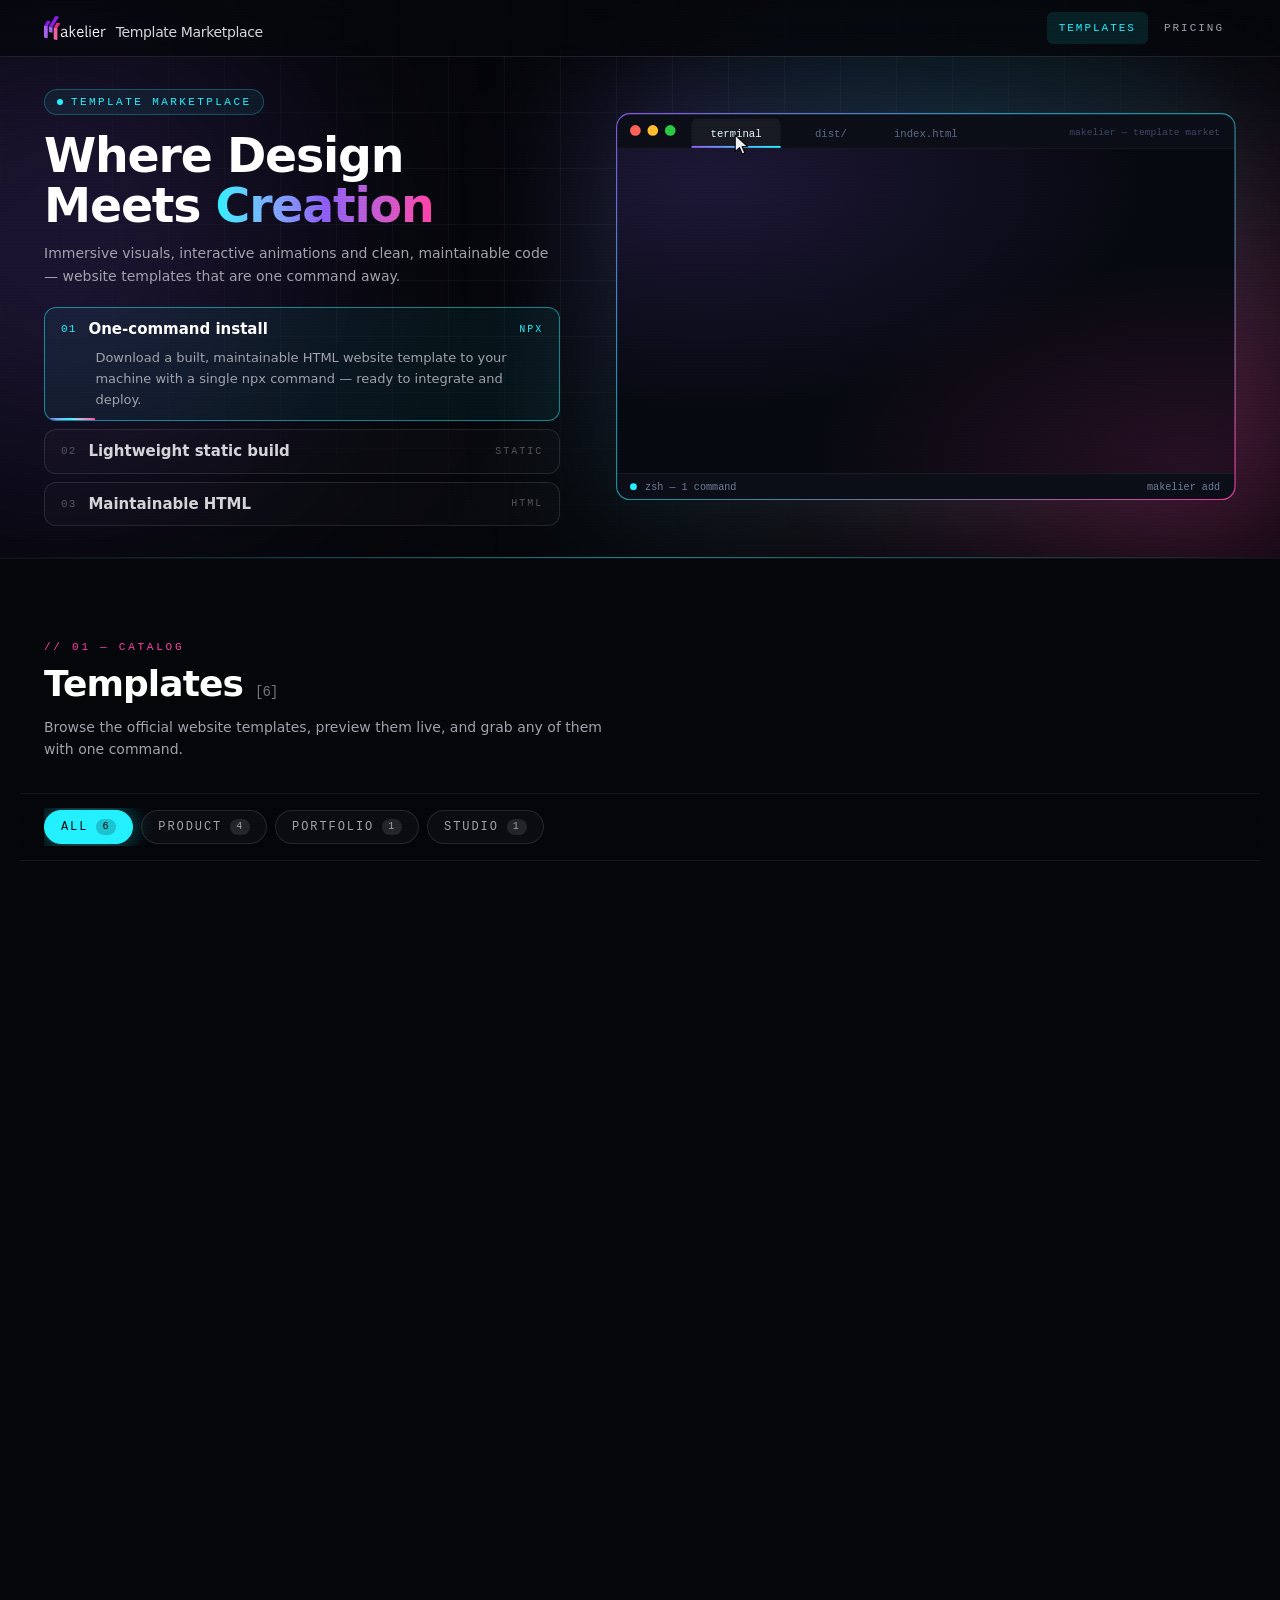
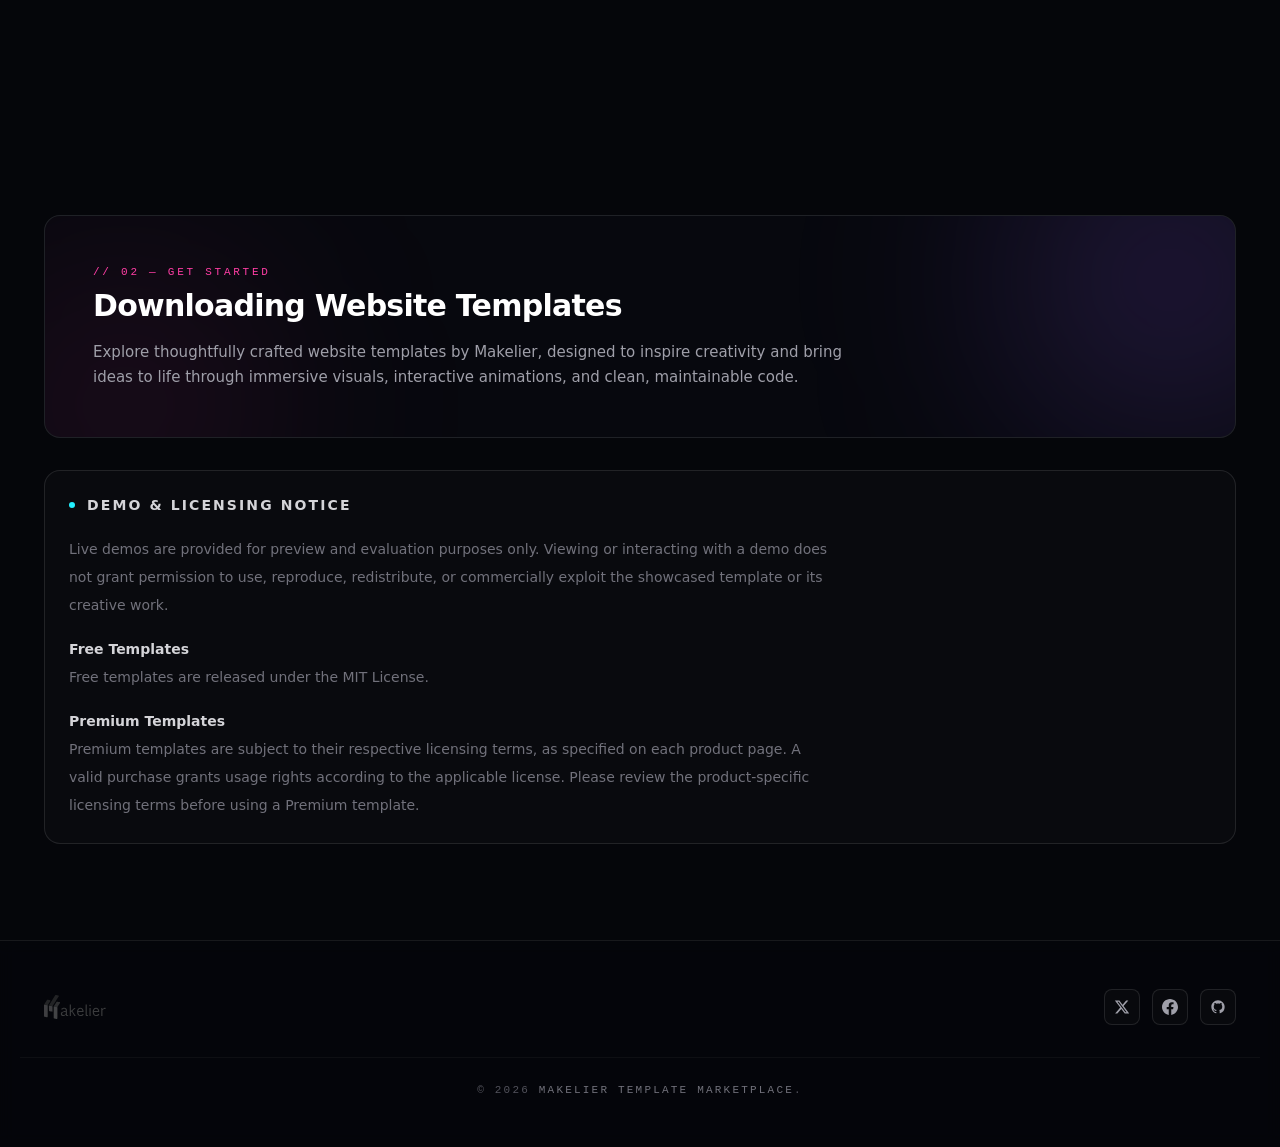
<file: index.html>
<!DOCTYPE html>
<html lang="en-US">
    <head>
        <meta charset="UTF-8">
        <meta name="viewport" content="width=device-width, initial-scale=1">
        <meta name="description" content="Where Design Meets Creation.">
        <title>Makelier Template Marketplace</title>
        <link rel="stylesheet" href="./assets/home-CZGFvpOu.css">
        <link rel="stylesheet" href="./assets/preload-helper-fKOXsXaS.css">
    </head>
    <body class="mkl-page mkl-page--home">
        <div
            class="mkl-catalog-root mkl:relative mkl:min-h-screen mkl:overflow-x-clip mkl:bg-ink-950 mkl:font-sans mkl:text-zinc-300">
            <div
                aria-hidden="true"
                class="mkl:pointer-events-none mkl:fixed mkl:inset-0 mkl:z-[70] mkl:opacity-[.06] mkl:mix-blend-overlay mkl:bg-[repeating-linear-gradient(0deg,#fff_0,#fff_1px,transparent_1px,transparent_3px)]"></div>
            <nav
                data-component="site-nav"
                data-site-nav="true"
                data-open="false"
                class="mkl:group/nav mkl:fixed mkl:inset-x-0 mkl:top-0 mkl:z-50 mkl:border-b mkl:border-white/[0.06]">
                <div
                    aria-hidden="true"
                    class="mkl:pointer-events-none mkl:absolute mkl:inset-0 mkl:-z-10 mkl:bg-ink-950/70 mkl:backdrop-blur-xl"></div>
                <div
                    class="mkl:mx-auto mkl:flex mkl:h-14 mkl:w-full mkl:max-w-[1240px] mkl:items-center mkl:justify-between mkl:px-6">
                    <a
                        href="./"
                        class="mkl:inline-flex mkl:items-center mkl:gap-2.5 mkl:text-zinc-100 mkl:transition-opacity mkl:hover:opacity-80"
                        title="Makelier Template Marketplace">
                        <svg
                            data-component="logo"
                            class="mkl:h-6 mkl:w-auto mkl:shrink-0"
                            xmlns="http://www.w3.org/2000/svg"
                            height="24"
                            viewBox="0 0 2645 1029">
                            <path
                                fill-rule="evenodd"
                                fill="currentColor"
                                d="M2634.275,605.662 C2627.975,603.984 2619.993,603.142 2610.337,603.142 C2582.407,603.142 2559.203,609.442 2540.728,622.041 C2522.248,634.640 2510.382,647.032 2505.136,659.208 L2505.136,897.327 L2455.370,897.327 L2455.370,604.087 C2454.947,576.1000 2454.317,561.359 2453.480,557.156 L2500.411,557.156 C2501.878,562.619 2502.980,569.913 2503.718,579.047 C2504.452,588.181 2504.821,600.101 2504.821,614.796 C2520.988,595.480 2539.940,580.149 2561.673,568.810 C2583.406,557.471 2606.030,551.802 2629.550,551.802 C2632.276,551.802 2635.165,552.013 2638.212,552.432 C2641.253,552.855 2643.512,553.273 2644.984,553.692 L2634.275,605.662 ZM2235.833,861.421 C2257.458,861.421 2276.357,856.908 2292.529,847.877 C2308.696,838.851 2323.603,825.410 2337.255,807.560 L2373.162,836.538 C2358.250,856.278 2340.139,872.287 2318.829,884.571 C2297.514,896.855 2269.639,902.997 2235.204,902.997 C2190.684,902.997 2154.885,887.199 2127.798,855.594 C2100.710,823.993 2087.166,779.424 2087.166,721.887 C2087.166,671.703 2099.450,630.811 2124.018,599.205 C2148.586,567.605 2184.596,551.802 2232.054,551.802 C2272.159,551.802 2303.868,562.826 2327.176,584.874 C2350.484,606.922 2363.604,637.686 2366.547,677.161 C2367.807,692.073 2368.122,707.714 2367.492,724.092 L2139.452,724.092 C2139.452,761.682 2148.059,793.967 2165.279,820.946 C2182.495,847.931 2206.014,861.421 2235.833,861.421 ZM2316.782,690.075 C2315.940,662.987 2309.222,639.679 2296.623,620.151 C2284.024,600.623 2262.291,590.859 2231.424,590.859 C2201.816,590.859 2179.453,600.992 2164.335,621.253 C2149.216,641.520 2141.130,664.459 2140.082,690.075 L2316.782,690.075 ZM1974.721,477.153 C1966.738,477.153 1959.759,474.269 1953.775,468.491 C1947.790,462.719 1944.798,455.528 1944.798,446.916 C1944.798,439.356 1947.525,432.427 1952.988,426.128 C1958.445,419.828 1965.690,416.678 1974.721,416.678 C1983.540,416.678 1990.627,419.828 1995.981,426.128 C2001.336,432.427 2004.013,439.356 2004.013,446.916 C2004.013,455.528 2001.070,462.719 1995.194,468.491 C1989.313,474.269 1982.487,477.153 1974.721,477.153 ZM1865.740,898.115 C1860.700,899.478 1855.661,900.526 1850.621,901.265 C1845.582,901.998 1840.857,902.367 1836.447,902.367 C1820.069,902.367 1807.312,897.121 1798.178,886.618 C1789.044,876.121 1784.477,860.476 1784.477,839.687 L1784.477,403.764 L1834.243,403.764 L1834.243,827.718 C1834.243,840.529 1836.762,849.245 1841.802,853.861 C1846.842,858.482 1855.661,860.791 1868.260,860.791 C1869.938,860.791 1872.404,860.687 1875.662,860.476 C1878.915,860.269 1882.222,859.954 1885.583,859.531 L1892.828,888.508 C1889.048,890.191 1884.845,891.870 1880.229,893.548 C1875.608,895.231 1870.780,896.752 1865.740,898.115 ZM1564.626,861.421 C1586.250,861.421 1605.149,856.908 1621.321,847.877 C1637.488,838.851 1652.395,825.410 1666.047,807.560 L1701.954,836.538 C1687.042,856.278 1668.931,872.287 1647.621,884.571 C1626.306,896.855 1598.431,902.997 1563.996,902.997 C1519.476,902.997 1483.677,887.199 1456.590,855.594 C1429.502,823.993 1415.958,779.424 1415.958,721.887 C1415.958,671.703 1428.242,630.811 1452.810,599.205 C1477.378,567.605 1513.388,551.802 1560.846,551.802 C1600.951,551.802 1632.660,562.826 1655.968,584.874 C1679.276,606.922 1692.396,637.686 1695.339,677.161 C1696.599,692.073 1696.914,707.714 1696.284,724.092 L1468.244,724.092 C1468.244,761.682 1476.851,793.967 1494.072,820.946 C1511.287,847.931 1534.806,861.421 1564.626,861.421 ZM1645.574,690.075 C1644.732,662.987 1638.014,639.679 1625.415,620.151 C1612.816,600.623 1591.083,590.859 1560.216,590.859 C1530.608,590.859 1508.245,600.992 1493.127,621.253 C1478.008,641.520 1469.922,664.459 1468.874,690.075 L1645.574,690.075 ZM1302.883,897.327 L1188.233,705.509 L1153.585,735.116 L1153.585,897.327 L1103.820,897.327 L1103.820,403.764 L1153.585,403.764 L1153.585,688.500 L1295.008,557.156 L1355.483,557.156 L1218.155,681.256 L1361.783,897.327 L1302.883,897.327 ZM986.650,902.997 C975.099,902.997 964.651,898.637 955.310,889.926 C945.964,881.215 940.240,866.145 938.144,844.727 L936.254,844.727 C918.822,864.049 899.766,878.587 879.086,888.351 C858.401,898.115 836.299,902.997 812.784,902.997 C784.644,902.997 762.335,895.595 745.853,880.791 C729.366,865.988 721.127,844.624 721.127,816.694 C721.127,786.880 730.576,762.519 749.475,743.621 C768.373,724.722 793.778,710.972 825.698,702.359 C857.614,693.751 893.521,689.445 933.419,689.445 L933.419,662.987 C933.419,635.063 927.484,616.056 915.623,605.977 C903.758,595.898 888.270,590.859 869.165,590.859 C845.015,590.859 823.700,595.849 805.225,605.820 C786.745,615.796 773.305,624.669 764.909,632.435 L738.766,598.733 C749.475,587.605 766.902,576.1000 791.051,566.921 C815.196,556.841 841.654,551.802 870.425,551.802 C904.648,551.802 931.948,560.518 952.318,577.945 C972.894,595.376 983.185,619.629 983.185,650.703 L983.185,802.206 C983.185,828.033 985.282,844.781 989.484,852.444 C993.682,860.111 1001.138,863.940 1011.848,863.940 C1018.984,863.940 1026.228,863.207 1033.581,861.735 L1041.455,884.729 C1035.786,890.191 1027.754,894.601 1017.360,897.957 C1006.965,901.314 996.729,902.997 986.650,902.997 ZM933.419,717.163 C886.173,717.793 848.111,725.775 819.241,741.101 C790.367,756.431 775.933,778.479 775.933,807.245 C775.933,825.095 780.815,838.221 790.579,846.617 C800.343,855.018 813.621,859.216 830.423,859.216 C851.418,859.216 871.788,854.491 891.528,845.042 C911.263,835.593 925.230,826.882 933.419,818.899 L933.419,717.163 ZM1999.604,897.327 L1949.838,897.327 L1949.838,557.156 L1999.604,557.156 L1999.604,897.327 Z"></path>
                            <path
                                fill-rule="evenodd"
                                stroke-width="0px"
                                stroke-linecap="butt"
                                stroke-linejoin="miter"
                                fill="rgb(130, 31, 225)"
                                d="M0.756,417.115 L126.853,215.074 C126.853,215.074 133.839,202.717 160.376,207.380 C162.193,207.554 260.369,225.499 260.369,225.499 C260.369,225.499 280.713,235.756 269.485,263.868 C269.469,264.178 159.327,441.260 159.327,441.260 L0.756,417.115 "></path>
                            <path
                                fill-rule="evenodd"
                                stroke-width="0px"
                                stroke-linecap="butt"
                                stroke-linejoin="miter"
                                fill="rgb(168, 96, 235)"
                                d="M0.756,417.115 L1.301,908.302 C1.301,908.302 1.769,924.969 20.705,927.881 C21.507,928.177 136.252,948.819 136.252,948.819 C136.252,948.819 159.633,950.320 159.452,909.422 C159.722,907.855 159.327,441.260 159.327,441.260 L0.756,417.115 Z"></path>
                            <path
                                fill-rule="evenodd"
                                stroke-width="0px"
                                stroke-linecap="butt"
                                stroke-linejoin="miter"
                                fill="rgb(168, 96, 235)"
                                d="M207.586,454.287 L214.813,680.487 C214.813,680.487 217.021,694.510 243.508,699.455 C245.271,699.930 343.500,717.574 343.500,717.574 C343.500,717.574 366.149,715.108 365.493,684.843 C365.588,684.547 364.548,487.319 364.548,487.319 L207.586,454.287 "></path>
                            <path
                                fill-rule="evenodd"
                                stroke-width="0px"
                                stroke-linecap="butt"
                                stroke-linejoin="miter"
                                fill="rgb(130, 31, 225)"
                                d="M207.586,454.287 L480.355,12.626 C480.355,12.626 486.639,-2.818 505.392,1.100 C506.248,1.104 620.940,22.037 620.940,22.037 C620.940,22.037 643.362,28.837 628.848,67.072 C628.552,68.634 364.548,487.319 364.548,487.319 L207.586,454.287 Z"></path>
                            <path
                                fill-rule="evenodd"
                                stroke-width="0px"
                                stroke-linecap="butt"
                                stroke-linejoin="miter"
                                fill="rgb(219, 45, 122)"
                                d="M416.420,496.788 L542.517,294.747 C542.517,294.747 549.502,282.390 576.040,287.053 C577.857,287.227 676.033,305.172 676.033,305.172 C676.033,305.172 696.377,315.428 685.148,343.540 C685.133,343.850 574.991,520.932 574.991,520.932 L416.420,496.788 "></path>
                            <path
                                fill-rule="evenodd"
                                stroke-width="0px"
                                stroke-linecap="butt"
                                stroke-linejoin="miter"
                                fill="rgb(235, 96, 158)"
                                d="M416.420,496.788 L416.965,987.974 C416.965,987.974 417.433,1004.642 436.368,1007.554 C437.171,1007.849 551.916,1028.491 551.916,1028.491 C551.916,1028.491 575.297,1029.992 575.116,989.094 C575.386,987.527 574.991,520.932 574.991,520.932 L416.420,496.788 Z"></path>
                        </svg>
                        <span
                            class="mkl:pt-2 mkl:whitespace-nowrap mkl:font-sans mkl:text-xs mkl:font-medium mkl:tracking-tight mkl:text-zinc-300 mkl:sm:text-sm">Template Marketplace</span>
                    </a>
                    <div
                        class="mkl:hidden mkl:items-center mkl:gap-1 mkl:font-mono mkl:text-[11px] mkl:uppercase mkl:tracking-[.18em] mkl:md:flex"><a
                        href="./"
                        aria-current="page"
                        class="mkl:rounded-md mkl:bg-neon-cyan/10 mkl:px-2.5 mkl:py-2 mkl:text-neon-cyan mkl:transition-colors mkl:hover:text-neon-cyan mkl:sm:px-3">Templates</a><a
                        href="./pricing.html"
                        class="mkl:rounded-md mkl:px-2.5 mkl:py-2 mkl:text-zinc-400 mkl:transition-colors mkl:hover:text-neon-cyan mkl:sm:px-3">Pricing</a></div>
                    <button
                        type="button"
                        data-nav-toggle="true"
                        data-label-open="Open menu"
                        data-label-close="Close menu"
                        aria-label="Open menu"
                        aria-expanded="false"
                        aria-controls="mkl-site-nav-panel"
                        class="mkl:-mr-2 mkl:inline-flex mkl:size-11 mkl:cursor-pointer mkl:items-center mkl:justify-center mkl:rounded-md mkl:text-zinc-200 mkl:transition-colors mkl:hover:text-neon-cyan mkl:focus-visible:outline-2 mkl:focus-visible:outline-neon-cyan mkl:md:hidden mkl:group-data-[open=true]/nav:text-neon-cyan"><span aria-hidden="true" class="mkl:relative mkl:block mkl:h-4 mkl:w-5"><span
                        class="mkl:absolute mkl:left-0 mkl:h-0.5 mkl:w-full mkl:rounded-full mkl:bg-current mkl:transition-all mkl:duration-300 mkl:top-0 mkl:group-data-[open=true]/nav:translate-y-[7px] mkl:group-data-[open=true]/nav:rotate-45"></span><span
                        class="mkl:absolute mkl:left-0 mkl:h-0.5 mkl:w-full mkl:rounded-full mkl:bg-current mkl:transition-all mkl:duration-300 mkl:top-[7px] mkl:group-data-[open=true]/nav:scale-x-0 mkl:group-data-[open=true]/nav:opacity-0"></span><span
                        class="mkl:absolute mkl:left-0 mkl:h-0.5 mkl:w-full mkl:rounded-full mkl:bg-current mkl:transition-all mkl:duration-300 mkl:top-[14px] mkl:group-data-[open=true]/nav:-translate-y-[7px] mkl:group-data-[open=true]/nav:-rotate-45"></span></span></button>
                </div>
                <div
                    id="mkl-site-nav-panel"
                    data-nav-panel="true"
                    class="mkl:invisible mkl:fixed mkl:inset-x-0 mkl:bottom-0 mkl:top-14 mkl:z-40 mkl:-translate-y-2 mkl:overflow-y-auto mkl:overscroll-contain mkl:bg-ink-950/95 mkl:opacity-0 mkl:backdrop-blur-2xl mkl:transition-[opacity,translate,visibility] mkl:duration-300 mkl:md:hidden mkl:group-data-[open=true]/nav:visible mkl:group-data-[open=true]/nav:translate-y-0 mkl:group-data-[open=true]/nav:opacity-100">
                    <ul
                        data-nav-list="true"
                        class="mkl:mx-auto mkl:w-full mkl:max-w-[1240px] mkl:border-t mkl:border-white/[0.04]">
                        <li><a
                            href="./"
                            aria-current="page"
                            class="mkl:flex mkl:items-center mkl:gap-4 mkl:border-b mkl:border-white/[0.06] mkl:px-6 mkl:py-5 mkl:font-mono mkl:text-sm mkl:uppercase mkl:tracking-[.18em] mkl:transition-colors mkl:active:bg-white/[0.06] mkl:focus-visible:outline-2 mkl:focus-visible:-outline-offset-2 mkl:focus-visible:outline-neon-cyan mkl:bg-neon-cyan/[0.07] mkl:text-neon-cyan"><span class="mkl:text-[11px] mkl:tracking-widest mkl:text-neon-cyan">01</span><span>Templates</span><span aria-hidden="true" class="mkl:ml-auto mkl:text-zinc-600">→</span></a></li>
                        <li><a
                            href="./pricing.html"
                            class="mkl:flex mkl:items-center mkl:gap-4 mkl:border-b mkl:border-white/[0.06] mkl:px-6 mkl:py-5 mkl:font-mono mkl:text-sm mkl:uppercase mkl:tracking-[.18em] mkl:transition-colors mkl:active:bg-white/[0.06] mkl:focus-visible:outline-2 mkl:focus-visible:-outline-offset-2 mkl:focus-visible:outline-neon-cyan mkl:text-zinc-300 mkl:hover:text-neon-cyan"><span class="mkl:text-[11px] mkl:tracking-widest mkl:text-zinc-600">02</span><span>Pricing</span><span aria-hidden="true" class="mkl:ml-auto mkl:text-zinc-600">→</span></a></li>
                    </ul>
                </div>
            </nav>
            <header
                data-component="hero-demo"
                id="mkl-hero"
                class="mkl:relative mkl:isolate mkl:flex mkl:min-h-[max(50svh,520px)] mkl:items-center mkl:overflow-hidden mkl:border-b mkl:border-white/[0.06] mkl:pt-14">
                <div aria-hidden="true" class="mkl:pointer-events-none mkl:absolute mkl:inset-0 mkl:-z-10">
                    <div
                        class="mkl:absolute mkl:inset-0 mkl:bg-[linear-gradient(rgba(255,255,255,.04)_1px,transparent_1px),linear-gradient(90deg,rgba(255,255,255,.04)_1px,transparent_1px)] mkl:bg-[size:56px_56px] mkl:[mask-image:radial-gradient(ellipse_75%_85%_at_50%_35%,#000_25%,transparent_80%)]"></div>
                    <div
                        class="mkl:absolute mkl:inset-0 mkl:bg-[radial-gradient(520px_circle_at_var(--mx,72%)_var(--my,38%),rgba(34,240,255,.10),transparent_65%)]"></div>
                    <div
                        class="mkl:absolute mkl:-left-40 mkl:top-6 mkl:size-[440px] mkl:rounded-full mkl:bg-neon-violet/20 mkl:blur-[130px]"></div>
                    <div
                        class="mkl:absolute mkl:-right-32 mkl:top-1/3 mkl:size-[400px] mkl:rounded-full mkl:bg-neon-pink/15 mkl:blur-[130px]"></div>
                    <div
                        class="mkl:absolute mkl:inset-x-0 mkl:bottom-0 mkl:h-px mkl:bg-linear-to-r mkl:from-transparent mkl:via-neon-cyan/50 mkl:to-transparent"></div>
                </div>
                <div
                    class="mkl:mx-auto mkl:grid mkl:w-full mkl:max-w-[1240px] mkl:items-center mkl:gap-10 mkl:px-6 mkl:py-8 mkl:lg:grid-cols-[minmax(0,5fr)_minmax(0,6fr)] mkl:lg:gap-14">
                    <div>
                        <p
                            data-hero-in="true"
                            class="mkl:mb-4 mkl:inline-flex mkl:items-center mkl:gap-2 mkl:rounded-full mkl:border mkl:border-neon-cyan/25 mkl:bg-neon-cyan/[0.06] mkl:px-3 mkl:py-1 mkl:font-mono mkl:text-[11px] mkl:uppercase mkl:tracking-[.22em] mkl:text-neon-cyan"><span class="mkl:size-1.5 mkl:animate-pulse-dot mkl:rounded-full mkl:bg-neon-cyan"></span>Template Marketplace</p>
                        <h1
                            data-hero-in="true"
                            class="mkl:text-[clamp(2rem,3.7vw,3.2rem)] mkl:font-extrabold mkl:leading-[1.04] mkl:tracking-tight mkl:text-white"><span><span class="mkl:sr-only">Makelier Template Marketplace — </span>Where Design Meets <span
                            class="mkl-glitch mkl:bg-linear-to-r mkl:from-neon-cyan mkl:via-neon-violet mkl:to-neon-pink mkl:bg-clip-text mkl:text-transparent"
                            data-text="Creation">Creation</span></span></h1>
                        <p
                            data-hero-in="true"
                            class="mkl:mt-3 mkl:max-w-[34rem] mkl:text-sm mkl:leading-relaxed mkl:text-zinc-400">Immersive visuals, interactive animations and clean, maintainable code — website templates that are one command away.</p>
                        <div data-hero-features="true" role="tablist" class="mkl:mt-5 mkl:flex mkl:flex-col mkl:gap-2">
                            <button
                                type="button"
                                role="tab"
                                data-hero-in="true"
                                data-feature="get"
                                aria-selected="true"
                                aria-controls="mkl-win"
                                tabindex="0"
                                class="mkl:group mkl:relative mkl:cursor-pointer mkl:overflow-hidden mkl:rounded-xl mkl:border mkl:border-white/10 mkl:bg-white/[0.02] mkl:px-4 mkl:py-2.5 mkl:text-left mkl:transition-colors mkl:duration-300 mkl:hover:border-white/25 mkl:focus-visible:outline-2 mkl:focus-visible:outline-offset-2 mkl:focus-visible:outline-neon-cyan mkl:aria-selected:border-neon-cyan/50 mkl:aria-selected:bg-neon-cyan/[0.06]"><span class="mkl:flex mkl:items-center mkl:gap-3"><span
                                class="mkl:font-mono mkl:text-[11px] mkl:tracking-widest mkl:text-zinc-600 mkl:transition-colors mkl:group-aria-selected:text-neon-cyan">01</span><span
                                class="mkl:text-[15px] mkl:font-semibold mkl:text-zinc-300 mkl:transition-colors mkl:group-aria-selected:text-white">One-command install</span><span
                                class="mkl:ml-auto mkl:font-mono mkl:text-[10px] mkl:uppercase mkl:tracking-[.2em] mkl:text-zinc-600 mkl:transition-colors mkl:group-aria-selected:text-neon-cyan">npx</span></span><span
                                class="mkl:grid mkl:grid-rows-[0fr] mkl:transition-[grid-template-rows] mkl:duration-500 mkl:ease-out mkl:group-aria-selected:grid-rows-[1fr]"><span class="mkl:overflow-hidden"><span
                                class="mkl:block mkl:pl-[2.15rem] mkl:pt-1.5 mkl:text-[13px] mkl:leading-relaxed mkl:text-zinc-400">Download a built, maintainable HTML website template to your machine with a single npx command — ready to integrate and deploy.</span></span></span><span
                                data-progress="true"
                                class="mkl:absolute mkl:inset-x-0 mkl:bottom-0 mkl:h-[2px] mkl:origin-left mkl:scale-x-0 mkl:bg-linear-to-r mkl:from-neon-violet mkl:via-neon-cyan mkl:to-neon-pink"></span></button>
                            <button
                                type="button"
                                role="tab"
                                data-hero-in="true"
                                data-feature="static"
                                aria-selected="false"
                                aria-controls="mkl-win"
                                tabindex="-1"
                                class="mkl:group mkl:relative mkl:cursor-pointer mkl:overflow-hidden mkl:rounded-xl mkl:border mkl:border-white/10 mkl:bg-white/[0.02] mkl:px-4 mkl:py-2.5 mkl:text-left mkl:transition-colors mkl:duration-300 mkl:hover:border-white/25 mkl:focus-visible:outline-2 mkl:focus-visible:outline-offset-2 mkl:focus-visible:outline-neon-cyan mkl:aria-selected:border-neon-cyan/50 mkl:aria-selected:bg-neon-cyan/[0.06]"><span class="mkl:flex mkl:items-center mkl:gap-3"><span
                                class="mkl:font-mono mkl:text-[11px] mkl:tracking-widest mkl:text-zinc-600 mkl:transition-colors mkl:group-aria-selected:text-neon-cyan">02</span><span
                                class="mkl:text-[15px] mkl:font-semibold mkl:text-zinc-300 mkl:transition-colors mkl:group-aria-selected:text-white">Lightweight static build</span><span
                                class="mkl:ml-auto mkl:font-mono mkl:text-[10px] mkl:uppercase mkl:tracking-[.2em] mkl:text-zinc-600 mkl:transition-colors mkl:group-aria-selected:text-neon-cyan">static</span></span><span
                                class="mkl:grid mkl:grid-rows-[0fr] mkl:transition-[grid-template-rows] mkl:duration-500 mkl:ease-out mkl:group-aria-selected:grid-rows-[1fr]"><span class="mkl:overflow-hidden"><span
                                class="mkl:block mkl:pl-[2.15rem] mkl:pt-1.5 mkl:text-[13px] mkl:leading-relaxed mkl:text-zinc-400">Pages and their assets ship as standalone static files. No runtime framework required.</span></span></span><span
                                data-progress="true"
                                class="mkl:absolute mkl:inset-x-0 mkl:bottom-0 mkl:h-[2px] mkl:origin-left mkl:scale-x-0 mkl:bg-linear-to-r mkl:from-neon-violet mkl:via-neon-cyan mkl:to-neon-pink"></span></button>
                            <button
                                type="button"
                                role="tab"
                                data-hero-in="true"
                                data-feature="html"
                                aria-selected="false"
                                aria-controls="mkl-win"
                                tabindex="-1"
                                class="mkl:group mkl:relative mkl:cursor-pointer mkl:overflow-hidden mkl:rounded-xl mkl:border mkl:border-white/10 mkl:bg-white/[0.02] mkl:px-4 mkl:py-2.5 mkl:text-left mkl:transition-colors mkl:duration-300 mkl:hover:border-white/25 mkl:focus-visible:outline-2 mkl:focus-visible:outline-offset-2 mkl:focus-visible:outline-neon-cyan mkl:aria-selected:border-neon-cyan/50 mkl:aria-selected:bg-neon-cyan/[0.06]"><span class="mkl:flex mkl:items-center mkl:gap-3"><span
                                class="mkl:font-mono mkl:text-[11px] mkl:tracking-widest mkl:text-zinc-600 mkl:transition-colors mkl:group-aria-selected:text-neon-cyan">03</span><span
                                class="mkl:text-[15px] mkl:font-semibold mkl:text-zinc-300 mkl:transition-colors mkl:group-aria-selected:text-white">Maintainable HTML</span><span
                                class="mkl:ml-auto mkl:font-mono mkl:text-[10px] mkl:uppercase mkl:tracking-[.2em] mkl:text-zinc-600 mkl:transition-colors mkl:group-aria-selected:text-neon-cyan">html</span></span><span
                                class="mkl:grid mkl:grid-rows-[0fr] mkl:transition-[grid-template-rows] mkl:duration-500 mkl:ease-out mkl:group-aria-selected:grid-rows-[1fr]"><span class="mkl:overflow-hidden"><span
                                class="mkl:block mkl:pl-[2.15rem] mkl:pt-1.5 mkl:text-[13px] mkl:leading-relaxed mkl:text-zinc-400">Clear, readable structure that is easy to build on. Deploy through a CDN, Nginx, or any static host.</span></span></span><span
                                data-progress="true"
                                class="mkl:absolute mkl:inset-x-0 mkl:bottom-0 mkl:h-[2px] mkl:origin-left mkl:scale-x-0 mkl:bg-linear-to-r mkl:from-neon-violet mkl:via-neon-cyan mkl:to-neon-pink"></span></button>
                        </div>
                    </div>
                    <div id="mkl-win-wrap" class="mkl:relative">
                        <div
                            aria-hidden="true"
                            class="mkl:absolute mkl:-inset-6 mkl:-z-10 mkl:rounded-[2rem] mkl:bg-linear-to-br mkl:from-neon-violet/25 mkl:via-neon-cyan/10 mkl:to-neon-pink/25 mkl:blur-3xl"></div>
                        <div id="mkl-win-tilt" class="mkl:animate-float">
                            <svg
                                id="mkl-win"
                                class="mkl:block mkl:h-auto mkl:w-full mkl:overflow-visible"
                                viewBox="0 0 640 400"
                                role="img">
                                <defs>
                                    <linearGradient id="mkl-g-border" x1="0" y1="0" x2="1" y2="1">
                                        <stop offset="0" stop-color="#8b5cf6" stop-opacity=".9"></stop>
                                        <stop offset=".45" stop-color="#22f0ff" stop-opacity=".55"></stop>
                                        <stop offset="1" stop-color="#ff3ea5" stop-opacity=".9"></stop>
                                    </linearGradient>
                                    <linearGradient id="mkl-g-bar" x1="0" y1="0" x2="1" y2="0">
                                        <stop offset="0" stop-color="#8b5cf6"></stop>
                                        <stop offset="1" stop-color="#22f0ff"></stop>
                                    </linearGradient>
                                    <radialGradient id="mkl-g-glow-a" cx=".15" cy=".1" r=".7">
                                        <stop offset="0" stop-color="#8b5cf6" stop-opacity=".16"></stop>
                                        <stop offset="1" stop-color="#8b5cf6" stop-opacity="0"></stop>
                                    </radialGradient>
                                    <radialGradient id="mkl-g-glow-b" cx=".92" cy=".95" r=".6">
                                        <stop offset="0" stop-color="#ff3ea5" stop-opacity=".12"></stop>
                                        <stop offset="1" stop-color="#ff3ea5" stop-opacity="0"></stop>
                                    </radialGradient>
                                    <clipPath id="mkl-win-round">
                                        <rect x="0" y="0" width="640" height="400" rx="14"></rect>
                                    </clipPath>
                                    <clipPath id="mkl-win-content">
                                        <rect x="0" y="37" width="640" height="335"></rect>
                                    </clipPath>
                                </defs>
                                <rect x=".6" y=".6" width="638.8" height="398.8" rx="14" fill="#070910"></rect>
                                <g clip-path="url(#mkl-win-round)">
                                    <rect x="0" y="37" width="640" height="335" fill="url(#mkl-g-glow-a)"></rect>
                                    <rect x="0" y="37" width="640" height="335" fill="url(#mkl-g-glow-b)"></rect>
                                    <g clip-path="url(#mkl-win-content)">
                                        <g data-scene="get" opacity="0"></g>
                                        <g data-scene="static" opacity="0"></g>
                                        <g data-scene="html" opacity="0">
                                            <rect x="0" y="37" width="44" height="335" fill="#090c13"></rect>
                                            <line
                                                x1="44.5"
                                                y1="37"
                                                x2="44.5"
                                                y2="372"
                                                stroke="#ffffff"
                                                stroke-opacity=".05"></line>
                                            <g data-scroll="true"></g>
                                        </g>
                                    </g>
                                    <rect x="0" y="0" width="640" height="36" fill="#0b0e16"></rect>
                                    <line x1="0" y1="36.5" x2="640" y2="36.5" stroke="#ffffff" stroke-opacity=".07"></line>
                                    <circle cx="20" cy="18" r="5.5" fill="#ff5f57"></circle>
                                    <circle cx="38" cy="18" r="5.5" fill="#febc2e"></circle>
                                    <circle cx="56" cy="18" r="5.5" fill="#28c840"></circle>
                                    <rect
                                        id="mkl-tabhl"
                                        x="78"
                                        y="6"
                                        width="92"
                                        height="30"
                                        rx="6"
                                        fill="#ffffff"
                                        fill-opacity=".05"></rect>
                                    <rect id="mkl-tabline" x="78" y="34" width="92" height="2" fill="url(#mkl-g-bar)"></rect>
                                    <g
                                        font-family="ui-monospace, 'JetBrains Mono', 'SF Mono', Menlo, Consolas, monospace"
                                        font-size="11"
                                        text-anchor="middle">
                                        <text data-tab="get" x="124" y="25" fill="#5b6785">terminal</text>
                                        <text data-tab="static" x="222" y="25" fill="#5b6785">dist/</text>
                                        <text data-tab="html" x="320" y="25" fill="#5b6785">index.html</text>
                                    </g>
                                    <text
                                        x="624"
                                        y="23"
                                        text-anchor="end"
                                        fill="#3a4561"
                                        font-size="10"
                                        font-family="ui-monospace, 'JetBrains Mono', 'SF Mono', Menlo, Consolas, monospace">makelier — template market</text>
                                    <rect x="0" y="372" width="640" height="28" fill="#0b0e16"></rect>
                                    <line x1="0" y1="372.5" x2="640" y2="372.5" stroke="#ffffff" stroke-opacity=".07"></line>
                                    <circle id="mkl-status-dot" cx="18" cy="386" r="3.5" fill="#22f0ff"></circle>
                                    <text
                                        id="mkl-status-l"
                                        x="30"
                                        y="389.5"
                                        fill="#6d7a99"
                                        font-size="10.5"
                                        font-family="ui-monospace, 'JetBrains Mono', 'SF Mono', Menlo, Consolas, monospace">zsh</text>
                                    <text
                                        id="mkl-status-r"
                                        x="624"
                                        y="389.5"
                                        text-anchor="end"
                                        fill="#6d7a99"
                                        font-size="10.5"
                                        font-family="ui-monospace, 'JetBrains Mono', 'SF Mono', Menlo, Consolas, monospace">makelier</text>
                                    <g
                                        id="mkl-deploy"
                                        opacity="0"
                                        font-family="ui-monospace, 'JetBrains Mono', 'SF Mono', Menlo, Consolas, monospace"
                                        font-size="10">
                                        <text x="340" y="389.5" fill="#6d7a99">DEPLOY ▸</text>
                                        <g data-chip="cdn">
                                            <rect
                                                x="404"
                                                y="378"
                                                width="42"
                                                height="16"
                                                rx="8"
                                                fill="#22f0ff"
                                                fill-opacity="0"
                                                stroke="#22f0ff"
                                                stroke-opacity=".25"></rect>
                                            <text x="425" y="389.5" text-anchor="middle" fill="#8fa0c4">CDN</text>
                                        </g>
                                        <g data-chip="nginx">
                                            <rect
                                                x="452"
                                                y="378"
                                                width="52"
                                                height="16"
                                                rx="8"
                                                fill="#22f0ff"
                                                fill-opacity="0"
                                                stroke="#22f0ff"
                                                stroke-opacity=".25"></rect>
                                            <text x="478" y="389.5" text-anchor="middle" fill="#8fa0c4">Nginx</text>
                                        </g>
                                        <g data-chip="static">
                                            <rect
                                                x="510"
                                                y="378"
                                                width="108"
                                                height="16"
                                                rx="8"
                                                fill="#22f0ff"
                                                fill-opacity="0"
                                                stroke="#22f0ff"
                                                stroke-opacity=".25"></rect>
                                            <text x="564" y="389.5" text-anchor="middle" fill="#8fa0c4">Static hosting</text>
                                        </g>
                                    </g>
                                </g>
                                <rect
                                    x=".6"
                                    y=".6"
                                    width="638.8"
                                    height="398.8"
                                    rx="14"
                                    fill="none"
                                    stroke="url(#mkl-g-border)"
                                    stroke-width="1.2"></rect>
                                <circle
                                    id="mkl-ripple"
                                    cx="0"
                                    cy="0"
                                    r="0"
                                    fill="none"
                                    stroke="#22f0ff"
                                    stroke-width="1.5"
                                    opacity="0"></circle>
                                <g id="mkl-cursor" opacity="0">
                                    <path
                                        d="M0 0 L0 17 L4.4 12.9 L7.3 19.6 L10 18.4 L7.1 11.8 L12.8 11.8 Z"
                                        fill="#ffffff"
                                        stroke="#05060a"
                                        stroke-width="1.2"
                                        stroke-linejoin="round"></path>
                                </g>
                            </svg>
                        </div>
                    </div>
                </div>
            </header>
            <main id="top" class="mkl:relative">
                <section
                    data-component="template-catalog"
                    id="templates"
                    class="mkl:mx-auto mkl:w-full mkl:max-w-[1240px] mkl:scroll-mt-20 mkl:px-6 mkl:pb-24 mkl:pt-20">
                    <div class="mkl:mb-8">
                        <p class="mkl:font-mono mkl:text-[11px] mkl:uppercase mkl:tracking-[.25em] mkl:text-neon-pink">// 01 — Catalog</p>
                        <h2
                            class="mkl:mt-2 mkl:flex mkl:items-baseline mkl:gap-3 mkl:text-3xl mkl:font-bold mkl:tracking-tight mkl:text-white mkl:sm:text-4xl">Templates<span class="mkl:font-mono mkl:text-sm mkl:font-normal mkl:text-zinc-500" aria-live="polite">[<span id="mkl-shown">6</span>]</span></h2>
                        <p class="mkl:mt-3 mkl:max-w-xl mkl:text-sm mkl:leading-relaxed mkl:text-zinc-400">Browse the official website templates, preview them live, and grab any of them with one command.</p>
                    </div>
                    <div
                        class="mkl-catalog__filter-bar mkl:sticky mkl:top-14 mkl:z-30 mkl:mb-8 mkl:-mx-6 mkl:border-y mkl:border-white/[0.06] mkl:bg-ink-950/85 mkl:px-6 mkl:py-3.5 mkl:backdrop-blur-xl">
                        <div
                            id="mkl-filter"
                            role="group"
                            class="mkl:flex mkl:w-full mkl:items-center mkl:gap-2 mkl:overflow-x-auto mkl:py-0.5 mkl:[scrollbar-width:none] mkl:[&amp;::-webkit-scrollbar]:hidden">
                            <button
                                type="button"
                                data-filter="all"
                                aria-pressed="true"
                                class="mkl:group mkl:inline-flex mkl:shrink-0 mkl:cursor-pointer mkl:items-center mkl:gap-2 mkl:rounded-full mkl:border mkl:border-white/10 mkl:bg-white/[0.03] mkl:px-4 mkl:py-2 mkl:font-mono mkl:text-xs mkl:uppercase mkl:tracking-[.16em] mkl:text-zinc-400 mkl:transition-[color,background-color,border-color,box-shadow] mkl:duration-300 mkl:hover:border-white/20 mkl:hover:text-white mkl:focus-visible:outline-2 mkl:focus-visible:outline-offset-2 mkl:focus-visible:outline-neon-cyan mkl:aria-pressed:border-neon-cyan mkl:aria-pressed:bg-neon-cyan mkl:aria-pressed:text-ink-950 mkl:aria-pressed:shadow-[0_0_26px_-4px_rgba(34,240,255,.7)]">All<span
                                class="mkl:rounded-full mkl:bg-white/10 mkl:px-1.5 mkl:py-px mkl:text-[10px] mkl:group-aria-pressed:bg-ink-950/20">6</span></button>
                            <button
                                type="button"
                                data-filter="product"
                                aria-pressed="false"
                                class="mkl:group mkl:inline-flex mkl:shrink-0 mkl:cursor-pointer mkl:items-center mkl:gap-2 mkl:rounded-full mkl:border mkl:border-white/10 mkl:bg-white/[0.03] mkl:px-4 mkl:py-2 mkl:font-mono mkl:text-xs mkl:uppercase mkl:tracking-[.16em] mkl:text-zinc-400 mkl:transition-[color,background-color,border-color,box-shadow] mkl:duration-300 mkl:hover:border-white/20 mkl:hover:text-white mkl:focus-visible:outline-2 mkl:focus-visible:outline-offset-2 mkl:focus-visible:outline-neon-cyan mkl:aria-pressed:border-neon-cyan mkl:aria-pressed:bg-neon-cyan mkl:aria-pressed:text-ink-950 mkl:aria-pressed:shadow-[0_0_26px_-4px_rgba(34,240,255,.7)]">Product<span
                                class="mkl:rounded-full mkl:bg-white/10 mkl:px-1.5 mkl:py-px mkl:text-[10px] mkl:group-aria-pressed:bg-ink-950/20">4</span></button>
                            <button
                                type="button"
                                data-filter="portfolio"
                                aria-pressed="false"
                                class="mkl:group mkl:inline-flex mkl:shrink-0 mkl:cursor-pointer mkl:items-center mkl:gap-2 mkl:rounded-full mkl:border mkl:border-white/10 mkl:bg-white/[0.03] mkl:px-4 mkl:py-2 mkl:font-mono mkl:text-xs mkl:uppercase mkl:tracking-[.16em] mkl:text-zinc-400 mkl:transition-[color,background-color,border-color,box-shadow] mkl:duration-300 mkl:hover:border-white/20 mkl:hover:text-white mkl:focus-visible:outline-2 mkl:focus-visible:outline-offset-2 mkl:focus-visible:outline-neon-cyan mkl:aria-pressed:border-neon-cyan mkl:aria-pressed:bg-neon-cyan mkl:aria-pressed:text-ink-950 mkl:aria-pressed:shadow-[0_0_26px_-4px_rgba(34,240,255,.7)]">Portfolio<span
                                class="mkl:rounded-full mkl:bg-white/10 mkl:px-1.5 mkl:py-px mkl:text-[10px] mkl:group-aria-pressed:bg-ink-950/20">1</span></button>
                            <button
                                type="button"
                                data-filter="studio"
                                aria-pressed="false"
                                class="mkl:group mkl:inline-flex mkl:shrink-0 mkl:cursor-pointer mkl:items-center mkl:gap-2 mkl:rounded-full mkl:border mkl:border-white/10 mkl:bg-white/[0.03] mkl:px-4 mkl:py-2 mkl:font-mono mkl:text-xs mkl:uppercase mkl:tracking-[.16em] mkl:text-zinc-400 mkl:transition-[color,background-color,border-color,box-shadow] mkl:duration-300 mkl:hover:border-white/20 mkl:hover:text-white mkl:focus-visible:outline-2 mkl:focus-visible:outline-offset-2 mkl:focus-visible:outline-neon-cyan mkl:aria-pressed:border-neon-cyan mkl:aria-pressed:bg-neon-cyan mkl:aria-pressed:text-ink-950 mkl:aria-pressed:shadow-[0_0_26px_-4px_rgba(34,240,255,.7)]">Studio<span
                                class="mkl:rounded-full mkl:bg-white/10 mkl:px-1.5 mkl:py-px mkl:text-[10px] mkl:group-aria-pressed:bg-ink-950/20">1</span></button>
                        </div>
                    </div>
                    <div id="mkl-grid" class="mkl:grid mkl:gap-6 mkl:md:grid-cols-3">
                        <article
                            class="mkl-card categories-product mkl:group mkl:relative mkl:flex mkl:flex-col mkl:overflow-hidden mkl:rounded-2xl mkl:border mkl:border-white/10 mkl:bg-ink-900/70 mkl:transition-[border-color,box-shadow] mkl:duration-300 mkl:hover:border-neon-cyan/40 mkl:hover:shadow-[0_0_48px_-14px_rgba(34,240,255,.45)]"
                            data-category="product"
                            data-name="product-elegant">
                            <span
                                aria-hidden="true"
                                class="mkl:pointer-events-none mkl:absolute mkl:inset-0 mkl:z-10 mkl:opacity-0 mkl:transition-opacity mkl:duration-300 mkl:group-hover:opacity-100 mkl:bg-[radial-gradient(340px_circle_at_var(--mx,50%)_var(--my,0%),rgba(34,240,255,.10),transparent_60%)]"></span>
                            <a
                                class="mkl:group/preview mkl:relative mkl:block mkl:aspect-video mkl:overflow-hidden mkl:border-b mkl:border-white/10 mkl:bg-[linear-gradient(135deg,var(--from),var(--to))]"
                                href="https://uiux.cc/Makelier/sites/product-elegant/dist/home.html"
                                target="_blank"
                                rel="noopener"
                                title="Elegant Product"
                                style="--from:#ede9fe;--to:#ddd6fe;">
                                <img
                                    class="mkl:absolute mkl:inset-0 mkl:size-full mkl:object-cover mkl:opacity-90 mkl:saturate-[.9] mkl:transition mkl:duration-700 mkl:group-hover/preview:scale-[1.05] mkl:group-hover/preview:opacity-100 mkl:group-hover/preview:saturate-100"
                                    src="./assets/images/preview/product-elegant.png"
                                    alt="Elegant Product"
                                    loading="lazy">
                                <span
                                    aria-hidden="true"
                                    class="mkl:absolute mkl:inset-0 mkl:bg-linear-to-t mkl:from-ink-950/70 mkl:via-transparent mkl:to-transparent"></span>
                                <span
                                    class="mkl:absolute mkl:left-3 mkl:top-3 mkl:rounded-md mkl:border mkl:border-neon-cyan/30 mkl:bg-ink-950/70 mkl:px-2 mkl:py-1 mkl:font-mono mkl:text-[10px] mkl:uppercase mkl:tracking-[.2em] mkl:text-neon-cyan mkl:backdrop-blur">Product</span>
                                <span
                                    class="mkl:absolute mkl:right-3 mkl:top-3 mkl:font-mono mkl:text-[11px] mkl:text-white/50">01</span>
                                <div
                                    aria-hidden="true"
                                    class="mkl:pointer-events-none mkl:absolute mkl:inset-0 mkl:flex mkl:items-center mkl:justify-center mkl:bg-ink-950/45 mkl:opacity-0 mkl:backdrop-blur-[2px] mkl:transition-all mkl:duration-300 mkl:group-hover/preview:opacity-100"><span
                                    class="mkl:inline-flex mkl:items-center mkl:gap-1.5 mkl:rounded-full mkl:border mkl:border-neon-cyan/60 mkl:bg-ink-950/85 mkl:px-4 mkl:py-2 mkl:font-mono mkl:text-xs mkl:uppercase mkl:tracking-[.18em] mkl:text-neon-cyan mkl:shadow-[0_0_24px_-4px_rgba(34,240,255,0.6)] mkl:backdrop-blur-md mkl:transition-transform mkl:duration-300 mkl:scale-95 mkl:group-hover/preview:scale-100">Live Preview <span aria-hidden="true">↗</span></span></div>
                            </a>
                            <div class="mkl:flex mkl:flex-1 mkl:flex-col mkl:gap-5 mkl:p-5">
                                <div>
                                    <h3 class="mkl:text-lg mkl:font-semibold mkl:tracking-tight mkl:text-white">Elegant Product</h3>
                                    <p class="mkl:mt-1.5 mkl:text-sm mkl:leading-relaxed mkl:text-zinc-400">An elegant product website template with refined layouts and sophisticated visual details.</p>
                                </div>
                                <div class="mkl:mt-auto">
                                    <div
                                        class="mkl:flex mkl:items-center mkl:gap-2 mkl:rounded-lg mkl:border mkl:border-white/10 mkl:bg-ink-950/80 mkl:py-1.5 mkl:pl-3 mkl:pr-1.5 mkl:font-mono mkl:text-[12px]">
                                        <span class="mkl:select-none mkl:text-neon-pink" aria-hidden="true">$</span>
                                        <code
                                            class="mkl:min-w-0 mkl:flex-1 mkl:overflow-x-auto mkl:whitespace-nowrap mkl:text-zinc-200 mkl:[scrollbar-width:none] mkl:[&amp;::-webkit-scrollbar]:hidden">npx makelier add product-elegant</code>
                                        <button
                                            type="button"
                                            data-copy="npx makelier add product-elegant"
                                            class="mkl:inline-flex mkl:shrink-0 mkl:cursor-pointer mkl:items-center mkl:gap-1.5 mkl:rounded-md mkl:border mkl:border-white/10 mkl:bg-white/[0.04] mkl:p-2 mkl:font-sans mkl:text-[11px] mkl:text-zinc-400 mkl:transition-colors mkl:hover:border-neon-cyan/50 mkl:hover:text-neon-cyan mkl:focus-visible:outline-2 mkl:focus-visible:outline-neon-cyan mkl:data-[copied=true]:border-neon-lime/60 mkl:data-[copied=true]:text-neon-lime">
                                            <svg
                                                class="mkl:size-3.5"
                                                viewBox="0 0 24 24"
                                                fill="none"
                                                stroke="currentColor"
                                                stroke-width="1.8"
                                                stroke-linecap="round"
                                                stroke-linejoin="round"
                                                aria-hidden="true">
                                                <rect x="9" y="9" width="12" height="12" rx="2"></rect>
                                                <path d="M5 15V5a2 2 0 0 1 2-2h10"></path>
                                            </svg>
                                            <span class="mkl-copy__label mkl:sr-only" data-label="Copy">Copy</span>
                                        </button>
                                    </div>
                                </div>
                            </div>
                        </article>
                        <article
                            class="mkl-card categories-portfolio mkl:group mkl:relative mkl:flex mkl:flex-col mkl:overflow-hidden mkl:rounded-2xl mkl:border mkl:border-white/10 mkl:bg-ink-900/70 mkl:transition-[border-color,box-shadow] mkl:duration-300 mkl:hover:border-neon-cyan/40 mkl:hover:shadow-[0_0_48px_-14px_rgba(34,240,255,.45)]"
                            data-category="portfolio"
                            data-name="portfolio-modern">
                            <span
                                aria-hidden="true"
                                class="mkl:pointer-events-none mkl:absolute mkl:inset-0 mkl:z-10 mkl:opacity-0 mkl:transition-opacity mkl:duration-300 mkl:group-hover:opacity-100 mkl:bg-[radial-gradient(340px_circle_at_var(--mx,50%)_var(--my,0%),rgba(34,240,255,.10),transparent_60%)]"></span>
                            <a
                                class="mkl:group/preview mkl:relative mkl:block mkl:aspect-video mkl:overflow-hidden mkl:border-b mkl:border-white/10 mkl:bg-[linear-gradient(135deg,var(--from),var(--to))]"
                                href="https://uiux.cc/Makelier/sites/portfolio-modern/dist/home.html"
                                target="_blank"
                                rel="noopener"
                                title="Modern Portfolio"
                                style="--from:#e0f2fe;--to:#bae6fd;">
                                <img
                                    class="mkl:absolute mkl:inset-0 mkl:size-full mkl:object-cover mkl:opacity-90 mkl:saturate-[.9] mkl:transition mkl:duration-700 mkl:group-hover/preview:scale-[1.05] mkl:group-hover/preview:opacity-100 mkl:group-hover/preview:saturate-100"
                                    src="./assets/images/preview/portfolio-modern.png"
                                    alt="Modern Portfolio"
                                    loading="lazy">
                                <span
                                    aria-hidden="true"
                                    class="mkl:absolute mkl:inset-0 mkl:bg-linear-to-t mkl:from-ink-950/70 mkl:via-transparent mkl:to-transparent"></span>
                                <span
                                    class="mkl:absolute mkl:left-3 mkl:top-3 mkl:rounded-md mkl:border mkl:border-neon-cyan/30 mkl:bg-ink-950/70 mkl:px-2 mkl:py-1 mkl:font-mono mkl:text-[10px] mkl:uppercase mkl:tracking-[.2em] mkl:text-neon-cyan mkl:backdrop-blur">Portfolio</span>
                                <span
                                    class="mkl:absolute mkl:right-3 mkl:top-3 mkl:font-mono mkl:text-[11px] mkl:text-white/50">02</span>
                                <div
                                    aria-hidden="true"
                                    class="mkl:pointer-events-none mkl:absolute mkl:inset-0 mkl:flex mkl:items-center mkl:justify-center mkl:bg-ink-950/45 mkl:opacity-0 mkl:backdrop-blur-[2px] mkl:transition-all mkl:duration-300 mkl:group-hover/preview:opacity-100"><span
                                    class="mkl:inline-flex mkl:items-center mkl:gap-1.5 mkl:rounded-full mkl:border mkl:border-neon-cyan/60 mkl:bg-ink-950/85 mkl:px-4 mkl:py-2 mkl:font-mono mkl:text-xs mkl:uppercase mkl:tracking-[.18em] mkl:text-neon-cyan mkl:shadow-[0_0_24px_-4px_rgba(34,240,255,0.6)] mkl:backdrop-blur-md mkl:transition-transform mkl:duration-300 mkl:scale-95 mkl:group-hover/preview:scale-100">Live Preview <span aria-hidden="true">↗</span></span></div>
                            </a>
                            <div class="mkl:flex mkl:flex-1 mkl:flex-col mkl:gap-5 mkl:p-5">
                                <div>
                                    <h3 class="mkl:text-lg mkl:font-semibold mkl:tracking-tight mkl:text-white">Modern Portfolio</h3>
                                    <p class="mkl:mt-1.5 mkl:text-sm mkl:leading-relaxed mkl:text-zinc-400">A modern portfolio website template with clean layouts, bold typography, and refined interactions.</p>
                                </div>
                                <div class="mkl:mt-auto">
                                    <div
                                        class="mkl:flex mkl:items-center mkl:gap-2 mkl:rounded-lg mkl:border mkl:border-white/10 mkl:bg-ink-950/80 mkl:py-1.5 mkl:pl-3 mkl:pr-1.5 mkl:font-mono mkl:text-[12px]">
                                        <span class="mkl:select-none mkl:text-neon-pink" aria-hidden="true">$</span>
                                        <code
                                            class="mkl:min-w-0 mkl:flex-1 mkl:overflow-x-auto mkl:whitespace-nowrap mkl:text-zinc-200 mkl:[scrollbar-width:none] mkl:[&amp;::-webkit-scrollbar]:hidden">npx makelier add portfolio-modern</code>
                                        <button
                                            type="button"
                                            data-copy="npx makelier add portfolio-modern"
                                            class="mkl:inline-flex mkl:shrink-0 mkl:cursor-pointer mkl:items-center mkl:gap-1.5 mkl:rounded-md mkl:border mkl:border-white/10 mkl:bg-white/[0.04] mkl:p-2 mkl:font-sans mkl:text-[11px] mkl:text-zinc-400 mkl:transition-colors mkl:hover:border-neon-cyan/50 mkl:hover:text-neon-cyan mkl:focus-visible:outline-2 mkl:focus-visible:outline-neon-cyan mkl:data-[copied=true]:border-neon-lime/60 mkl:data-[copied=true]:text-neon-lime">
                                            <svg
                                                class="mkl:size-3.5"
                                                viewBox="0 0 24 24"
                                                fill="none"
                                                stroke="currentColor"
                                                stroke-width="1.8"
                                                stroke-linecap="round"
                                                stroke-linejoin="round"
                                                aria-hidden="true">
                                                <rect x="9" y="9" width="12" height="12" rx="2"></rect>
                                                <path d="M5 15V5a2 2 0 0 1 2-2h10"></path>
                                            </svg>
                                            <span class="mkl-copy__label mkl:sr-only" data-label="Copy">Copy</span>
                                        </button>
                                    </div>
                                </div>
                            </div>
                        </article>
                        <article
                            class="mkl-card categories-studio mkl:group mkl:relative mkl:flex mkl:flex-col mkl:overflow-hidden mkl:rounded-2xl mkl:border mkl:border-white/10 mkl:bg-ink-900/70 mkl:transition-[border-color,box-shadow] mkl:duration-300 mkl:hover:border-neon-cyan/40 mkl:hover:shadow-[0_0_48px_-14px_rgba(34,240,255,.45)]"
                            data-category="studio"
                            data-name="studio-immersive">
                            <span
                                aria-hidden="true"
                                class="mkl:pointer-events-none mkl:absolute mkl:inset-0 mkl:z-10 mkl:opacity-0 mkl:transition-opacity mkl:duration-300 mkl:group-hover:opacity-100 mkl:bg-[radial-gradient(340px_circle_at_var(--mx,50%)_var(--my,0%),rgba(34,240,255,.10),transparent_60%)]"></span>
                            <a
                                class="mkl:group/preview mkl:relative mkl:block mkl:aspect-video mkl:overflow-hidden mkl:border-b mkl:border-white/10 mkl:bg-[linear-gradient(135deg,var(--from),var(--to))]"
                                href="https://uiux.cc/Makelier/sites/studio-immersive/dist/home.html"
                                target="_blank"
                                rel="noopener"
                                title="Immersive Studio"
                                style="--from:#fce7f3;--to:#fbcfe8;">
                                <img
                                    class="mkl:absolute mkl:inset-0 mkl:size-full mkl:object-cover mkl:opacity-90 mkl:saturate-[.9] mkl:transition mkl:duration-700 mkl:group-hover/preview:scale-[1.05] mkl:group-hover/preview:opacity-100 mkl:group-hover/preview:saturate-100"
                                    src="./assets/images/preview/studio-immersive.png"
                                    alt="Immersive Studio"
                                    loading="lazy">
                                <span
                                    aria-hidden="true"
                                    class="mkl:absolute mkl:inset-0 mkl:bg-linear-to-t mkl:from-ink-950/70 mkl:via-transparent mkl:to-transparent"></span>
                                <span
                                    class="mkl:absolute mkl:left-3 mkl:top-3 mkl:rounded-md mkl:border mkl:border-neon-cyan/30 mkl:bg-ink-950/70 mkl:px-2 mkl:py-1 mkl:font-mono mkl:text-[10px] mkl:uppercase mkl:tracking-[.2em] mkl:text-neon-cyan mkl:backdrop-blur">Studio</span>
                                <span
                                    class="mkl:absolute mkl:right-3 mkl:top-3 mkl:font-mono mkl:text-[11px] mkl:text-white/50">03</span>
                                <div
                                    aria-hidden="true"
                                    class="mkl:pointer-events-none mkl:absolute mkl:inset-0 mkl:flex mkl:items-center mkl:justify-center mkl:bg-ink-950/45 mkl:opacity-0 mkl:backdrop-blur-[2px] mkl:transition-all mkl:duration-300 mkl:group-hover/preview:opacity-100"><span
                                    class="mkl:inline-flex mkl:items-center mkl:gap-1.5 mkl:rounded-full mkl:border mkl:border-neon-cyan/60 mkl:bg-ink-950/85 mkl:px-4 mkl:py-2 mkl:font-mono mkl:text-xs mkl:uppercase mkl:tracking-[.18em] mkl:text-neon-cyan mkl:shadow-[0_0_24px_-4px_rgba(34,240,255,0.6)] mkl:backdrop-blur-md mkl:transition-transform mkl:duration-300 mkl:scale-95 mkl:group-hover/preview:scale-100">Live Preview <span aria-hidden="true">↗</span></span></div>
                            </a>
                            <div class="mkl:flex mkl:flex-1 mkl:flex-col mkl:gap-5 mkl:p-5">
                                <div>
                                    <h3 class="mkl:text-lg mkl:font-semibold mkl:tracking-tight mkl:text-white">Immersive Studio</h3>
                                    <p class="mkl:mt-1.5 mkl:text-sm mkl:leading-relaxed mkl:text-zinc-400">An immersive creative studio website template featuring 3D visuals, interactive animations, and scroll-driven experiences.</p>
                                </div>
                                <div class="mkl:mt-auto">
                                    <div
                                        class="mkl:flex mkl:items-center mkl:gap-2 mkl:rounded-lg mkl:border mkl:border-white/10 mkl:bg-ink-950/80 mkl:py-1.5 mkl:pl-3 mkl:pr-1.5 mkl:font-mono mkl:text-[12px]">
                                        <span class="mkl:select-none mkl:text-neon-pink" aria-hidden="true">$</span>
                                        <code
                                            class="mkl:min-w-0 mkl:flex-1 mkl:overflow-x-auto mkl:whitespace-nowrap mkl:text-zinc-200 mkl:[scrollbar-width:none] mkl:[&amp;::-webkit-scrollbar]:hidden">npx makelier add studio-immersive</code>
                                        <button
                                            type="button"
                                            data-copy="npx makelier add studio-immersive"
                                            class="mkl:inline-flex mkl:shrink-0 mkl:cursor-pointer mkl:items-center mkl:gap-1.5 mkl:rounded-md mkl:border mkl:border-white/10 mkl:bg-white/[0.04] mkl:p-2 mkl:font-sans mkl:text-[11px] mkl:text-zinc-400 mkl:transition-colors mkl:hover:border-neon-cyan/50 mkl:hover:text-neon-cyan mkl:focus-visible:outline-2 mkl:focus-visible:outline-neon-cyan mkl:data-[copied=true]:border-neon-lime/60 mkl:data-[copied=true]:text-neon-lime">
                                            <svg
                                                class="mkl:size-3.5"
                                                viewBox="0 0 24 24"
                                                fill="none"
                                                stroke="currentColor"
                                                stroke-width="1.8"
                                                stroke-linecap="round"
                                                stroke-linejoin="round"
                                                aria-hidden="true">
                                                <rect x="9" y="9" width="12" height="12" rx="2"></rect>
                                                <path d="M5 15V5a2 2 0 0 1 2-2h10"></path>
                                            </svg>
                                            <span class="mkl-copy__label mkl:sr-only" data-label="Copy">Copy</span>
                                        </button>
                                    </div>
                                </div>
                            </div>
                        </article>
                        <article
                            class="mkl-card categories-product mkl:group mkl:relative mkl:flex mkl:flex-col mkl:overflow-hidden mkl:rounded-2xl mkl:border mkl:border-white/10 mkl:bg-ink-900/70 mkl:transition-[border-color,box-shadow] mkl:duration-300 mkl:hover:border-neon-cyan/40 mkl:hover:shadow-[0_0_48px_-14px_rgba(34,240,255,.45)]"
                            data-category="product"
                            data-name="product-epic">
                            <span
                                aria-hidden="true"
                                class="mkl:pointer-events-none mkl:absolute mkl:inset-0 mkl:z-10 mkl:opacity-0 mkl:transition-opacity mkl:duration-300 mkl:group-hover:opacity-100 mkl:bg-[radial-gradient(340px_circle_at_var(--mx,50%)_var(--my,0%),rgba(34,240,255,.10),transparent_60%)]"></span>
                            <a
                                class="mkl:group/preview mkl:relative mkl:block mkl:aspect-video mkl:overflow-hidden mkl:border-b mkl:border-white/10 mkl:bg-[linear-gradient(135deg,var(--from),var(--to))]"
                                href="https://uiux.cc/Makelier/sites/product-epic/dist/home.html"
                                target="_blank"
                                rel="noopener"
                                title="Epic Product"
                                style="--from:#dcfce7;--to:#bbf7d0;">
                                <img
                                    class="mkl:absolute mkl:inset-0 mkl:size-full mkl:object-cover mkl:opacity-90 mkl:saturate-[.9] mkl:transition mkl:duration-700 mkl:group-hover/preview:scale-[1.05] mkl:group-hover/preview:opacity-100 mkl:group-hover/preview:saturate-100"
                                    src="./assets/images/preview/product-epic.png"
                                    alt="Epic Product"
                                    loading="lazy">
                                <span
                                    aria-hidden="true"
                                    class="mkl:absolute mkl:inset-0 mkl:bg-linear-to-t mkl:from-ink-950/70 mkl:via-transparent mkl:to-transparent"></span>
                                <span
                                    class="mkl:absolute mkl:left-3 mkl:top-3 mkl:rounded-md mkl:border mkl:border-neon-cyan/30 mkl:bg-ink-950/70 mkl:px-2 mkl:py-1 mkl:font-mono mkl:text-[10px] mkl:uppercase mkl:tracking-[.2em] mkl:text-neon-cyan mkl:backdrop-blur">Product</span>
                                <span
                                    class="mkl:absolute mkl:right-3 mkl:top-3 mkl:font-mono mkl:text-[11px] mkl:text-white/50">04</span>
                                <div
                                    aria-hidden="true"
                                    class="mkl:pointer-events-none mkl:absolute mkl:inset-0 mkl:flex mkl:items-center mkl:justify-center mkl:bg-ink-950/45 mkl:opacity-0 mkl:backdrop-blur-[2px] mkl:transition-all mkl:duration-300 mkl:group-hover/preview:opacity-100"><span
                                    class="mkl:inline-flex mkl:items-center mkl:gap-1.5 mkl:rounded-full mkl:border mkl:border-neon-cyan/60 mkl:bg-ink-950/85 mkl:px-4 mkl:py-2 mkl:font-mono mkl:text-xs mkl:uppercase mkl:tracking-[.18em] mkl:text-neon-cyan mkl:shadow-[0_0_24px_-4px_rgba(34,240,255,0.6)] mkl:backdrop-blur-md mkl:transition-transform mkl:duration-300 mkl:scale-95 mkl:group-hover/preview:scale-100">Live Preview <span aria-hidden="true">↗</span></span></div>
                            </a>
                            <div class="mkl:flex mkl:flex-1 mkl:flex-col mkl:gap-5 mkl:p-5">
                                <div>
                                    <h3 class="mkl:text-lg mkl:font-semibold mkl:tracking-tight mkl:text-white">Epic Product</h3>
                                    <p class="mkl:mt-1.5 mkl:text-sm mkl:leading-relaxed mkl:text-zinc-400">Eye of the Empire: A Creative Design.</p>
                                </div>
                                <div class="mkl:mt-auto">
                                    <div
                                        class="mkl:flex mkl:items-center mkl:gap-2 mkl:rounded-lg mkl:border mkl:border-white/10 mkl:bg-ink-950/80 mkl:py-1.5 mkl:pl-3 mkl:pr-1.5 mkl:font-mono mkl:text-[12px]">
                                        <span class="mkl:select-none mkl:text-neon-pink" aria-hidden="true">$</span>
                                        <code
                                            class="mkl:min-w-0 mkl:flex-1 mkl:overflow-x-auto mkl:whitespace-nowrap mkl:text-zinc-200 mkl:[scrollbar-width:none] mkl:[&amp;::-webkit-scrollbar]:hidden">npx makelier add product-epic</code>
                                        <button
                                            type="button"
                                            data-copy="npx makelier add product-epic"
                                            class="mkl:inline-flex mkl:shrink-0 mkl:cursor-pointer mkl:items-center mkl:gap-1.5 mkl:rounded-md mkl:border mkl:border-white/10 mkl:bg-white/[0.04] mkl:p-2 mkl:font-sans mkl:text-[11px] mkl:text-zinc-400 mkl:transition-colors mkl:hover:border-neon-cyan/50 mkl:hover:text-neon-cyan mkl:focus-visible:outline-2 mkl:focus-visible:outline-neon-cyan mkl:data-[copied=true]:border-neon-lime/60 mkl:data-[copied=true]:text-neon-lime">
                                            <svg
                                                class="mkl:size-3.5"
                                                viewBox="0 0 24 24"
                                                fill="none"
                                                stroke="currentColor"
                                                stroke-width="1.8"
                                                stroke-linecap="round"
                                                stroke-linejoin="round"
                                                aria-hidden="true">
                                                <rect x="9" y="9" width="12" height="12" rx="2"></rect>
                                                <path d="M5 15V5a2 2 0 0 1 2-2h10"></path>
                                            </svg>
                                            <span class="mkl-copy__label mkl:sr-only" data-label="Copy">Copy</span>
                                        </button>
                                    </div>
                                </div>
                            </div>
                        </article>
                        <article
                            class="mkl-card categories-product mkl:group mkl:relative mkl:flex mkl:flex-col mkl:overflow-hidden mkl:rounded-2xl mkl:border mkl:border-white/10 mkl:bg-ink-900/70 mkl:transition-[border-color,box-shadow] mkl:duration-300 mkl:hover:border-neon-cyan/40 mkl:hover:shadow-[0_0_48px_-14px_rgba(34,240,255,.45)]"
                            data-category="product"
                            data-name="product-story-1">
                            <span
                                aria-hidden="true"
                                class="mkl:pointer-events-none mkl:absolute mkl:inset-0 mkl:z-10 mkl:opacity-0 mkl:transition-opacity mkl:duration-300 mkl:group-hover:opacity-100 mkl:bg-[radial-gradient(340px_circle_at_var(--mx,50%)_var(--my,0%),rgba(34,240,255,.10),transparent_60%)]"></span>
                            <a
                                class="mkl:group/preview mkl:relative mkl:block mkl:aspect-video mkl:overflow-hidden mkl:border-b mkl:border-white/10 mkl:bg-[linear-gradient(135deg,var(--from),var(--to))]"
                                href="https://uiux.cc/Makelier/sites/product-story-1/dist/home.html"
                                target="_blank"
                                rel="noopener"
                                title="Product Story 1"
                                style="--from:#dcfce7;--to:#bbf7d0;">
                                <img
                                    class="mkl:absolute mkl:inset-0 mkl:size-full mkl:object-cover mkl:opacity-90 mkl:saturate-[.9] mkl:transition mkl:duration-700 mkl:group-hover/preview:scale-[1.05] mkl:group-hover/preview:opacity-100 mkl:group-hover/preview:saturate-100"
                                    src="./assets/images/preview/product-story-1.png"
                                    alt="Product Story 1"
                                    loading="lazy">
                                <span
                                    aria-hidden="true"
                                    class="mkl:absolute mkl:inset-0 mkl:bg-linear-to-t mkl:from-ink-950/70 mkl:via-transparent mkl:to-transparent"></span>
                                <span
                                    class="mkl:absolute mkl:left-3 mkl:top-3 mkl:rounded-md mkl:border mkl:border-neon-cyan/30 mkl:bg-ink-950/70 mkl:px-2 mkl:py-1 mkl:font-mono mkl:text-[10px] mkl:uppercase mkl:tracking-[.2em] mkl:text-neon-cyan mkl:backdrop-blur">Product</span>
                                <span
                                    class="mkl:absolute mkl:right-3 mkl:top-3 mkl:font-mono mkl:text-[11px] mkl:text-white/50">05</span>
                                <div
                                    aria-hidden="true"
                                    class="mkl:pointer-events-none mkl:absolute mkl:inset-0 mkl:flex mkl:items-center mkl:justify-center mkl:bg-ink-950/45 mkl:opacity-0 mkl:backdrop-blur-[2px] mkl:transition-all mkl:duration-300 mkl:group-hover/preview:opacity-100"><span
                                    class="mkl:inline-flex mkl:items-center mkl:gap-1.5 mkl:rounded-full mkl:border mkl:border-neon-cyan/60 mkl:bg-ink-950/85 mkl:px-4 mkl:py-2 mkl:font-mono mkl:text-xs mkl:uppercase mkl:tracking-[.18em] mkl:text-neon-cyan mkl:shadow-[0_0_24px_-4px_rgba(34,240,255,0.6)] mkl:backdrop-blur-md mkl:transition-transform mkl:duration-300 mkl:scale-95 mkl:group-hover/preview:scale-100">Live Preview <span aria-hidden="true">↗</span></span></div>
                            </a>
                            <div class="mkl:flex mkl:flex-1 mkl:flex-col mkl:gap-5 mkl:p-5">
                                <div>
                                    <h3 class="mkl:text-lg mkl:font-semibold mkl:tracking-tight mkl:text-white">Product Story 1</h3>
                                    <p class="mkl:mt-1.5 mkl:text-sm mkl:leading-relaxed mkl:text-zinc-400">Immersive smooth-scrolling experience.</p>
                                </div>
                                <div class="mkl:mt-auto">
                                    <div
                                        class="mkl:flex mkl:items-center mkl:gap-2 mkl:rounded-lg mkl:border mkl:border-white/10 mkl:bg-ink-950/80 mkl:py-1.5 mkl:pl-3 mkl:pr-1.5 mkl:font-mono mkl:text-[12px]">
                                        <span class="mkl:select-none mkl:text-neon-pink" aria-hidden="true">$</span>
                                        <code
                                            class="mkl:min-w-0 mkl:flex-1 mkl:overflow-x-auto mkl:whitespace-nowrap mkl:text-zinc-200 mkl:[scrollbar-width:none] mkl:[&amp;::-webkit-scrollbar]:hidden">npx makelier add product-story-1</code>
                                        <button
                                            type="button"
                                            data-copy="npx makelier add product-story-1"
                                            class="mkl:inline-flex mkl:shrink-0 mkl:cursor-pointer mkl:items-center mkl:gap-1.5 mkl:rounded-md mkl:border mkl:border-white/10 mkl:bg-white/[0.04] mkl:p-2 mkl:font-sans mkl:text-[11px] mkl:text-zinc-400 mkl:transition-colors mkl:hover:border-neon-cyan/50 mkl:hover:text-neon-cyan mkl:focus-visible:outline-2 mkl:focus-visible:outline-neon-cyan mkl:data-[copied=true]:border-neon-lime/60 mkl:data-[copied=true]:text-neon-lime">
                                            <svg
                                                class="mkl:size-3.5"
                                                viewBox="0 0 24 24"
                                                fill="none"
                                                stroke="currentColor"
                                                stroke-width="1.8"
                                                stroke-linecap="round"
                                                stroke-linejoin="round"
                                                aria-hidden="true">
                                                <rect x="9" y="9" width="12" height="12" rx="2"></rect>
                                                <path d="M5 15V5a2 2 0 0 1 2-2h10"></path>
                                            </svg>
                                            <span class="mkl-copy__label mkl:sr-only" data-label="Copy">Copy</span>
                                        </button>
                                    </div>
                                </div>
                            </div>
                        </article>
                        <article
                            class="mkl-card categories-product mkl:group mkl:relative mkl:flex mkl:flex-col mkl:overflow-hidden mkl:rounded-2xl mkl:border mkl:border-white/10 mkl:bg-ink-900/70 mkl:transition-[border-color,box-shadow] mkl:duration-300 mkl:hover:border-neon-cyan/40 mkl:hover:shadow-[0_0_48px_-14px_rgba(34,240,255,.45)]"
                            data-category="product"
                            data-name="product-story-2">
                            <span
                                aria-hidden="true"
                                class="mkl:pointer-events-none mkl:absolute mkl:inset-0 mkl:z-10 mkl:opacity-0 mkl:transition-opacity mkl:duration-300 mkl:group-hover:opacity-100 mkl:bg-[radial-gradient(340px_circle_at_var(--mx,50%)_var(--my,0%),rgba(34,240,255,.10),transparent_60%)]"></span>
                            <a
                                class="mkl:group/preview mkl:relative mkl:block mkl:aspect-video mkl:overflow-hidden mkl:border-b mkl:border-white/10 mkl:bg-[linear-gradient(135deg,var(--from),var(--to))]"
                                href="https://uiux.cc/Makelier/sites/product-story-2/dist/home.html"
                                target="_blank"
                                rel="noopener"
                                title="Product Story 2"
                                style="--from:#fef3c7;--to:#fde68a;">
                                <img
                                    class="mkl:absolute mkl:inset-0 mkl:size-full mkl:object-cover mkl:opacity-90 mkl:saturate-[.9] mkl:transition mkl:duration-700 mkl:group-hover/preview:scale-[1.05] mkl:group-hover/preview:opacity-100 mkl:group-hover/preview:saturate-100"
                                    src="./assets/images/preview/product-story-2.png"
                                    alt="Product Story 2"
                                    loading="lazy">
                                <span
                                    aria-hidden="true"
                                    class="mkl:absolute mkl:inset-0 mkl:bg-linear-to-t mkl:from-ink-950/70 mkl:via-transparent mkl:to-transparent"></span>
                                <span
                                    class="mkl:absolute mkl:left-3 mkl:top-3 mkl:rounded-md mkl:border mkl:border-neon-cyan/30 mkl:bg-ink-950/70 mkl:px-2 mkl:py-1 mkl:font-mono mkl:text-[10px] mkl:uppercase mkl:tracking-[.2em] mkl:text-neon-cyan mkl:backdrop-blur">Product</span>
                                <span
                                    class="mkl:absolute mkl:right-3 mkl:top-3 mkl:font-mono mkl:text-[11px] mkl:text-white/50">06</span>
                                <div
                                    aria-hidden="true"
                                    class="mkl:pointer-events-none mkl:absolute mkl:inset-0 mkl:flex mkl:items-center mkl:justify-center mkl:bg-ink-950/45 mkl:opacity-0 mkl:backdrop-blur-[2px] mkl:transition-all mkl:duration-300 mkl:group-hover/preview:opacity-100"><span
                                    class="mkl:inline-flex mkl:items-center mkl:gap-1.5 mkl:rounded-full mkl:border mkl:border-neon-cyan/60 mkl:bg-ink-950/85 mkl:px-4 mkl:py-2 mkl:font-mono mkl:text-xs mkl:uppercase mkl:tracking-[.18em] mkl:text-neon-cyan mkl:shadow-[0_0_24px_-4px_rgba(34,240,255,0.6)] mkl:backdrop-blur-md mkl:transition-transform mkl:duration-300 mkl:scale-95 mkl:group-hover/preview:scale-100">Live Preview <span aria-hidden="true">↗</span></span></div>
                            </a>
                            <div class="mkl:flex mkl:flex-1 mkl:flex-col mkl:gap-5 mkl:p-5">
                                <div>
                                    <h3 class="mkl:text-lg mkl:font-semibold mkl:tracking-tight mkl:text-white">Product Story 2</h3>
                                    <p class="mkl:mt-1.5 mkl:text-sm mkl:leading-relaxed mkl:text-zinc-400">Immersive smooth-scrolling experience.</p>
                                </div>
                                <div class="mkl:mt-auto">
                                    <div
                                        class="mkl:flex mkl:items-center mkl:gap-2 mkl:rounded-lg mkl:border mkl:border-white/10 mkl:bg-ink-950/80 mkl:py-1.5 mkl:pl-3 mkl:pr-1.5 mkl:font-mono mkl:text-[12px]">
                                        <span class="mkl:select-none mkl:text-neon-pink" aria-hidden="true">$</span>
                                        <code
                                            class="mkl:min-w-0 mkl:flex-1 mkl:overflow-x-auto mkl:whitespace-nowrap mkl:text-zinc-200 mkl:[scrollbar-width:none] mkl:[&amp;::-webkit-scrollbar]:hidden">npx makelier add product-story-2</code>
                                        <button
                                            type="button"
                                            data-copy="npx makelier add product-story-2"
                                            class="mkl:inline-flex mkl:shrink-0 mkl:cursor-pointer mkl:items-center mkl:gap-1.5 mkl:rounded-md mkl:border mkl:border-white/10 mkl:bg-white/[0.04] mkl:p-2 mkl:font-sans mkl:text-[11px] mkl:text-zinc-400 mkl:transition-colors mkl:hover:border-neon-cyan/50 mkl:hover:text-neon-cyan mkl:focus-visible:outline-2 mkl:focus-visible:outline-neon-cyan mkl:data-[copied=true]:border-neon-lime/60 mkl:data-[copied=true]:text-neon-lime">
                                            <svg
                                                class="mkl:size-3.5"
                                                viewBox="0 0 24 24"
                                                fill="none"
                                                stroke="currentColor"
                                                stroke-width="1.8"
                                                stroke-linecap="round"
                                                stroke-linejoin="round"
                                                aria-hidden="true">
                                                <rect x="9" y="9" width="12" height="12" rx="2"></rect>
                                                <path d="M5 15V5a2 2 0 0 1 2-2h10"></path>
                                            </svg>
                                            <span class="mkl-copy__label mkl:sr-only" data-label="Copy">Copy</span>
                                        </button>
                                    </div>
                                </div>
                            </div>
                        </article>
                    </div>
                    <p
                        id="mkl-empty"
                        class="mkl-is-hidden mkl:mt-10 mkl:rounded-xl mkl:border mkl:border-dashed mkl:border-white/10 mkl:py-12 mkl:text-center mkl:font-mono mkl:text-xs mkl:uppercase mkl:tracking-[.2em] mkl:text-zinc-500">No templates in this category yet.</p>
                </section>
                <section
                    data-component="usage-guide"
                    id="get-started"
                    class="mkl:mx-auto mkl:w-full mkl:max-w-[1240px] mkl:px-6">
                    <div
                        class="mkl:relative mkl:overflow-hidden mkl:rounded-2xl mkl:border mkl:border-white/10 mkl:bg-ink-900/60 mkl:p-8 mkl:sm:p-12">
                        <div
                            aria-hidden="true"
                            class="mkl:pointer-events-none mkl:absolute mkl:-right-24 mkl:-top-24 mkl:size-80 mkl:rounded-full mkl:bg-neon-violet/20 mkl:blur-[110px]"></div>
                        <div
                            aria-hidden="true"
                            class="mkl:pointer-events-none mkl:absolute mkl:-bottom-28 mkl:-left-16 mkl:size-72 mkl:rounded-full mkl:bg-neon-pink/10 mkl:blur-[110px]"></div>
                        <div class="mkl:relative">
                            <p
                                class="mkl:font-mono mkl:text-[11px] mkl:uppercase mkl:tracking-[.25em] mkl:text-neon-pink">// 02 — Get started</p>
                            <h2
                                class="mkl:mt-2 mkl:text-2xl mkl:font-bold mkl:tracking-tight mkl:text-white mkl:sm:text-3xl">Downloading Website Templates</h2>
                            <p class="mkl:mt-4 mkl:max-w-3xl mkl:text-[15px] mkl:leading-relaxed mkl:text-zinc-400">Explore thoughtfully crafted website templates by Makelier, designed to inspire creativity and bring ideas to life through immersive visuals, interactive animations, and clean, maintainable code.</p>
                        </div>
                    </div>
                </section>
                <section
                    data-component="notice"
                    class="mkl:relative mkl:mx-auto mkl:w-full mkl:max-w-[1240px] mkl:px-6 mkl:pb-24 mkl:pt-8 lg:mkl:px-12">
                    <div class="mkl:rounded-2xl mkl:border mkl:border-white/10 mkl:bg-white/[.02] mkl:p-6 md:mkl:p-8">
                        <div class="mkl:mb-5 mkl:flex mkl:items-center mkl:gap-3">
                            <span class="mkl:h-1.5 mkl:w-1.5 mkl:rounded-full mkl:bg-neon-cyan"></span>
                            <h2
                                class="mkl:text-sm mkl:font-semibold mkl:uppercase mkl:tracking-[.15em] mkl:text-zinc-300">Demo &amp; Licensing Notice</h2>
                        </div>
                        <div class="mkl:max-w-3xl mkl:space-y-4 mkl:text-sm mkl:leading-7 mkl:text-zinc-500">
                            <p>Live demos are provided for preview and evaluation purposes only. Viewing or interacting with a demo does not grant permission to use, reproduce, redistribute, or commercially exploit the showcased template or its creative work.</p>
                            <p><strong class="mkl:text-zinc-300">Free Templates</strong><br>Free templates are released under the MIT License.</p>
                            <p><strong class="mkl:text-zinc-300">Premium Templates</strong><br>Premium templates are subject to their respective licensing terms, as specified on each product page. A valid purchase grants usage rights according to the applicable license. Please review the product-specific licensing terms before using a Premium template.</p>
                        </div>
                    </div>
                </section>
            </main>
            <footer
                data-component="site-footer"
                class="mkl-site-footer mkl:border-t mkl:border-white/[0.08] mkl:bg-ink-950/70 mkl:py-12 mkl:backdrop-blur-sm">
                <div
                    class="mkl-site-footer__inner mkl:mx-auto mkl:flex mkl:w-full mkl:max-w-[1240px] mkl:flex-col mkl:items-center mkl:justify-between mkl:gap-6 mkl:px-6 mkl:sm:flex-row">
                    <div class="mkl-site-footer__brand mkl:flex mkl:flex-wrap mkl:items-center mkl:gap-4"><a
                        href="./"
                        class="mkl:inline-flex mkl:items-center mkl:text-zinc-500 mkl:opacity-50 mkl:grayscale mkl:transition-all mkl:duration-300 mkl:hover:opacity-100 mkl:hover:grayscale-0"><svg
                        data-component="logo"
                        class="mkl:h-6 mkl:w-auto"
                        xmlns="http://www.w3.org/2000/svg"
                        height="24"
                        viewBox="0 0 2645 1029"><path
                        fill-rule="evenodd"
                        fill="currentColor"
                        d="M2634.275,605.662 C2627.975,603.984 2619.993,603.142 2610.337,603.142 C2582.407,603.142 2559.203,609.442 2540.728,622.041 C2522.248,634.640 2510.382,647.032 2505.136,659.208 L2505.136,897.327 L2455.370,897.327 L2455.370,604.087 C2454.947,576.1000 2454.317,561.359 2453.480,557.156 L2500.411,557.156 C2501.878,562.619 2502.980,569.913 2503.718,579.047 C2504.452,588.181 2504.821,600.101 2504.821,614.796 C2520.988,595.480 2539.940,580.149 2561.673,568.810 C2583.406,557.471 2606.030,551.802 2629.550,551.802 C2632.276,551.802 2635.165,552.013 2638.212,552.432 C2641.253,552.855 2643.512,553.273 2644.984,553.692 L2634.275,605.662 ZM2235.833,861.421 C2257.458,861.421 2276.357,856.908 2292.529,847.877 C2308.696,838.851 2323.603,825.410 2337.255,807.560 L2373.162,836.538 C2358.250,856.278 2340.139,872.287 2318.829,884.571 C2297.514,896.855 2269.639,902.997 2235.204,902.997 C2190.684,902.997 2154.885,887.199 2127.798,855.594 C2100.710,823.993 2087.166,779.424 2087.166,721.887 C2087.166,671.703 2099.450,630.811 2124.018,599.205 C2148.586,567.605 2184.596,551.802 2232.054,551.802 C2272.159,551.802 2303.868,562.826 2327.176,584.874 C2350.484,606.922 2363.604,637.686 2366.547,677.161 C2367.807,692.073 2368.122,707.714 2367.492,724.092 L2139.452,724.092 C2139.452,761.682 2148.059,793.967 2165.279,820.946 C2182.495,847.931 2206.014,861.421 2235.833,861.421 ZM2316.782,690.075 C2315.940,662.987 2309.222,639.679 2296.623,620.151 C2284.024,600.623 2262.291,590.859 2231.424,590.859 C2201.816,590.859 2179.453,600.992 2164.335,621.253 C2149.216,641.520 2141.130,664.459 2140.082,690.075 L2316.782,690.075 ZM1974.721,477.153 C1966.738,477.153 1959.759,474.269 1953.775,468.491 C1947.790,462.719 1944.798,455.528 1944.798,446.916 C1944.798,439.356 1947.525,432.427 1952.988,426.128 C1958.445,419.828 1965.690,416.678 1974.721,416.678 C1983.540,416.678 1990.627,419.828 1995.981,426.128 C2001.336,432.427 2004.013,439.356 2004.013,446.916 C2004.013,455.528 2001.070,462.719 1995.194,468.491 C1989.313,474.269 1982.487,477.153 1974.721,477.153 ZM1865.740,898.115 C1860.700,899.478 1855.661,900.526 1850.621,901.265 C1845.582,901.998 1840.857,902.367 1836.447,902.367 C1820.069,902.367 1807.312,897.121 1798.178,886.618 C1789.044,876.121 1784.477,860.476 1784.477,839.687 L1784.477,403.764 L1834.243,403.764 L1834.243,827.718 C1834.243,840.529 1836.762,849.245 1841.802,853.861 C1846.842,858.482 1855.661,860.791 1868.260,860.791 C1869.938,860.791 1872.404,860.687 1875.662,860.476 C1878.915,860.269 1882.222,859.954 1885.583,859.531 L1892.828,888.508 C1889.048,890.191 1884.845,891.870 1880.229,893.548 C1875.608,895.231 1870.780,896.752 1865.740,898.115 ZM1564.626,861.421 C1586.250,861.421 1605.149,856.908 1621.321,847.877 C1637.488,838.851 1652.395,825.410 1666.047,807.560 L1701.954,836.538 C1687.042,856.278 1668.931,872.287 1647.621,884.571 C1626.306,896.855 1598.431,902.997 1563.996,902.997 C1519.476,902.997 1483.677,887.199 1456.590,855.594 C1429.502,823.993 1415.958,779.424 1415.958,721.887 C1415.958,671.703 1428.242,630.811 1452.810,599.205 C1477.378,567.605 1513.388,551.802 1560.846,551.802 C1600.951,551.802 1632.660,562.826 1655.968,584.874 C1679.276,606.922 1692.396,637.686 1695.339,677.161 C1696.599,692.073 1696.914,707.714 1696.284,724.092 L1468.244,724.092 C1468.244,761.682 1476.851,793.967 1494.072,820.946 C1511.287,847.931 1534.806,861.421 1564.626,861.421 ZM1645.574,690.075 C1644.732,662.987 1638.014,639.679 1625.415,620.151 C1612.816,600.623 1591.083,590.859 1560.216,590.859 C1530.608,590.859 1508.245,600.992 1493.127,621.253 C1478.008,641.520 1469.922,664.459 1468.874,690.075 L1645.574,690.075 ZM1302.883,897.327 L1188.233,705.509 L1153.585,735.116 L1153.585,897.327 L1103.820,897.327 L1103.820,403.764 L1153.585,403.764 L1153.585,688.500 L1295.008,557.156 L1355.483,557.156 L1218.155,681.256 L1361.783,897.327 L1302.883,897.327 ZM986.650,902.997 C975.099,902.997 964.651,898.637 955.310,889.926 C945.964,881.215 940.240,866.145 938.144,844.727 L936.254,844.727 C918.822,864.049 899.766,878.587 879.086,888.351 C858.401,898.115 836.299,902.997 812.784,902.997 C784.644,902.997 762.335,895.595 745.853,880.791 C729.366,865.988 721.127,844.624 721.127,816.694 C721.127,786.880 730.576,762.519 749.475,743.621 C768.373,724.722 793.778,710.972 825.698,702.359 C857.614,693.751 893.521,689.445 933.419,689.445 L933.419,662.987 C933.419,635.063 927.484,616.056 915.623,605.977 C903.758,595.898 888.270,590.859 869.165,590.859 C845.015,590.859 823.700,595.849 805.225,605.820 C786.745,615.796 773.305,624.669 764.909,632.435 L738.766,598.733 C749.475,587.605 766.902,576.1000 791.051,566.921 C815.196,556.841 841.654,551.802 870.425,551.802 C904.648,551.802 931.948,560.518 952.318,577.945 C972.894,595.376 983.185,619.629 983.185,650.703 L983.185,802.206 C983.185,828.033 985.282,844.781 989.484,852.444 C993.682,860.111 1001.138,863.940 1011.848,863.940 C1018.984,863.940 1026.228,863.207 1033.581,861.735 L1041.455,884.729 C1035.786,890.191 1027.754,894.601 1017.360,897.957 C1006.965,901.314 996.729,902.997 986.650,902.997 ZM933.419,717.163 C886.173,717.793 848.111,725.775 819.241,741.101 C790.367,756.431 775.933,778.479 775.933,807.245 C775.933,825.095 780.815,838.221 790.579,846.617 C800.343,855.018 813.621,859.216 830.423,859.216 C851.418,859.216 871.788,854.491 891.528,845.042 C911.263,835.593 925.230,826.882 933.419,818.899 L933.419,717.163 ZM1999.604,897.327 L1949.838,897.327 L1949.838,557.156 L1999.604,557.156 L1999.604,897.327 Z"></path><path
                        fill-rule="evenodd"
                        stroke-width="0px"
                        stroke-linecap="butt"
                        stroke-linejoin="miter"
                        fill="rgb(130, 31, 225)"
                        d="M0.756,417.115 L126.853,215.074 C126.853,215.074 133.839,202.717 160.376,207.380 C162.193,207.554 260.369,225.499 260.369,225.499 C260.369,225.499 280.713,235.756 269.485,263.868 C269.469,264.178 159.327,441.260 159.327,441.260 L0.756,417.115 "></path><path
                        fill-rule="evenodd"
                        stroke-width="0px"
                        stroke-linecap="butt"
                        stroke-linejoin="miter"
                        fill="rgb(168, 96, 235)"
                        d="M0.756,417.115 L1.301,908.302 C1.301,908.302 1.769,924.969 20.705,927.881 C21.507,928.177 136.252,948.819 136.252,948.819 C136.252,948.819 159.633,950.320 159.452,909.422 C159.722,907.855 159.327,441.260 159.327,441.260 L0.756,417.115 Z"></path><path
                        fill-rule="evenodd"
                        stroke-width="0px"
                        stroke-linecap="butt"
                        stroke-linejoin="miter"
                        fill="rgb(168, 96, 235)"
                        d="M207.586,454.287 L214.813,680.487 C214.813,680.487 217.021,694.510 243.508,699.455 C245.271,699.930 343.500,717.574 343.500,717.574 C343.500,717.574 366.149,715.108 365.493,684.843 C365.588,684.547 364.548,487.319 364.548,487.319 L207.586,454.287 "></path><path
                        fill-rule="evenodd"
                        stroke-width="0px"
                        stroke-linecap="butt"
                        stroke-linejoin="miter"
                        fill="rgb(130, 31, 225)"
                        d="M207.586,454.287 L480.355,12.626 C480.355,12.626 486.639,-2.818 505.392,1.100 C506.248,1.104 620.940,22.037 620.940,22.037 C620.940,22.037 643.362,28.837 628.848,67.072 C628.552,68.634 364.548,487.319 364.548,487.319 L207.586,454.287 Z"></path><path
                        fill-rule="evenodd"
                        stroke-width="0px"
                        stroke-linecap="butt"
                        stroke-linejoin="miter"
                        fill="rgb(219, 45, 122)"
                        d="M416.420,496.788 L542.517,294.747 C542.517,294.747 549.502,282.390 576.040,287.053 C577.857,287.227 676.033,305.172 676.033,305.172 C676.033,305.172 696.377,315.428 685.148,343.540 C685.133,343.850 574.991,520.932 574.991,520.932 L416.420,496.788 "></path><path
                        fill-rule="evenodd"
                        stroke-width="0px"
                        stroke-linecap="butt"
                        stroke-linejoin="miter"
                        fill="rgb(235, 96, 158)"
                        d="M416.420,496.788 L416.965,987.974 C416.965,987.974 417.433,1004.642 436.368,1007.554 C437.171,1007.849 551.916,1028.491 551.916,1028.491 C551.916,1028.491 575.297,1029.992 575.116,989.094 C575.386,987.527 574.991,520.932 574.991,520.932 L416.420,496.788 Z"></path></svg></a></div>
                    <div class="mkl-site-footer__socials mkl:flex mkl:items-center mkl:gap-3"><a
                        href="https://x.com/uiux_lab"
                        target="_blank"
                        rel="noopener noreferrer"
                        aria-label="X"
                        class="mkl:inline-flex mkl:size-9 mkl:items-center mkl:justify-center mkl:rounded-lg mkl:border mkl:border-white/10 mkl:bg-white/[0.02] mkl:text-zinc-400 mkl:transition-all mkl:hover:border-neon-cyan/50 mkl:hover:bg-neon-cyan/10 mkl:hover:text-neon-cyan mkl:focus-visible:outline-2 mkl:focus-visible:outline-neon-cyan"><svg width="20" class="mkl:size-4" viewBox="0 0 24 24" fill="currentColor" aria-hidden="true"><path
                        d="M18.244 2.25h3.308l-7.227 8.26 8.502 11.24H16.17l-5.214-6.817L4.99 21.75H1.68l7.73-8.835L1.254 2.25H8.08l4.713 6.231zm-1.161 17.52h1.833L7.084 4.126H5.117z"></path></svg></a><a
                        href="https://www.facebook.com/uiuxlabhome"
                        target="_blank"
                        rel="noopener noreferrer"
                        aria-label="Facebook"
                        class="mkl:inline-flex mkl:size-9 mkl:items-center mkl:justify-center mkl:rounded-lg mkl:border mkl:border-white/10 mkl:bg-white/[0.02] mkl:text-zinc-400 mkl:transition-all mkl:hover:border-neon-cyan/50 mkl:hover:bg-neon-cyan/10 mkl:hover:text-neon-cyan mkl:focus-visible:outline-2 mkl:focus-visible:outline-neon-cyan"><svg width="20" class="mkl:size-4" viewBox="0 0 24 24" fill="currentColor" aria-hidden="true"><path
                        d="M24 12.073c0-6.627-5.373-12-12-12s-12 5.373-12 12c0 5.99 4.388 10.954 10.125 11.854v-8.385H7.078v-3.47h3.047V9.43c0-3.007 1.792-4.669 4.533-4.669 1.312 0 2.686.235 2.686.235v2.953H15.83c-1.491 0-1.956.925-1.956 1.874v2.25h3.328l-.532 3.47h-2.796v8.385C19.612 23.027 24 18.062 24 12.073z"></path></svg></a><a
                        href="https://github.com/xizon/Makelier"
                        target="_blank"
                        rel="noopener noreferrer"
                        aria-label="GitHub"
                        class="mkl:inline-flex mkl:size-9 mkl:items-center mkl:justify-center mkl:rounded-lg mkl:border mkl:border-white/10 mkl:bg-white/[0.02] mkl:text-zinc-400 mkl:transition-all mkl:hover:border-neon-cyan/50 mkl:hover:bg-neon-cyan/10 mkl:hover:text-neon-cyan mkl:focus-visible:outline-2 mkl:focus-visible:outline-neon-cyan"><svg width="20" class="mkl:size-4" viewBox="0 0 24 24" fill="currentColor" aria-hidden="true"><path
                        d="M12 2C6.477 2 2 6.484 2 12.017c0 4.425 2.865 8.18 6.839 9.504.5.092.682-.217.682-.483 0-.237-.008-.868-.013-1.703-2.782.605-3.369-1.343-3.369-1.343-.454-1.158-1.11-1.466-1.11-1.466-.908-.62.069-.608.069-.608 1.003.07 1.53 1.032 1.53 1.032.892 1.53 2.341 1.088 2.91.832.092-.647.35-1.088.636-1.338-2.22-.253-4.555-1.113-4.555-4.951 0-1.093.39-1.988 1.029-2.688-.103-.253-.446-1.272.098-2.65 0 0 .84-.27 2.75 1.026A9.564 9.564 0 0112 6.844c.85.004 1.705.115 2.504.337 1.909-1.296 2.747-1.027 2.747-1.027.546 1.379.202 2.398.1 2.651.64.7 1.028 1.595 1.028 2.688 0 3.848-2.339 4.695-4.566 4.943.359.309.678.92.678 1.855 0 1.338-.012 2.419-.012 2.747 0 .268.18.58.688.482A10.019 10.019 0 0022 12.017C22 6.484 17.522 2 12 2z"></path></svg></a></div>
                </div>
                <div
                    class="mkl:mx-auto mkl:mt-8 mkl:w-full mkl:max-w-[1240px] mkl:border-t mkl:border-white/[0.04] mkl:px-6 mkl:pt-6 mkl:text-center mkl:font-mono mkl:text-[11px] mkl:uppercase mkl:tracking-[.2em] mkl:text-zinc-600">
                    <p>© 2026 <a
                        href="https://makelier.com"
                        rel="noopener"
                        class="mkl:text-zinc-500 mkl:transition-colors mkl:hover:text-neon-cyan">Makelier Template Marketplace</a>.</p>
                </div>
            </footer>
            <button
                data-component="back-to-top"
                type="button"
                data-back-to-top="true"
                data-threshold="400"
                data-visible="false"
                aria-label="Back to top"
                title="Back to top"
                class="mkl-back-to-top mkl:pointer-events-none mkl:invisible mkl:fixed mkl:bottom-[calc(1.5rem+env(safe-area-inset-bottom))] mkl:right-6 mkl:z-40 mkl:inline-flex mkl:size-11 mkl:translate-y-3 mkl:cursor-pointer mkl:items-center mkl:justify-center mkl:rounded-full mkl:border mkl:border-white/10 mkl:bg-ink-900/80 mkl:text-zinc-300 mkl:opacity-0 mkl:backdrop-blur-md mkl:transition-[opacity,translate,visibility,color,border-color,box-shadow] mkl:duration-300 mkl:hover:border-neon-cyan/50 mkl:hover:text-neon-cyan mkl:hover:shadow-[0_0_22px_-4px_rgba(34,240,255,.6)] mkl:focus-visible:outline-2 mkl:focus-visible:outline-offset-2 mkl:focus-visible:outline-neon-cyan mkl:data-[visible=true]:pointer-events-auto mkl:data-[visible=true]:visible mkl:data-[visible=true]:translate-y-0 mkl:data-[visible=true]:opacity-100 mkl:sm:right-8">
                <svg
                    class="mkl:size-5"
                    viewBox="0 0 24 24"
                    fill="none"
                    stroke="currentColor"
                    stroke-width="2"
                    stroke-linecap="round"
                    stroke-linejoin="round"
                    aria-hidden="true">
                    <path d="M12 19V5"></path>
                    <path d="M5 12l7-7 7 7"></path>
                </svg>
            </button>
        </div>
        <script type="module" src="./assets/home.js"></script>
    </body>
</html>
</file>
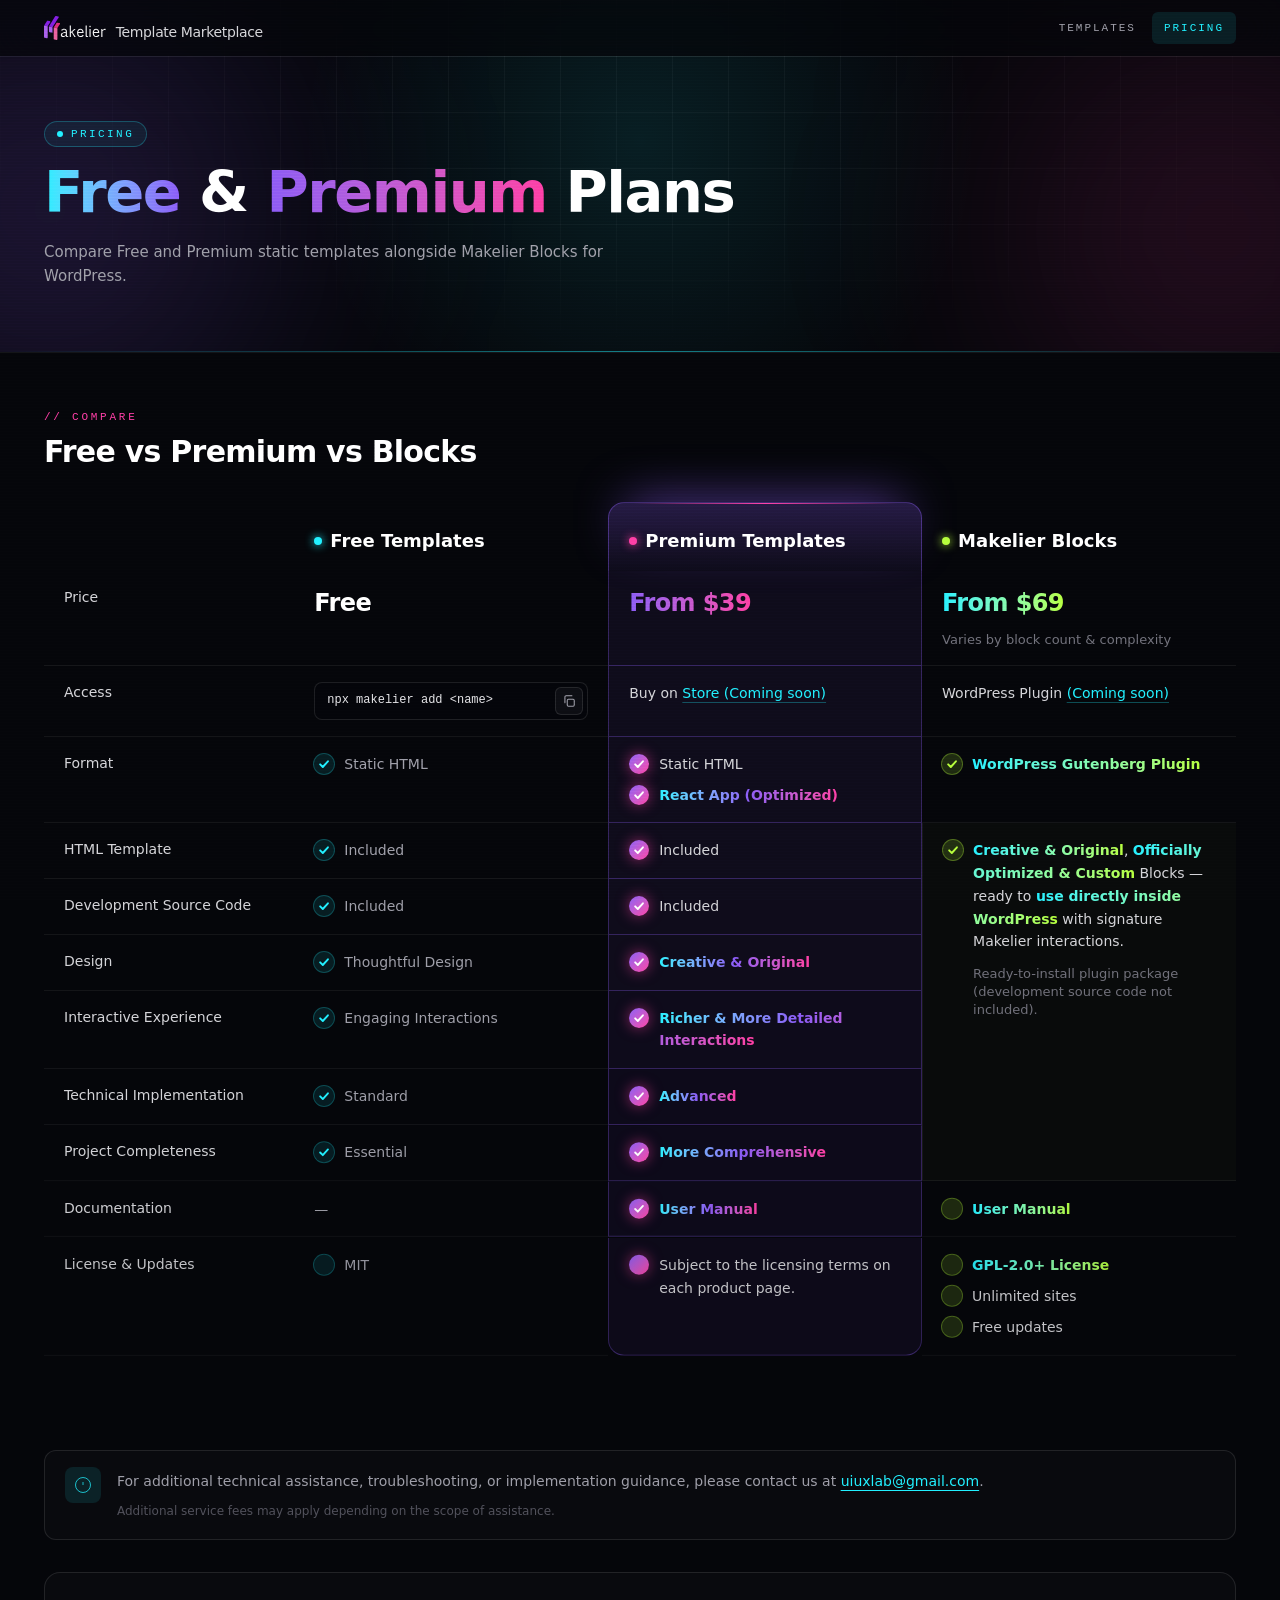
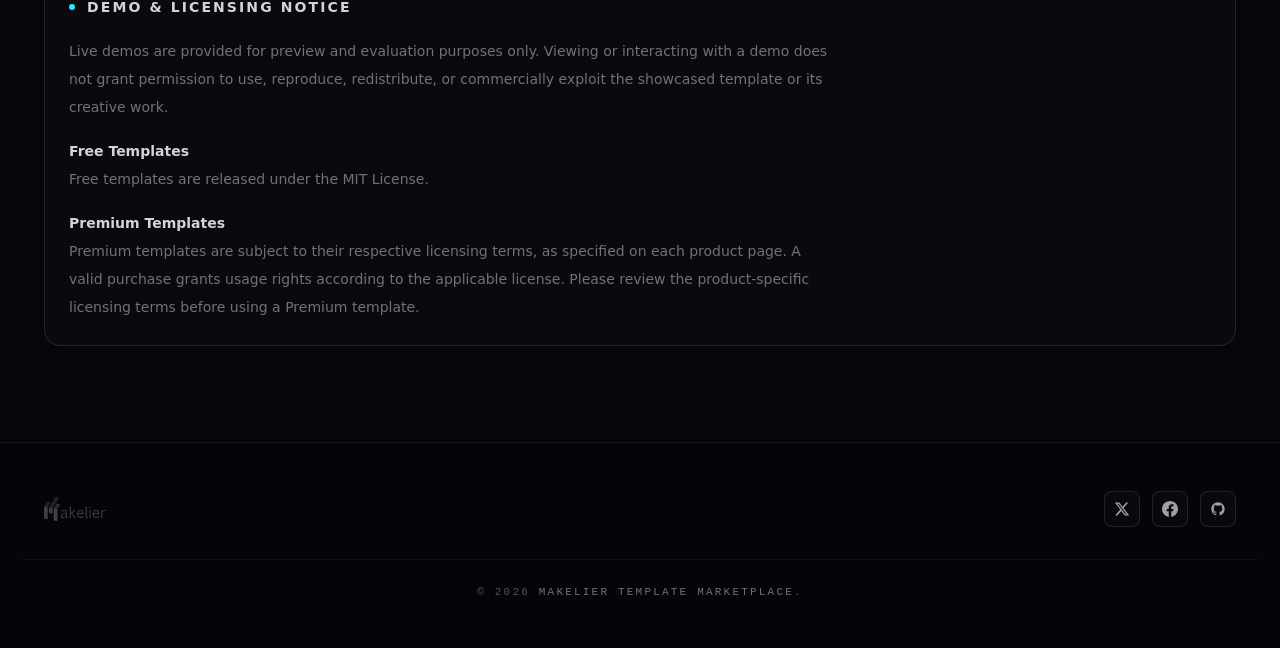
<file: pricing.html>
<!DOCTYPE html>
<html lang="en-US">
    <head>
        <meta charset="UTF-8">
        <meta name="viewport" content="width=device-width, initial-scale=1">
        <meta
            name="description"
            content="Compare Free and Premium website templates, and Makelier Blocks for WordPress.">
        <title>Pricing - Makelier Template Marketplace</title>
        <link rel="stylesheet" href="./assets/pricing-BvXkjy8L.css">
        <link rel="stylesheet" href="./assets/preload-helper-fKOXsXaS.css">
    </head>
    <body class="mkl-page mkl-page--pricing">
        <div
            class="mkl-catalog-root mkl:relative mkl:min-h-screen mkl:overflow-x-clip mkl:bg-ink-950 mkl:font-sans mkl:text-zinc-300">
            <div
                aria-hidden="true"
                class="mkl:pointer-events-none mkl:fixed mkl:inset-0 mkl:z-[70] mkl:opacity-[.06] mkl:mix-blend-overlay mkl:bg-[repeating-linear-gradient(0deg,#fff_0,#fff_1px,transparent_1px,transparent_3px)]"></div>
            <nav
                data-component="site-nav"
                data-site-nav="true"
                data-open="false"
                class="mkl:group/nav mkl:fixed mkl:inset-x-0 mkl:top-0 mkl:z-50 mkl:border-b mkl:border-white/[0.06]">
                <div
                    aria-hidden="true"
                    class="mkl:pointer-events-none mkl:absolute mkl:inset-0 mkl:-z-10 mkl:bg-ink-950/70 mkl:backdrop-blur-xl"></div>
                <div
                    class="mkl:mx-auto mkl:flex mkl:h-14 mkl:w-full mkl:max-w-[1240px] mkl:items-center mkl:justify-between mkl:px-6">
                    <a
                        href="./"
                        class="mkl:inline-flex mkl:items-center mkl:gap-2.5 mkl:text-zinc-100 mkl:transition-opacity mkl:hover:opacity-80"
                        title="Makelier Template Marketplace">
                        <svg
                            data-component="logo"
                            class="mkl:h-6 mkl:w-auto mkl:shrink-0"
                            xmlns="http://www.w3.org/2000/svg"
                            height="24"
                            viewBox="0 0 2645 1029">
                            <path
                                fill-rule="evenodd"
                                fill="currentColor"
                                d="M2634.275,605.662 C2627.975,603.984 2619.993,603.142 2610.337,603.142 C2582.407,603.142 2559.203,609.442 2540.728,622.041 C2522.248,634.640 2510.382,647.032 2505.136,659.208 L2505.136,897.327 L2455.370,897.327 L2455.370,604.087 C2454.947,576.1000 2454.317,561.359 2453.480,557.156 L2500.411,557.156 C2501.878,562.619 2502.980,569.913 2503.718,579.047 C2504.452,588.181 2504.821,600.101 2504.821,614.796 C2520.988,595.480 2539.940,580.149 2561.673,568.810 C2583.406,557.471 2606.030,551.802 2629.550,551.802 C2632.276,551.802 2635.165,552.013 2638.212,552.432 C2641.253,552.855 2643.512,553.273 2644.984,553.692 L2634.275,605.662 ZM2235.833,861.421 C2257.458,861.421 2276.357,856.908 2292.529,847.877 C2308.696,838.851 2323.603,825.410 2337.255,807.560 L2373.162,836.538 C2358.250,856.278 2340.139,872.287 2318.829,884.571 C2297.514,896.855 2269.639,902.997 2235.204,902.997 C2190.684,902.997 2154.885,887.199 2127.798,855.594 C2100.710,823.993 2087.166,779.424 2087.166,721.887 C2087.166,671.703 2099.450,630.811 2124.018,599.205 C2148.586,567.605 2184.596,551.802 2232.054,551.802 C2272.159,551.802 2303.868,562.826 2327.176,584.874 C2350.484,606.922 2363.604,637.686 2366.547,677.161 C2367.807,692.073 2368.122,707.714 2367.492,724.092 L2139.452,724.092 C2139.452,761.682 2148.059,793.967 2165.279,820.946 C2182.495,847.931 2206.014,861.421 2235.833,861.421 ZM2316.782,690.075 C2315.940,662.987 2309.222,639.679 2296.623,620.151 C2284.024,600.623 2262.291,590.859 2231.424,590.859 C2201.816,590.859 2179.453,600.992 2164.335,621.253 C2149.216,641.520 2141.130,664.459 2140.082,690.075 L2316.782,690.075 ZM1974.721,477.153 C1966.738,477.153 1959.759,474.269 1953.775,468.491 C1947.790,462.719 1944.798,455.528 1944.798,446.916 C1944.798,439.356 1947.525,432.427 1952.988,426.128 C1958.445,419.828 1965.690,416.678 1974.721,416.678 C1983.540,416.678 1990.627,419.828 1995.981,426.128 C2001.336,432.427 2004.013,439.356 2004.013,446.916 C2004.013,455.528 2001.070,462.719 1995.194,468.491 C1989.313,474.269 1982.487,477.153 1974.721,477.153 ZM1865.740,898.115 C1860.700,899.478 1855.661,900.526 1850.621,901.265 C1845.582,901.998 1840.857,902.367 1836.447,902.367 C1820.069,902.367 1807.312,897.121 1798.178,886.618 C1789.044,876.121 1784.477,860.476 1784.477,839.687 L1784.477,403.764 L1834.243,403.764 L1834.243,827.718 C1834.243,840.529 1836.762,849.245 1841.802,853.861 C1846.842,858.482 1855.661,860.791 1868.260,860.791 C1869.938,860.791 1872.404,860.687 1875.662,860.476 C1878.915,860.269 1882.222,859.954 1885.583,859.531 L1892.828,888.508 C1889.048,890.191 1884.845,891.870 1880.229,893.548 C1875.608,895.231 1870.780,896.752 1865.740,898.115 ZM1564.626,861.421 C1586.250,861.421 1605.149,856.908 1621.321,847.877 C1637.488,838.851 1652.395,825.410 1666.047,807.560 L1701.954,836.538 C1687.042,856.278 1668.931,872.287 1647.621,884.571 C1626.306,896.855 1598.431,902.997 1563.996,902.997 C1519.476,902.997 1483.677,887.199 1456.590,855.594 C1429.502,823.993 1415.958,779.424 1415.958,721.887 C1415.958,671.703 1428.242,630.811 1452.810,599.205 C1477.378,567.605 1513.388,551.802 1560.846,551.802 C1600.951,551.802 1632.660,562.826 1655.968,584.874 C1679.276,606.922 1692.396,637.686 1695.339,677.161 C1696.599,692.073 1696.914,707.714 1696.284,724.092 L1468.244,724.092 C1468.244,761.682 1476.851,793.967 1494.072,820.946 C1511.287,847.931 1534.806,861.421 1564.626,861.421 ZM1645.574,690.075 C1644.732,662.987 1638.014,639.679 1625.415,620.151 C1612.816,600.623 1591.083,590.859 1560.216,590.859 C1530.608,590.859 1508.245,600.992 1493.127,621.253 C1478.008,641.520 1469.922,664.459 1468.874,690.075 L1645.574,690.075 ZM1302.883,897.327 L1188.233,705.509 L1153.585,735.116 L1153.585,897.327 L1103.820,897.327 L1103.820,403.764 L1153.585,403.764 L1153.585,688.500 L1295.008,557.156 L1355.483,557.156 L1218.155,681.256 L1361.783,897.327 L1302.883,897.327 ZM986.650,902.997 C975.099,902.997 964.651,898.637 955.310,889.926 C945.964,881.215 940.240,866.145 938.144,844.727 L936.254,844.727 C918.822,864.049 899.766,878.587 879.086,888.351 C858.401,898.115 836.299,902.997 812.784,902.997 C784.644,902.997 762.335,895.595 745.853,880.791 C729.366,865.988 721.127,844.624 721.127,816.694 C721.127,786.880 730.576,762.519 749.475,743.621 C768.373,724.722 793.778,710.972 825.698,702.359 C857.614,693.751 893.521,689.445 933.419,689.445 L933.419,662.987 C933.419,635.063 927.484,616.056 915.623,605.977 C903.758,595.898 888.270,590.859 869.165,590.859 C845.015,590.859 823.700,595.849 805.225,605.820 C786.745,615.796 773.305,624.669 764.909,632.435 L738.766,598.733 C749.475,587.605 766.902,576.1000 791.051,566.921 C815.196,556.841 841.654,551.802 870.425,551.802 C904.648,551.802 931.948,560.518 952.318,577.945 C972.894,595.376 983.185,619.629 983.185,650.703 L983.185,802.206 C983.185,828.033 985.282,844.781 989.484,852.444 C993.682,860.111 1001.138,863.940 1011.848,863.940 C1018.984,863.940 1026.228,863.207 1033.581,861.735 L1041.455,884.729 C1035.786,890.191 1027.754,894.601 1017.360,897.957 C1006.965,901.314 996.729,902.997 986.650,902.997 ZM933.419,717.163 C886.173,717.793 848.111,725.775 819.241,741.101 C790.367,756.431 775.933,778.479 775.933,807.245 C775.933,825.095 780.815,838.221 790.579,846.617 C800.343,855.018 813.621,859.216 830.423,859.216 C851.418,859.216 871.788,854.491 891.528,845.042 C911.263,835.593 925.230,826.882 933.419,818.899 L933.419,717.163 ZM1999.604,897.327 L1949.838,897.327 L1949.838,557.156 L1999.604,557.156 L1999.604,897.327 Z"></path>
                            <path
                                fill-rule="evenodd"
                                stroke-width="0px"
                                stroke-linecap="butt"
                                stroke-linejoin="miter"
                                fill="rgb(130, 31, 225)"
                                d="M0.756,417.115 L126.853,215.074 C126.853,215.074 133.839,202.717 160.376,207.380 C162.193,207.554 260.369,225.499 260.369,225.499 C260.369,225.499 280.713,235.756 269.485,263.868 C269.469,264.178 159.327,441.260 159.327,441.260 L0.756,417.115 "></path>
                            <path
                                fill-rule="evenodd"
                                stroke-width="0px"
                                stroke-linecap="butt"
                                stroke-linejoin="miter"
                                fill="rgb(168, 96, 235)"
                                d="M0.756,417.115 L1.301,908.302 C1.301,908.302 1.769,924.969 20.705,927.881 C21.507,928.177 136.252,948.819 136.252,948.819 C136.252,948.819 159.633,950.320 159.452,909.422 C159.722,907.855 159.327,441.260 159.327,441.260 L0.756,417.115 Z"></path>
                            <path
                                fill-rule="evenodd"
                                stroke-width="0px"
                                stroke-linecap="butt"
                                stroke-linejoin="miter"
                                fill="rgb(168, 96, 235)"
                                d="M207.586,454.287 L214.813,680.487 C214.813,680.487 217.021,694.510 243.508,699.455 C245.271,699.930 343.500,717.574 343.500,717.574 C343.500,717.574 366.149,715.108 365.493,684.843 C365.588,684.547 364.548,487.319 364.548,487.319 L207.586,454.287 "></path>
                            <path
                                fill-rule="evenodd"
                                stroke-width="0px"
                                stroke-linecap="butt"
                                stroke-linejoin="miter"
                                fill="rgb(130, 31, 225)"
                                d="M207.586,454.287 L480.355,12.626 C480.355,12.626 486.639,-2.818 505.392,1.100 C506.248,1.104 620.940,22.037 620.940,22.037 C620.940,22.037 643.362,28.837 628.848,67.072 C628.552,68.634 364.548,487.319 364.548,487.319 L207.586,454.287 Z"></path>
                            <path
                                fill-rule="evenodd"
                                stroke-width="0px"
                                stroke-linecap="butt"
                                stroke-linejoin="miter"
                                fill="rgb(219, 45, 122)"
                                d="M416.420,496.788 L542.517,294.747 C542.517,294.747 549.502,282.390 576.040,287.053 C577.857,287.227 676.033,305.172 676.033,305.172 C676.033,305.172 696.377,315.428 685.148,343.540 C685.133,343.850 574.991,520.932 574.991,520.932 L416.420,496.788 "></path>
                            <path
                                fill-rule="evenodd"
                                stroke-width="0px"
                                stroke-linecap="butt"
                                stroke-linejoin="miter"
                                fill="rgb(235, 96, 158)"
                                d="M416.420,496.788 L416.965,987.974 C416.965,987.974 417.433,1004.642 436.368,1007.554 C437.171,1007.849 551.916,1028.491 551.916,1028.491 C551.916,1028.491 575.297,1029.992 575.116,989.094 C575.386,987.527 574.991,520.932 574.991,520.932 L416.420,496.788 Z"></path>
                        </svg>
                        <span
                            class="mkl:pt-2 mkl:whitespace-nowrap mkl:font-sans mkl:text-xs mkl:font-medium mkl:tracking-tight mkl:text-zinc-300 mkl:sm:text-sm">Template Marketplace</span>
                    </a>
                    <div
                        class="mkl:hidden mkl:items-center mkl:gap-1 mkl:font-mono mkl:text-[11px] mkl:uppercase mkl:tracking-[.18em] mkl:md:flex"><a
                        href="./"
                        class="mkl:rounded-md mkl:px-2.5 mkl:py-2 mkl:text-zinc-400 mkl:transition-colors mkl:hover:text-neon-cyan mkl:sm:px-3">Templates</a><a
                        href="./pricing.html"
                        aria-current="page"
                        class="mkl:rounded-md mkl:bg-neon-cyan/10 mkl:px-2.5 mkl:py-2 mkl:text-neon-cyan mkl:transition-colors mkl:hover:text-neon-cyan mkl:sm:px-3">Pricing</a></div>
                    <button
                        type="button"
                        data-nav-toggle="true"
                        data-label-open="Open menu"
                        data-label-close="Close menu"
                        aria-label="Open menu"
                        aria-expanded="false"
                        aria-controls="mkl-site-nav-panel"
                        class="mkl:-mr-2 mkl:inline-flex mkl:size-11 mkl:cursor-pointer mkl:items-center mkl:justify-center mkl:rounded-md mkl:text-zinc-200 mkl:transition-colors mkl:hover:text-neon-cyan mkl:focus-visible:outline-2 mkl:focus-visible:outline-neon-cyan mkl:md:hidden mkl:group-data-[open=true]/nav:text-neon-cyan"><span aria-hidden="true" class="mkl:relative mkl:block mkl:h-4 mkl:w-5"><span
                        class="mkl:absolute mkl:left-0 mkl:h-0.5 mkl:w-full mkl:rounded-full mkl:bg-current mkl:transition-all mkl:duration-300 mkl:top-0 mkl:group-data-[open=true]/nav:translate-y-[7px] mkl:group-data-[open=true]/nav:rotate-45"></span><span
                        class="mkl:absolute mkl:left-0 mkl:h-0.5 mkl:w-full mkl:rounded-full mkl:bg-current mkl:transition-all mkl:duration-300 mkl:top-[7px] mkl:group-data-[open=true]/nav:scale-x-0 mkl:group-data-[open=true]/nav:opacity-0"></span><span
                        class="mkl:absolute mkl:left-0 mkl:h-0.5 mkl:w-full mkl:rounded-full mkl:bg-current mkl:transition-all mkl:duration-300 mkl:top-[14px] mkl:group-data-[open=true]/nav:-translate-y-[7px] mkl:group-data-[open=true]/nav:-rotate-45"></span></span></button>
                </div>
                <div
                    id="mkl-site-nav-panel"
                    data-nav-panel="true"
                    class="mkl:invisible mkl:fixed mkl:inset-x-0 mkl:bottom-0 mkl:top-14 mkl:z-40 mkl:-translate-y-2 mkl:overflow-y-auto mkl:overscroll-contain mkl:bg-ink-950/95 mkl:opacity-0 mkl:backdrop-blur-2xl mkl:transition-[opacity,translate,visibility] mkl:duration-300 mkl:md:hidden mkl:group-data-[open=true]/nav:visible mkl:group-data-[open=true]/nav:translate-y-0 mkl:group-data-[open=true]/nav:opacity-100">
                    <ul
                        data-nav-list="true"
                        class="mkl:mx-auto mkl:w-full mkl:max-w-[1240px] mkl:border-t mkl:border-white/[0.04]">
                        <li><a
                            href="./"
                            class="mkl:flex mkl:items-center mkl:gap-4 mkl:border-b mkl:border-white/[0.06] mkl:px-6 mkl:py-5 mkl:font-mono mkl:text-sm mkl:uppercase mkl:tracking-[.18em] mkl:transition-colors mkl:active:bg-white/[0.06] mkl:focus-visible:outline-2 mkl:focus-visible:-outline-offset-2 mkl:focus-visible:outline-neon-cyan mkl:text-zinc-300 mkl:hover:text-neon-cyan"><span class="mkl:text-[11px] mkl:tracking-widest mkl:text-zinc-600">01</span><span>Templates</span><span aria-hidden="true" class="mkl:ml-auto mkl:text-zinc-600">→</span></a></li>
                        <li><a
                            href="./pricing.html"
                            aria-current="page"
                            class="mkl:flex mkl:items-center mkl:gap-4 mkl:border-b mkl:border-white/[0.06] mkl:px-6 mkl:py-5 mkl:font-mono mkl:text-sm mkl:uppercase mkl:tracking-[.18em] mkl:transition-colors mkl:active:bg-white/[0.06] mkl:focus-visible:outline-2 mkl:focus-visible:-outline-offset-2 mkl:focus-visible:outline-neon-cyan mkl:bg-neon-cyan/[0.07] mkl:text-neon-cyan"><span class="mkl:text-[11px] mkl:tracking-widest mkl:text-neon-cyan">02</span><span>Pricing</span><span aria-hidden="true" class="mkl:ml-auto mkl:text-zinc-600">→</span></a></li>
                    </ul>
                </div>
            </nav>
            <header
                data-component="pricing-hero"
                id="mkl-pricing-hero"
                class="mkl:relative mkl:isolate mkl:overflow-hidden mkl:border-b mkl:border-white/[0.06] mkl:pt-14">
                <div aria-hidden="true" class="mkl:pointer-events-none mkl:absolute mkl:inset-0 mkl:-z-10">
                    <div
                        class="mkl:absolute mkl:inset-0 mkl:bg-[linear-gradient(rgba(255,255,255,.04)_1px,transparent_1px),linear-gradient(90deg,rgba(255,255,255,.04)_1px,transparent_1px)] mkl:bg-[size:56px_56px] mkl:[mask-image:radial-gradient(ellipse_75%_90%_at_50%_30%,#000_25%,transparent_80%)]"></div>
                    <div
                        class="mkl:absolute mkl:inset-0 mkl:bg-[radial-gradient(520px_circle_at_var(--mx,50%)_var(--my,40%),rgba(34,240,255,.10),transparent_65%)]"></div>
                    <div
                        class="mkl:absolute mkl:-left-40 mkl:top-0 mkl:size-[420px] mkl:rounded-full mkl:bg-neon-violet/20 mkl:blur-[130px]"></div>
                    <div
                        class="mkl:absolute mkl:-right-32 mkl:top-10 mkl:size-[380px] mkl:rounded-full mkl:bg-neon-pink/15 mkl:blur-[130px]"></div>
                    <div
                        class="mkl:absolute mkl:inset-x-0 mkl:bottom-0 mkl:h-px mkl:bg-linear-to-r mkl:from-transparent mkl:via-neon-cyan/50 mkl:to-transparent"></div>
                </div>
                <div class="mkl:mx-auto mkl:w-full mkl:max-w-[1240px] mkl:px-6 mkl:py-14 mkl:sm:py-16">
                    <p
                        data-hero-in="true"
                        class="mkl:mb-4 mkl:inline-flex mkl:items-center mkl:gap-2 mkl:rounded-full mkl:border mkl:border-neon-cyan/25 mkl:bg-neon-cyan/[0.06] mkl:px-3 mkl:py-1 mkl:font-mono mkl:text-[11px] mkl:uppercase mkl:tracking-[.22em] mkl:text-neon-cyan"><span class="mkl:size-1.5 mkl:animate-pulse-dot mkl:rounded-full mkl:bg-neon-cyan"></span>Pricing</p>
                    <h1
                        data-hero-in="true"
                        class="mkl:text-[clamp(2.1rem,4.6vw,3.6rem)] mkl:font-extrabold mkl:leading-[1.05] mkl:tracking-tight mkl:text-white"><span><span
                        class="mkl:bg-linear-to-r mkl:from-neon-cyan mkl:to-neon-violet mkl:bg-clip-text mkl:text-transparent">Free</span> &amp; <span
                        class="mkl:bg-linear-to-r mkl:from-neon-violet mkl:to-neon-pink mkl:bg-clip-text mkl:text-transparent">Premium</span> Plans</span></h1>
                    <p
                        data-hero-in="true"
                        class="mkl:mt-4 mkl:max-w-xl mkl:text-[15px] mkl:leading-relaxed mkl:text-zinc-400">Compare Free and Premium static templates alongside Makelier Blocks for WordPress.</p>
                </div>
            </header>
            <main class="mkl:relative">
                <section
                    data-component="pricing-table"
                    class="mkl-pricing-table-wrapper mkl:mx-auto mkl:w-full mkl:max-w-[1240px] mkl:px-6 mkl:pb-16 mkl:pt-14 lg:mkl:px-12">
                    <div
                        class="mkl:mb-8 mkl:flex mkl:flex-col mkl:gap-4 mkl:sm:flex-row mkl:sm:items-end mkl:sm:justify-between">
                        <div>
                            <p
                                class="mkl:font-mono mkl:text-[11px] mkl:uppercase mkl:tracking-[.25em] mkl:text-neon-pink">// Compare</p>
                            <h2
                                class="mkl:mt-2 mkl:text-2xl mkl:font-bold mkl:tracking-tight mkl:text-white mkl:sm:text-3xl">Free vs Premium vs Blocks</h2>
                        </div>
                        <div class="mkl:flex mkl:flex-wrap mkl:items-center mkl:gap-3">
                            <div
                                role="group"
                                class="mkl:inline-flex mkl:rounded-full mkl:border mkl:border-white/10 mkl:bg-white/[0.03] mkl:p-1 mkl:md:hidden">
                                <button
                                    type="button"
                                    data-view-btn="free"
                                    aria-pressed="true"
                                    class="mkl:cursor-pointer mkl:rounded-full mkl:px-3.5 mkl:py-1.5 mkl:font-mono mkl:text-xs mkl:uppercase mkl:tracking-[.14em] mkl:text-zinc-400 mkl:transition-[color,background-color] mkl:aria-pressed:bg-neon-cyan mkl:aria-pressed:text-ink-950">Free</button>
                                <button
                                    type="button"
                                    data-view-btn="premium"
                                    aria-pressed="false"
                                    class="mkl:cursor-pointer mkl:rounded-full mkl:px-3.5 mkl:py-1.5 mkl:font-mono mkl:text-xs mkl:uppercase mkl:tracking-[.14em] mkl:text-zinc-400 mkl:transition-[color,background-color] mkl:aria-pressed:bg-neon-pink mkl:aria-pressed:text-white">Premium</button>
                                <button
                                    type="button"
                                    data-view-btn="blocks"
                                    aria-pressed="false"
                                    class="mkl:cursor-pointer mkl:rounded-full mkl:px-3.5 mkl:py-1.5 mkl:font-mono mkl:text-xs mkl:uppercase mkl:tracking-[.14em] mkl:text-zinc-400 mkl:transition-[color,background-color] mkl:aria-pressed:bg-neon-lime mkl:aria-pressed:text-ink-950">Blocks</button>
                            </div>
                        </div>
                    </div>
                    <table
                        data-view="free"
                        class="mkl-pricing-table mkl:group/table mkl:w-full mkl:table-fixed mkl:border-separate mkl:border-spacing-0 mkl:text-left">
                        <thead>
                            <tr>
                                <th scope="col" class="mkl:w-[32%] mkl:p-0 mkl:md:w-[21%]"><span class="mkl:sr-only">Feature</span></th>
                                <th
                                    scope="col"
                                    data-col="free"
                                    class="mkl:px-4 mkl:pb-4 mkl:pt-2 mkl:align-bottom mkl:md:px-5 mkl:group-data-[focus=premium]/table:opacity-40 mkl:group-data-[focus=blocks]/table:opacity-40 mkl:max-md:group-data-[view=premium]/table:hidden mkl:max-md:group-data-[view=blocks]/table:hidden"><span
                                    class="mkl:flex mkl:items-center mkl:gap-2 mkl:text-base mkl:font-semibold mkl:text-white mkl:sm:text-lg"><span
                                    class="mkl:size-2 mkl:shrink-0 mkl:rounded-full mkl:bg-neon-cyan mkl:shadow-[0_0_10px_#22f0ff]"
                                    aria-hidden="true"></span><span>Free Templates</span></span></th>
                                <th
                                    scope="col"
                                    data-col="premium"
                                    class="mkl:relative mkl:rounded-t-2xl mkl:border-x mkl:border-t mkl:border-neon-violet/40 mkl:bg-linear-to-b mkl:from-neon-violet/25 mkl:to-neon-violet/[0.07] mkl:px-4 mkl:pb-4 mkl:pt-6 mkl:align-bottom mkl:shadow-[0_-18px_50px_-20px_rgba(139,92,246,.7)] mkl:md:px-5 mkl:group-data-[focus=free]/table:opacity-50 mkl:group-data-[focus=blocks]/table:opacity-50 mkl:max-md:group-data-[view=free]/table:hidden mkl:max-md:group-data-[view=blocks]/table:hidden"><span
                                    aria-hidden="true"
                                    class="mkl:absolute mkl:inset-x-6 mkl:top-0 mkl:h-px mkl:bg-linear-to-r mkl:from-transparent mkl:via-neon-pink mkl:to-transparent"></span><span
                                    class="mkl:flex mkl:items-center mkl:gap-2 mkl:text-base mkl:font-semibold mkl:text-white mkl:sm:text-lg"><span
                                    class="mkl:size-2 mkl:shrink-0 mkl:rounded-full mkl:bg-neon-pink mkl:shadow-[0_0_10px_#ff3ea5]"
                                    aria-hidden="true"></span><span>Premium Templates</span></span></th>
                                <th
                                    scope="col"
                                    data-col="blocks"
                                    class="mkl:px-4 mkl:pb-4 mkl:pt-2 mkl:align-bottom mkl:md:px-5 mkl:group-data-[focus=free]/table:opacity-40 mkl:group-data-[focus=premium]/table:opacity-40 mkl:max-md:group-data-[view=free]/table:hidden mkl:max-md:group-data-[view=premium]/table:hidden"><span
                                    class="mkl:flex mkl:items-center mkl:gap-2 mkl:text-base mkl:font-semibold mkl:text-white mkl:sm:text-lg"><span
                                    class="mkl:size-2 mkl:shrink-0 mkl:rounded-full mkl:bg-neon-lime mkl:shadow-[0_0_10px_#b6ff3b]"
                                    aria-hidden="true"></span><span>Makelier Blocks</span></span></th>
                            </tr>
                        </thead>
                        <tbody>
                            <tr data-row="true" data-same="false" class="mkl:group/row">
                                <th
                                    scope="row"
                                    class="mkl:border-b mkl:border-white/[0.06] mkl:px-4 mkl:py-4 mkl:text-left mkl:align-top mkl:text-sm mkl:font-medium mkl:text-zinc-300 mkl:transition-colors mkl:duration-200 mkl:group-hover/row:bg-white/[0.04] mkl:group-hover/row:text-white mkl:group-hover/row:shadow-[inset_2px_0_0_#22f0ff] mkl:md:px-5">Price</th>
                                <td
                                    data-col="free"
                                    class="mkl:border-b mkl:border-white/[0.06] mkl:px-4 mkl:py-4 mkl:align-top mkl:text-sm mkl:leading-relaxed mkl:text-zinc-400 mkl:transition-[background-color,opacity,color] mkl:duration-300 mkl:group-hover/row:bg-white/[0.04] mkl:group-hover/row:text-zinc-200 mkl:md:px-5 mkl:group-data-[focus=premium]/table:opacity-40 mkl:group-data-[focus=blocks]/table:opacity-40 mkl:max-md:group-data-[view=premium]/table:hidden mkl:max-md:group-data-[view=blocks]/table:hidden"><span
                                    data-component="pricing-table"
                                    class="mkl:text-2xl mkl:font-extrabold mkl:tracking-tight mkl:text-white">Free</span></td>
                                <td
                                    data-col="premium"
                                    class="mkl:border-x mkl:border-b mkl:border-neon-violet/30 mkl:bg-neon-violet/[0.07] mkl:px-4 mkl:py-4 mkl:align-top mkl:text-sm mkl:leading-relaxed mkl:text-zinc-300 mkl:transition-[background-color,opacity,color] mkl:duration-300 mkl:group-hover/row:bg-neon-violet/[0.14] mkl:group-hover/row:text-white mkl:md:px-5 mkl:group-data-[focus=free]/table:opacity-50 mkl:group-data-[focus=blocks]/table:opacity-50 mkl:max-md:group-data-[view=free]/table:hidden mkl:max-md:group-data-[view=blocks]/table:hidden"><span
                                    data-component="pricing-table"
                                    class="mkl:text-2xl mkl:font-extrabold mkl:tracking-tight mkl:text-white"><span
                                    class="mkl:bg-linear-to-r mkl:from-neon-violet mkl:to-neon-pink mkl:bg-clip-text mkl:text-transparent">From $<span data-count="39">39</span></span></span></td>
                                <td
                                    data-col="blocks"
                                    class="mkl:border-b mkl:border-white/[0.06] mkl:px-4 mkl:py-4 mkl:align-top mkl:text-sm mkl:leading-relaxed mkl:text-zinc-300 mkl:transition-[background-color,opacity,color] mkl:duration-300 mkl:group-hover/row:bg-neon-lime/[0.04] mkl:group-hover/row:text-white mkl:md:px-5 mkl:group-data-[focus=free]/table:opacity-40 mkl:group-data-[focus=premium]/table:opacity-40 mkl:max-md:group-data-[view=free]/table:hidden mkl:max-md:group-data-[view=premium]/table:hidden"><span data-component="pricing-table" class="mkl:flex mkl:flex-col mkl:gap-2"><span
                                    data-component="pricing-table"
                                    class="mkl:text-2xl mkl:font-extrabold mkl:tracking-tight mkl:text-white"><span
                                    class="mkl:bg-linear-to-r mkl:from-neon-cyan mkl:to-neon-lime mkl:bg-clip-text mkl:text-transparent">From $<span data-count="69">69</span></span></span><span
                                    data-component="pricing-table"
                                    class="mkl:mt-1 mkl:block mkl:text-[13px] mkl:leading-snug mkl:text-zinc-500">Varies by block count &amp; complexity</span></span></td>
                            </tr>
                            <tr data-row="true" data-same="false" class="mkl:group/row">
                                <th
                                    scope="row"
                                    class="mkl:border-b mkl:border-white/[0.06] mkl:px-4 mkl:py-4 mkl:text-left mkl:align-top mkl:text-sm mkl:font-medium mkl:text-zinc-300 mkl:transition-colors mkl:duration-200 mkl:group-hover/row:bg-white/[0.04] mkl:group-hover/row:text-white mkl:group-hover/row:shadow-[inset_2px_0_0_#22f0ff] mkl:md:px-5">Access</th>
                                <td
                                    data-col="free"
                                    class="mkl:border-b mkl:border-white/[0.06] mkl:px-4 mkl:py-4 mkl:align-top mkl:text-sm mkl:leading-relaxed mkl:text-zinc-400 mkl:transition-[background-color,opacity,color] mkl:duration-300 mkl:group-hover/row:bg-white/[0.04] mkl:group-hover/row:text-zinc-200 mkl:md:px-5 mkl:group-data-[focus=premium]/table:opacity-40 mkl:group-data-[focus=blocks]/table:opacity-40 mkl:max-md:group-data-[view=premium]/table:hidden mkl:max-md:group-data-[view=blocks]/table:hidden"><span
                                    data-component="pricing-table"
                                    class="mkl:flex mkl:items-center mkl:gap-2 mkl:rounded-lg mkl:border mkl:border-white/10 mkl:bg-ink-950/70 mkl:py-1 mkl:pl-3 mkl:pr-1 mkl:font-mono mkl:text-[12px]"><code
                                    class="mkl:min-w-0 mkl:flex-1 mkl:overflow-x-auto mkl:whitespace-nowrap mkl:text-zinc-200 mkl:[scrollbar-width:none] mkl:[&amp;::-webkit-scrollbar]:hidden">npx makelier add &lt;name&gt;</code><button
                                    type="button"
                                    data-copy="npx makelier add &lt;name>"
                                    class="mkl:inline-flex mkl:shrink-0 mkl:cursor-pointer mkl:items-center mkl:rounded-md mkl:border mkl:border-white/10 mkl:bg-white/[0.04] mkl:p-1.5 mkl:text-zinc-400 mkl:transition-colors mkl:hover:border-neon-cyan/50 mkl:hover:text-neon-cyan mkl:focus-visible:outline-2 mkl:focus-visible:outline-neon-cyan mkl:data-[copied=true]:border-neon-lime/60 mkl:data-[copied=true]:text-neon-lime"><svg
                                    class="mkl:size-3.5"
                                    viewBox="0 0 24 24"
                                    fill="none"
                                    stroke="currentColor"
                                    stroke-width="1.8"
                                    stroke-linecap="round"
                                    stroke-linejoin="round"
                                    aria-hidden="true"><rect x="9" y="9" width="12" height="12" rx="2"></rect><path d="M5 15V5a2 2 0 0 1 2-2h10"></path></svg><span class="mkl-copy__label mkl:sr-only" data-label="Copy">Copy</span></button></span></td>
                                <td
                                    data-col="premium"
                                    class="mkl:border-x mkl:border-b mkl:border-neon-violet/30 mkl:bg-neon-violet/[0.07] mkl:px-4 mkl:py-4 mkl:align-top mkl:text-sm mkl:leading-relaxed mkl:text-zinc-300 mkl:transition-[background-color,opacity,color] mkl:duration-300 mkl:group-hover/row:bg-neon-violet/[0.14] mkl:group-hover/row:text-white mkl:md:px-5 mkl:group-data-[focus=free]/table:opacity-50 mkl:group-data-[focus=blocks]/table:opacity-50 mkl:max-md:group-data-[view=free]/table:hidden mkl:max-md:group-data-[view=blocks]/table:hidden"><span>Buy on <a
                                    data-component="pricing-table"
                                    class="mkl:text-neon-cyan mkl:underline mkl:decoration-neon-cyan/30 mkl:underline-offset-4 mkl:transition-colors mkl:hover:decoration-neon-cyan"
                                    href="#store">Store (Coming soon)</a></span></td>
                                <td
                                    data-col="blocks"
                                    class="mkl:border-b mkl:border-white/[0.06] mkl:px-4 mkl:py-4 mkl:align-top mkl:text-sm mkl:leading-relaxed mkl:text-zinc-300 mkl:transition-[background-color,opacity,color] mkl:duration-300 mkl:group-hover/row:bg-neon-lime/[0.04] mkl:group-hover/row:text-white mkl:md:px-5 mkl:group-data-[focus=free]/table:opacity-40 mkl:group-data-[focus=premium]/table:opacity-40 mkl:max-md:group-data-[view=free]/table:hidden mkl:max-md:group-data-[view=premium]/table:hidden"><span>WordPress Plugin <a
                                    data-component="pricing-table"
                                    class="mkl:text-neon-cyan mkl:underline mkl:decoration-neon-cyan/30 mkl:underline-offset-4 mkl:transition-colors mkl:hover:decoration-neon-cyan"
                                    href="#store">(Coming soon)</a></span></td>
                            </tr>
                            <tr data-row="true" data-same="false" class="mkl:group/row">
                                <th
                                    scope="row"
                                    class="mkl:border-b mkl:border-white/[0.06] mkl:px-4 mkl:py-4 mkl:text-left mkl:align-top mkl:text-sm mkl:font-medium mkl:text-zinc-300 mkl:transition-colors mkl:duration-200 mkl:group-hover/row:bg-white/[0.04] mkl:group-hover/row:text-white mkl:group-hover/row:shadow-[inset_2px_0_0_#22f0ff] mkl:md:px-5">Format</th>
                                <td
                                    data-col="free"
                                    class="mkl:border-b mkl:border-white/[0.06] mkl:px-4 mkl:py-4 mkl:align-top mkl:text-sm mkl:leading-relaxed mkl:text-zinc-400 mkl:transition-[background-color,opacity,color] mkl:duration-300 mkl:group-hover/row:bg-white/[0.04] mkl:group-hover/row:text-zinc-200 mkl:md:px-5 mkl:group-data-[focus=premium]/table:opacity-40 mkl:group-data-[focus=blocks]/table:opacity-40 mkl:max-md:group-data-[view=premium]/table:hidden mkl:max-md:group-data-[view=blocks]/table:hidden"><span data-component="pricing-table" class="mkl:flex mkl:items-start mkl:gap-2.5"><span
                                    aria-hidden="true"
                                    class="mkl:mt-px mkl:inline-grid mkl:size-5 mkl:shrink-0 mkl:place-items-center mkl:rounded-full mkl:bg-neon-cyan/10 mkl:text-neon-cyan mkl:ring-1 mkl:ring-neon-cyan/30"><svg
                                    viewBox="0 0 14 14"
                                    class="mkl:size-3"
                                    fill="none"
                                    stroke="currentColor"
                                    stroke-width="2.2"
                                    stroke-linecap="round"
                                    stroke-linejoin="round"><path data-check="true" pathLength="1" d="M2.5 7.4L5.6 10.5L11.6 3.8"></path></svg></span><span>Static HTML</span></span></td>
                                <td
                                    data-col="premium"
                                    class="mkl:border-x mkl:border-b mkl:border-neon-violet/30 mkl:bg-neon-violet/[0.07] mkl:px-4 mkl:py-4 mkl:align-top mkl:text-sm mkl:leading-relaxed mkl:text-zinc-300 mkl:transition-[background-color,opacity,color] mkl:duration-300 mkl:group-hover/row:bg-neon-violet/[0.14] mkl:group-hover/row:text-white mkl:md:px-5 mkl:group-data-[focus=free]/table:opacity-50 mkl:group-data-[focus=blocks]/table:opacity-50 mkl:max-md:group-data-[view=free]/table:hidden mkl:max-md:group-data-[view=blocks]/table:hidden"><span data-component="pricing-table" class="mkl:flex mkl:flex-col mkl:gap-2"><span data-component="pricing-table" class="mkl:flex mkl:items-start mkl:gap-2.5"><span
                                    aria-hidden="true"
                                    class="mkl:mt-px mkl:inline-grid mkl:size-5 mkl:shrink-0 mkl:place-items-center mkl:rounded-full mkl:bg-linear-to-br mkl:from-neon-violet mkl:to-neon-pink mkl:text-white mkl:shadow-[0_0_14px_rgba(255,62,165,.55)]"><svg
                                    viewBox="0 0 14 14"
                                    class="mkl:size-3"
                                    fill="none"
                                    stroke="currentColor"
                                    stroke-width="2.2"
                                    stroke-linecap="round"
                                    stroke-linejoin="round"><path data-check="true" pathLength="1" d="M2.5 7.4L5.6 10.5L11.6 3.8"></path></svg></span><span>Static HTML</span></span><span data-component="pricing-table" class="mkl:flex mkl:items-start mkl:gap-2.5"><span
                                    aria-hidden="true"
                                    class="mkl:mt-px mkl:inline-grid mkl:size-5 mkl:shrink-0 mkl:place-items-center mkl:rounded-full mkl:bg-linear-to-br mkl:from-neon-violet mkl:to-neon-pink mkl:text-white mkl:shadow-[0_0_14px_rgba(255,62,165,.55)]"><svg
                                    viewBox="0 0 14 14"
                                    class="mkl:size-3"
                                    fill="none"
                                    stroke="currentColor"
                                    stroke-width="2.2"
                                    stroke-linecap="round"
                                    stroke-linejoin="round"><path data-check="true" pathLength="1" d="M2.5 7.4L5.6 10.5L11.6 3.8"></path></svg></span><span><strong
                                    data-component="pricing-table"
                                    class="mkl:bg-linear-to-r mkl:from-neon-cyan mkl:via-neon-violet mkl:to-neon-pink mkl:bg-clip-text mkl:font-semibold mkl:text-transparent">React App (Optimized)</strong></span></span></span></td>
                                <td
                                    data-col="blocks"
                                    class="mkl:border-b mkl:border-white/[0.06] mkl:px-4 mkl:py-4 mkl:align-top mkl:text-sm mkl:leading-relaxed mkl:text-zinc-300 mkl:transition-[background-color,opacity,color] mkl:duration-300 mkl:group-hover/row:bg-neon-lime/[0.04] mkl:group-hover/row:text-white mkl:md:px-5 mkl:group-data-[focus=free]/table:opacity-40 mkl:group-data-[focus=premium]/table:opacity-40 mkl:max-md:group-data-[view=free]/table:hidden mkl:max-md:group-data-[view=premium]/table:hidden"><span data-component="pricing-table" class="mkl:flex mkl:items-start mkl:gap-2.5"><span
                                    aria-hidden="true"
                                    class="mkl:mt-px mkl:inline-grid mkl:size-5 mkl:shrink-0 mkl:place-items-center mkl:rounded-full mkl:bg-neon-lime/15 mkl:text-neon-lime mkl:ring-1 mkl:ring-neon-lime/40"><svg
                                    viewBox="0 0 14 14"
                                    class="mkl:size-3"
                                    fill="none"
                                    stroke="currentColor"
                                    stroke-width="2.2"
                                    stroke-linecap="round"
                                    stroke-linejoin="round"><path data-check="true" pathLength="1" d="M2.5 7.4L5.6 10.5L11.6 3.8"></path></svg></span><span><strong
                                    data-component="pricing-table"
                                    class="mkl:bg-linear-to-r mkl:from-neon-cyan mkl:to-neon-lime mkl:bg-clip-text mkl:font-semibold mkl:text-transparent">WordPress Gutenberg Plugin</strong></span></span></td>
                            </tr>
                            <tr data-row="true" data-same="false" class="mkl:group/row">
                                <th
                                    scope="row"
                                    class="mkl:border-b mkl:border-white/[0.06] mkl:px-4 mkl:py-4 mkl:text-left mkl:align-top mkl:text-sm mkl:font-medium mkl:text-zinc-300 mkl:transition-colors mkl:duration-200 mkl:group-hover/row:bg-white/[0.04] mkl:group-hover/row:text-white mkl:group-hover/row:shadow-[inset_2px_0_0_#22f0ff] mkl:md:px-5">HTML Template</th>
                                <td
                                    data-col="free"
                                    class="mkl:border-b mkl:border-white/[0.06] mkl:px-4 mkl:py-4 mkl:align-top mkl:text-sm mkl:leading-relaxed mkl:text-zinc-400 mkl:transition-[background-color,opacity,color] mkl:duration-300 mkl:group-hover/row:bg-white/[0.04] mkl:group-hover/row:text-zinc-200 mkl:md:px-5 mkl:group-data-[focus=premium]/table:opacity-40 mkl:group-data-[focus=blocks]/table:opacity-40 mkl:max-md:group-data-[view=premium]/table:hidden mkl:max-md:group-data-[view=blocks]/table:hidden"><span data-component="pricing-table" class="mkl:flex mkl:items-start mkl:gap-2.5"><span
                                    aria-hidden="true"
                                    class="mkl:mt-px mkl:inline-grid mkl:size-5 mkl:shrink-0 mkl:place-items-center mkl:rounded-full mkl:bg-neon-cyan/10 mkl:text-neon-cyan mkl:ring-1 mkl:ring-neon-cyan/30"><svg
                                    viewBox="0 0 14 14"
                                    class="mkl:size-3"
                                    fill="none"
                                    stroke="currentColor"
                                    stroke-width="2.2"
                                    stroke-linecap="round"
                                    stroke-linejoin="round"><path data-check="true" pathLength="1" d="M2.5 7.4L5.6 10.5L11.6 3.8"></path></svg></span><span>Included</span></span></td>
                                <td
                                    data-col="premium"
                                    class="mkl:border-x mkl:border-b mkl:border-neon-violet/30 mkl:bg-neon-violet/[0.07] mkl:px-4 mkl:py-4 mkl:align-top mkl:text-sm mkl:leading-relaxed mkl:text-zinc-300 mkl:transition-[background-color,opacity,color] mkl:duration-300 mkl:group-hover/row:bg-neon-violet/[0.14] mkl:group-hover/row:text-white mkl:md:px-5 mkl:group-data-[focus=free]/table:opacity-50 mkl:group-data-[focus=blocks]/table:opacity-50 mkl:max-md:group-data-[view=free]/table:hidden mkl:max-md:group-data-[view=blocks]/table:hidden"><span data-component="pricing-table" class="mkl:flex mkl:items-start mkl:gap-2.5"><span
                                    aria-hidden="true"
                                    class="mkl:mt-px mkl:inline-grid mkl:size-5 mkl:shrink-0 mkl:place-items-center mkl:rounded-full mkl:bg-linear-to-br mkl:from-neon-violet mkl:to-neon-pink mkl:text-white mkl:shadow-[0_0_14px_rgba(255,62,165,.55)]"><svg
                                    viewBox="0 0 14 14"
                                    class="mkl:size-3"
                                    fill="none"
                                    stroke="currentColor"
                                    stroke-width="2.2"
                                    stroke-linecap="round"
                                    stroke-linejoin="round"><path data-check="true" pathLength="1" d="M2.5 7.4L5.6 10.5L11.6 3.8"></path></svg></span><span>Included</span></span></td>
                                <td
                                    data-col="blocks"
                                    rowspan="6"
                                    class="mkl:border-b mkl:border-white/[0.06] mkl:px-4 mkl:py-4 mkl:align-top mkl:text-sm mkl:leading-relaxed mkl:text-zinc-300 mkl:transition-[background-color,opacity,color] mkl:duration-300 mkl:group-hover/row:bg-neon-lime/[0.04] mkl:group-hover/row:text-white mkl:md:px-5 mkl:group-data-[focus=free]/table:opacity-40 mkl:group-data-[focus=premium]/table:opacity-40 mkl:max-md:group-data-[view=free]/table:hidden mkl:max-md:group-data-[view=premium]/table:hidden mkl:border-l mkl:border-white/[0.04] mkl:bg-neon-lime/[0.02] mkl:align-middle"><span data-component="pricing-table" class="mkl:flex mkl:flex-col mkl:gap-2"><span data-component="pricing-table" class="mkl:flex mkl:items-start mkl:gap-2.5"><span
                                    aria-hidden="true"
                                    class="mkl:mt-px mkl:inline-grid mkl:size-5 mkl:shrink-0 mkl:place-items-center mkl:rounded-full mkl:bg-neon-lime/15 mkl:text-neon-lime mkl:ring-1 mkl:ring-neon-lime/40"><svg
                                    viewBox="0 0 14 14"
                                    class="mkl:size-3"
                                    fill="none"
                                    stroke="currentColor"
                                    stroke-width="2.2"
                                    stroke-linecap="round"
                                    stroke-linejoin="round"><path data-check="true" pathLength="1" d="M2.5 7.4L5.6 10.5L11.6 3.8"></path></svg></span><span><span><strong
                                    data-component="pricing-table"
                                    class="mkl:bg-linear-to-r mkl:from-neon-cyan mkl:to-neon-lime mkl:bg-clip-text mkl:font-semibold mkl:text-transparent">Creative &amp; Original</strong>, <strong
                                    data-component="pricing-table"
                                    class="mkl:bg-linear-to-r mkl:from-neon-cyan mkl:to-neon-lime mkl:bg-clip-text mkl:font-semibold mkl:text-transparent">Officially Optimized &amp; Custom</strong> Blocks — ready to <strong
                                    data-component="pricing-table"
                                    class="mkl:bg-linear-to-r mkl:from-neon-cyan mkl:to-neon-lime mkl:bg-clip-text mkl:font-semibold mkl:text-transparent">use directly inside WordPress</strong> with signature Makelier interactions.</span></span></span><span
                                    data-component="pricing-table"
                                    class="mkl:mt-1 mkl:block mkl:text-[13px] mkl:leading-snug mkl:text-zinc-500 mkl:pl-[30px]">Ready-to-install plugin package (development source code not included).</span></span></td>
                            </tr>
                            <tr data-row="true" data-same="false" class="mkl:group/row">
                                <th
                                    scope="row"
                                    class="mkl:border-b mkl:border-white/[0.06] mkl:px-4 mkl:py-4 mkl:text-left mkl:align-top mkl:text-sm mkl:font-medium mkl:text-zinc-300 mkl:transition-colors mkl:duration-200 mkl:group-hover/row:bg-white/[0.04] mkl:group-hover/row:text-white mkl:group-hover/row:shadow-[inset_2px_0_0_#22f0ff] mkl:md:px-5">Development Source Code</th>
                                <td
                                    data-col="free"
                                    class="mkl:border-b mkl:border-white/[0.06] mkl:px-4 mkl:py-4 mkl:align-top mkl:text-sm mkl:leading-relaxed mkl:text-zinc-400 mkl:transition-[background-color,opacity,color] mkl:duration-300 mkl:group-hover/row:bg-white/[0.04] mkl:group-hover/row:text-zinc-200 mkl:md:px-5 mkl:group-data-[focus=premium]/table:opacity-40 mkl:group-data-[focus=blocks]/table:opacity-40 mkl:max-md:group-data-[view=premium]/table:hidden mkl:max-md:group-data-[view=blocks]/table:hidden"><span data-component="pricing-table" class="mkl:flex mkl:items-start mkl:gap-2.5"><span
                                    aria-hidden="true"
                                    class="mkl:mt-px mkl:inline-grid mkl:size-5 mkl:shrink-0 mkl:place-items-center mkl:rounded-full mkl:bg-neon-cyan/10 mkl:text-neon-cyan mkl:ring-1 mkl:ring-neon-cyan/30"><svg
                                    viewBox="0 0 14 14"
                                    class="mkl:size-3"
                                    fill="none"
                                    stroke="currentColor"
                                    stroke-width="2.2"
                                    stroke-linecap="round"
                                    stroke-linejoin="round"><path data-check="true" pathLength="1" d="M2.5 7.4L5.6 10.5L11.6 3.8"></path></svg></span><span>Included</span></span></td>
                                <td
                                    data-col="premium"
                                    class="mkl:border-x mkl:border-b mkl:border-neon-violet/30 mkl:bg-neon-violet/[0.07] mkl:px-4 mkl:py-4 mkl:align-top mkl:text-sm mkl:leading-relaxed mkl:text-zinc-300 mkl:transition-[background-color,opacity,color] mkl:duration-300 mkl:group-hover/row:bg-neon-violet/[0.14] mkl:group-hover/row:text-white mkl:md:px-5 mkl:group-data-[focus=free]/table:opacity-50 mkl:group-data-[focus=blocks]/table:opacity-50 mkl:max-md:group-data-[view=free]/table:hidden mkl:max-md:group-data-[view=blocks]/table:hidden"><span data-component="pricing-table" class="mkl:flex mkl:items-start mkl:gap-2.5"><span
                                    aria-hidden="true"
                                    class="mkl:mt-px mkl:inline-grid mkl:size-5 mkl:shrink-0 mkl:place-items-center mkl:rounded-full mkl:bg-linear-to-br mkl:from-neon-violet mkl:to-neon-pink mkl:text-white mkl:shadow-[0_0_14px_rgba(255,62,165,.55)]"><svg
                                    viewBox="0 0 14 14"
                                    class="mkl:size-3"
                                    fill="none"
                                    stroke="currentColor"
                                    stroke-width="2.2"
                                    stroke-linecap="round"
                                    stroke-linejoin="round"><path data-check="true" pathLength="1" d="M2.5 7.4L5.6 10.5L11.6 3.8"></path></svg></span><span>Included</span></span></td>
                            </tr>
                            <tr data-row="true" data-same="false" class="mkl:group/row">
                                <th
                                    scope="row"
                                    class="mkl:border-b mkl:border-white/[0.06] mkl:px-4 mkl:py-4 mkl:text-left mkl:align-top mkl:text-sm mkl:font-medium mkl:text-zinc-300 mkl:transition-colors mkl:duration-200 mkl:group-hover/row:bg-white/[0.04] mkl:group-hover/row:text-white mkl:group-hover/row:shadow-[inset_2px_0_0_#22f0ff] mkl:md:px-5">Design</th>
                                <td
                                    data-col="free"
                                    class="mkl:border-b mkl:border-white/[0.06] mkl:px-4 mkl:py-4 mkl:align-top mkl:text-sm mkl:leading-relaxed mkl:text-zinc-400 mkl:transition-[background-color,opacity,color] mkl:duration-300 mkl:group-hover/row:bg-white/[0.04] mkl:group-hover/row:text-zinc-200 mkl:md:px-5 mkl:group-data-[focus=premium]/table:opacity-40 mkl:group-data-[focus=blocks]/table:opacity-40 mkl:max-md:group-data-[view=premium]/table:hidden mkl:max-md:group-data-[view=blocks]/table:hidden"><span data-component="pricing-table" class="mkl:flex mkl:items-start mkl:gap-2.5"><span
                                    aria-hidden="true"
                                    class="mkl:mt-px mkl:inline-grid mkl:size-5 mkl:shrink-0 mkl:place-items-center mkl:rounded-full mkl:bg-neon-cyan/10 mkl:text-neon-cyan mkl:ring-1 mkl:ring-neon-cyan/30"><svg
                                    viewBox="0 0 14 14"
                                    class="mkl:size-3"
                                    fill="none"
                                    stroke="currentColor"
                                    stroke-width="2.2"
                                    stroke-linecap="round"
                                    stroke-linejoin="round"><path data-check="true" pathLength="1" d="M2.5 7.4L5.6 10.5L11.6 3.8"></path></svg></span><span>Thoughtful Design</span></span></td>
                                <td
                                    data-col="premium"
                                    class="mkl:border-x mkl:border-b mkl:border-neon-violet/30 mkl:bg-neon-violet/[0.07] mkl:px-4 mkl:py-4 mkl:align-top mkl:text-sm mkl:leading-relaxed mkl:text-zinc-300 mkl:transition-[background-color,opacity,color] mkl:duration-300 mkl:group-hover/row:bg-neon-violet/[0.14] mkl:group-hover/row:text-white mkl:md:px-5 mkl:group-data-[focus=free]/table:opacity-50 mkl:group-data-[focus=blocks]/table:opacity-50 mkl:max-md:group-data-[view=free]/table:hidden mkl:max-md:group-data-[view=blocks]/table:hidden"><span data-component="pricing-table" class="mkl:flex mkl:items-start mkl:gap-2.5"><span
                                    aria-hidden="true"
                                    class="mkl:mt-px mkl:inline-grid mkl:size-5 mkl:shrink-0 mkl:place-items-center mkl:rounded-full mkl:bg-linear-to-br mkl:from-neon-violet mkl:to-neon-pink mkl:text-white mkl:shadow-[0_0_14px_rgba(255,62,165,.55)]"><svg
                                    viewBox="0 0 14 14"
                                    class="mkl:size-3"
                                    fill="none"
                                    stroke="currentColor"
                                    stroke-width="2.2"
                                    stroke-linecap="round"
                                    stroke-linejoin="round"><path data-check="true" pathLength="1" d="M2.5 7.4L5.6 10.5L11.6 3.8"></path></svg></span><span><strong
                                    data-component="pricing-table"
                                    class="mkl:bg-linear-to-r mkl:from-neon-cyan mkl:via-neon-violet mkl:to-neon-pink mkl:bg-clip-text mkl:font-semibold mkl:text-transparent">Creative &amp; Original</strong></span></span></td>
                            </tr>
                            <tr data-row="true" data-same="false" class="mkl:group/row">
                                <th
                                    scope="row"
                                    class="mkl:border-b mkl:border-white/[0.06] mkl:px-4 mkl:py-4 mkl:text-left mkl:align-top mkl:text-sm mkl:font-medium mkl:text-zinc-300 mkl:transition-colors mkl:duration-200 mkl:group-hover/row:bg-white/[0.04] mkl:group-hover/row:text-white mkl:group-hover/row:shadow-[inset_2px_0_0_#22f0ff] mkl:md:px-5">Interactive Experience</th>
                                <td
                                    data-col="free"
                                    class="mkl:border-b mkl:border-white/[0.06] mkl:px-4 mkl:py-4 mkl:align-top mkl:text-sm mkl:leading-relaxed mkl:text-zinc-400 mkl:transition-[background-color,opacity,color] mkl:duration-300 mkl:group-hover/row:bg-white/[0.04] mkl:group-hover/row:text-zinc-200 mkl:md:px-5 mkl:group-data-[focus=premium]/table:opacity-40 mkl:group-data-[focus=blocks]/table:opacity-40 mkl:max-md:group-data-[view=premium]/table:hidden mkl:max-md:group-data-[view=blocks]/table:hidden"><span data-component="pricing-table" class="mkl:flex mkl:items-start mkl:gap-2.5"><span
                                    aria-hidden="true"
                                    class="mkl:mt-px mkl:inline-grid mkl:size-5 mkl:shrink-0 mkl:place-items-center mkl:rounded-full mkl:bg-neon-cyan/10 mkl:text-neon-cyan mkl:ring-1 mkl:ring-neon-cyan/30"><svg
                                    viewBox="0 0 14 14"
                                    class="mkl:size-3"
                                    fill="none"
                                    stroke="currentColor"
                                    stroke-width="2.2"
                                    stroke-linecap="round"
                                    stroke-linejoin="round"><path data-check="true" pathLength="1" d="M2.5 7.4L5.6 10.5L11.6 3.8"></path></svg></span><span>Engaging Interactions</span></span></td>
                                <td
                                    data-col="premium"
                                    class="mkl:border-x mkl:border-b mkl:border-neon-violet/30 mkl:bg-neon-violet/[0.07] mkl:px-4 mkl:py-4 mkl:align-top mkl:text-sm mkl:leading-relaxed mkl:text-zinc-300 mkl:transition-[background-color,opacity,color] mkl:duration-300 mkl:group-hover/row:bg-neon-violet/[0.14] mkl:group-hover/row:text-white mkl:md:px-5 mkl:group-data-[focus=free]/table:opacity-50 mkl:group-data-[focus=blocks]/table:opacity-50 mkl:max-md:group-data-[view=free]/table:hidden mkl:max-md:group-data-[view=blocks]/table:hidden"><span data-component="pricing-table" class="mkl:flex mkl:items-start mkl:gap-2.5"><span
                                    aria-hidden="true"
                                    class="mkl:mt-px mkl:inline-grid mkl:size-5 mkl:shrink-0 mkl:place-items-center mkl:rounded-full mkl:bg-linear-to-br mkl:from-neon-violet mkl:to-neon-pink mkl:text-white mkl:shadow-[0_0_14px_rgba(255,62,165,.55)]"><svg
                                    viewBox="0 0 14 14"
                                    class="mkl:size-3"
                                    fill="none"
                                    stroke="currentColor"
                                    stroke-width="2.2"
                                    stroke-linecap="round"
                                    stroke-linejoin="round"><path data-check="true" pathLength="1" d="M2.5 7.4L5.6 10.5L11.6 3.8"></path></svg></span><span><strong
                                    data-component="pricing-table"
                                    class="mkl:bg-linear-to-r mkl:from-neon-cyan mkl:via-neon-violet mkl:to-neon-pink mkl:bg-clip-text mkl:font-semibold mkl:text-transparent">Richer &amp; More Detailed Interactions</strong></span></span></td>
                            </tr>
                            <tr data-row="true" data-same="false" class="mkl:group/row">
                                <th
                                    scope="row"
                                    class="mkl:border-b mkl:border-white/[0.06] mkl:px-4 mkl:py-4 mkl:text-left mkl:align-top mkl:text-sm mkl:font-medium mkl:text-zinc-300 mkl:transition-colors mkl:duration-200 mkl:group-hover/row:bg-white/[0.04] mkl:group-hover/row:text-white mkl:group-hover/row:shadow-[inset_2px_0_0_#22f0ff] mkl:md:px-5">Technical Implementation</th>
                                <td
                                    data-col="free"
                                    class="mkl:border-b mkl:border-white/[0.06] mkl:px-4 mkl:py-4 mkl:align-top mkl:text-sm mkl:leading-relaxed mkl:text-zinc-400 mkl:transition-[background-color,opacity,color] mkl:duration-300 mkl:group-hover/row:bg-white/[0.04] mkl:group-hover/row:text-zinc-200 mkl:md:px-5 mkl:group-data-[focus=premium]/table:opacity-40 mkl:group-data-[focus=blocks]/table:opacity-40 mkl:max-md:group-data-[view=premium]/table:hidden mkl:max-md:group-data-[view=blocks]/table:hidden"><span data-component="pricing-table" class="mkl:flex mkl:items-start mkl:gap-2.5"><span
                                    aria-hidden="true"
                                    class="mkl:mt-px mkl:inline-grid mkl:size-5 mkl:shrink-0 mkl:place-items-center mkl:rounded-full mkl:bg-neon-cyan/10 mkl:text-neon-cyan mkl:ring-1 mkl:ring-neon-cyan/30"><svg
                                    viewBox="0 0 14 14"
                                    class="mkl:size-3"
                                    fill="none"
                                    stroke="currentColor"
                                    stroke-width="2.2"
                                    stroke-linecap="round"
                                    stroke-linejoin="round"><path data-check="true" pathLength="1" d="M2.5 7.4L5.6 10.5L11.6 3.8"></path></svg></span><span>Standard</span></span></td>
                                <td
                                    data-col="premium"
                                    class="mkl:border-x mkl:border-b mkl:border-neon-violet/30 mkl:bg-neon-violet/[0.07] mkl:px-4 mkl:py-4 mkl:align-top mkl:text-sm mkl:leading-relaxed mkl:text-zinc-300 mkl:transition-[background-color,opacity,color] mkl:duration-300 mkl:group-hover/row:bg-neon-violet/[0.14] mkl:group-hover/row:text-white mkl:md:px-5 mkl:group-data-[focus=free]/table:opacity-50 mkl:group-data-[focus=blocks]/table:opacity-50 mkl:max-md:group-data-[view=free]/table:hidden mkl:max-md:group-data-[view=blocks]/table:hidden"><span data-component="pricing-table" class="mkl:flex mkl:items-start mkl:gap-2.5"><span
                                    aria-hidden="true"
                                    class="mkl:mt-px mkl:inline-grid mkl:size-5 mkl:shrink-0 mkl:place-items-center mkl:rounded-full mkl:bg-linear-to-br mkl:from-neon-violet mkl:to-neon-pink mkl:text-white mkl:shadow-[0_0_14px_rgba(255,62,165,.55)]"><svg
                                    viewBox="0 0 14 14"
                                    class="mkl:size-3"
                                    fill="none"
                                    stroke="currentColor"
                                    stroke-width="2.2"
                                    stroke-linecap="round"
                                    stroke-linejoin="round"><path data-check="true" pathLength="1" d="M2.5 7.4L5.6 10.5L11.6 3.8"></path></svg></span><span><strong
                                    data-component="pricing-table"
                                    class="mkl:bg-linear-to-r mkl:from-neon-cyan mkl:via-neon-violet mkl:to-neon-pink mkl:bg-clip-text mkl:font-semibold mkl:text-transparent">Advanced</strong></span></span></td>
                            </tr>
                            <tr data-row="true" data-same="false" class="mkl:group/row">
                                <th
                                    scope="row"
                                    class="mkl:border-b mkl:border-white/[0.06] mkl:px-4 mkl:py-4 mkl:text-left mkl:align-top mkl:text-sm mkl:font-medium mkl:text-zinc-300 mkl:transition-colors mkl:duration-200 mkl:group-hover/row:bg-white/[0.04] mkl:group-hover/row:text-white mkl:group-hover/row:shadow-[inset_2px_0_0_#22f0ff] mkl:md:px-5">Project Completeness</th>
                                <td
                                    data-col="free"
                                    class="mkl:border-b mkl:border-white/[0.06] mkl:px-4 mkl:py-4 mkl:align-top mkl:text-sm mkl:leading-relaxed mkl:text-zinc-400 mkl:transition-[background-color,opacity,color] mkl:duration-300 mkl:group-hover/row:bg-white/[0.04] mkl:group-hover/row:text-zinc-200 mkl:md:px-5 mkl:group-data-[focus=premium]/table:opacity-40 mkl:group-data-[focus=blocks]/table:opacity-40 mkl:max-md:group-data-[view=premium]/table:hidden mkl:max-md:group-data-[view=blocks]/table:hidden"><span data-component="pricing-table" class="mkl:flex mkl:items-start mkl:gap-2.5"><span
                                    aria-hidden="true"
                                    class="mkl:mt-px mkl:inline-grid mkl:size-5 mkl:shrink-0 mkl:place-items-center mkl:rounded-full mkl:bg-neon-cyan/10 mkl:text-neon-cyan mkl:ring-1 mkl:ring-neon-cyan/30"><svg
                                    viewBox="0 0 14 14"
                                    class="mkl:size-3"
                                    fill="none"
                                    stroke="currentColor"
                                    stroke-width="2.2"
                                    stroke-linecap="round"
                                    stroke-linejoin="round"><path data-check="true" pathLength="1" d="M2.5 7.4L5.6 10.5L11.6 3.8"></path></svg></span><span>Essential</span></span></td>
                                <td
                                    data-col="premium"
                                    class="mkl:border-x mkl:border-b mkl:border-neon-violet/30 mkl:bg-neon-violet/[0.07] mkl:px-4 mkl:py-4 mkl:align-top mkl:text-sm mkl:leading-relaxed mkl:text-zinc-300 mkl:transition-[background-color,opacity,color] mkl:duration-300 mkl:group-hover/row:bg-neon-violet/[0.14] mkl:group-hover/row:text-white mkl:md:px-5 mkl:group-data-[focus=free]/table:opacity-50 mkl:group-data-[focus=blocks]/table:opacity-50 mkl:max-md:group-data-[view=free]/table:hidden mkl:max-md:group-data-[view=blocks]/table:hidden"><span data-component="pricing-table" class="mkl:flex mkl:items-start mkl:gap-2.5"><span
                                    aria-hidden="true"
                                    class="mkl:mt-px mkl:inline-grid mkl:size-5 mkl:shrink-0 mkl:place-items-center mkl:rounded-full mkl:bg-linear-to-br mkl:from-neon-violet mkl:to-neon-pink mkl:text-white mkl:shadow-[0_0_14px_rgba(255,62,165,.55)]"><svg
                                    viewBox="0 0 14 14"
                                    class="mkl:size-3"
                                    fill="none"
                                    stroke="currentColor"
                                    stroke-width="2.2"
                                    stroke-linecap="round"
                                    stroke-linejoin="round"><path data-check="true" pathLength="1" d="M2.5 7.4L5.6 10.5L11.6 3.8"></path></svg></span><span><strong
                                    data-component="pricing-table"
                                    class="mkl:bg-linear-to-r mkl:from-neon-cyan mkl:via-neon-violet mkl:to-neon-pink mkl:bg-clip-text mkl:font-semibold mkl:text-transparent">More Comprehensive</strong></span></span></td>
                            </tr>
                            <tr data-row="true" data-same="false" class="mkl:group/row">
                                <th
                                    scope="row"
                                    class="mkl:border-b mkl:border-white/[0.06] mkl:px-4 mkl:py-4 mkl:text-left mkl:align-top mkl:text-sm mkl:font-medium mkl:text-zinc-300 mkl:transition-colors mkl:duration-200 mkl:group-hover/row:bg-white/[0.04] mkl:group-hover/row:text-white mkl:group-hover/row:shadow-[inset_2px_0_0_#22f0ff] mkl:md:px-5">Documentation</th>
                                <td
                                    data-col="free"
                                    class="mkl:border-b mkl:border-white/[0.06] mkl:px-4 mkl:py-4 mkl:align-top mkl:text-sm mkl:leading-relaxed mkl:text-zinc-400 mkl:transition-[background-color,opacity,color] mkl:duration-300 mkl:group-hover/row:bg-white/[0.04] mkl:group-hover/row:text-zinc-200 mkl:md:px-5 mkl:group-data-[focus=premium]/table:opacity-40 mkl:group-data-[focus=blocks]/table:opacity-40 mkl:max-md:group-data-[view=premium]/table:hidden mkl:max-md:group-data-[view=blocks]/table:hidden">—</td>
                                <td
                                    data-col="premium"
                                    class="mkl:border-x mkl:border-b mkl:border-neon-violet/30 mkl:bg-neon-violet/[0.07] mkl:px-4 mkl:py-4 mkl:align-top mkl:text-sm mkl:leading-relaxed mkl:text-zinc-300 mkl:transition-[background-color,opacity,color] mkl:duration-300 mkl:group-hover/row:bg-neon-violet/[0.14] mkl:group-hover/row:text-white mkl:md:px-5 mkl:group-data-[focus=free]/table:opacity-50 mkl:group-data-[focus=blocks]/table:opacity-50 mkl:max-md:group-data-[view=free]/table:hidden mkl:max-md:group-data-[view=blocks]/table:hidden"><span data-component="pricing-table" class="mkl:flex mkl:flex-col mkl:gap-2"><span data-component="pricing-table" class="mkl:flex mkl:items-start mkl:gap-2.5"><span
                                    aria-hidden="true"
                                    class="mkl:mt-px mkl:inline-grid mkl:size-5 mkl:shrink-0 mkl:place-items-center mkl:rounded-full mkl:bg-linear-to-br mkl:from-neon-violet mkl:to-neon-pink mkl:text-white mkl:shadow-[0_0_14px_rgba(255,62,165,.55)]"><svg
                                    viewBox="0 0 14 14"
                                    class="mkl:size-3"
                                    fill="none"
                                    stroke="currentColor"
                                    stroke-width="2.2"
                                    stroke-linecap="round"
                                    stroke-linejoin="round"><path data-check="true" pathLength="1" d="M2.5 7.4L5.6 10.5L11.6 3.8"></path></svg></span><span><strong
                                    data-component="pricing-table"
                                    class="mkl:bg-linear-to-r mkl:from-neon-cyan mkl:via-neon-violet mkl:to-neon-pink mkl:bg-clip-text mkl:font-semibold mkl:text-transparent">User Manual</strong></span></span></span></td>
                                <td
                                    data-col="blocks"
                                    class="mkl:border-b mkl:border-white/[0.06] mkl:px-4 mkl:py-4 mkl:align-top mkl:text-sm mkl:leading-relaxed mkl:text-zinc-300 mkl:transition-[background-color,opacity,color] mkl:duration-300 mkl:group-hover/row:bg-neon-lime/[0.04] mkl:group-hover/row:text-white mkl:md:px-5 mkl:group-data-[focus=free]/table:opacity-40 mkl:group-data-[focus=premium]/table:opacity-40 mkl:max-md:group-data-[view=free]/table:hidden mkl:max-md:group-data-[view=premium]/table:hidden"><span data-component="pricing-table" class="mkl:flex mkl:items-start mkl:gap-2.5"><span
                                    aria-hidden="true"
                                    class="mkl:mt-px mkl:inline-grid mkl:size-5 mkl:shrink-0 mkl:place-items-center mkl:rounded-full mkl:bg-neon-lime/15 mkl:text-neon-lime mkl:ring-1 mkl:ring-neon-lime/40"><svg
                                    viewBox="0 0 14 14"
                                    class="mkl:size-3"
                                    fill="none"
                                    stroke="currentColor"
                                    stroke-width="2.2"
                                    stroke-linecap="round"
                                    stroke-linejoin="round"><path data-check="true" pathLength="1" d="M2.5 7.4L5.6 10.5L11.6 3.8"></path></svg></span><span><strong
                                    data-component="pricing-table"
                                    class="mkl:bg-linear-to-r mkl:from-neon-cyan mkl:to-neon-lime mkl:bg-clip-text mkl:font-semibold mkl:text-transparent">User Manual</strong></span></span></td>
                            </tr>
                            <tr data-row="true" data-same="false" class="mkl:group/row">
                                <th
                                    scope="row"
                                    class="mkl:border-b mkl:border-white/[0.06] mkl:px-4 mkl:py-4 mkl:text-left mkl:align-top mkl:text-sm mkl:font-medium mkl:text-zinc-300 mkl:transition-colors mkl:duration-200 mkl:group-hover/row:bg-white/[0.04] mkl:group-hover/row:text-white mkl:group-hover/row:shadow-[inset_2px_0_0_#22f0ff] mkl:md:px-5">License &amp; Updates</th>
                                <td
                                    data-col="free"
                                    class="mkl:border-b mkl:border-white/[0.06] mkl:px-4 mkl:py-4 mkl:align-top mkl:text-sm mkl:leading-relaxed mkl:text-zinc-400 mkl:transition-[background-color,opacity,color] mkl:duration-300 mkl:group-hover/row:bg-white/[0.04] mkl:group-hover/row:text-zinc-200 mkl:md:px-5 mkl:group-data-[focus=premium]/table:opacity-40 mkl:group-data-[focus=blocks]/table:opacity-40 mkl:max-md:group-data-[view=premium]/table:hidden mkl:max-md:group-data-[view=blocks]/table:hidden"><span data-component="pricing-table" class="mkl:flex mkl:items-start mkl:gap-2.5"><span
                                    aria-hidden="true"
                                    class="mkl:mt-px mkl:inline-grid mkl:size-5 mkl:shrink-0 mkl:place-items-center mkl:rounded-full mkl:bg-neon-cyan/10 mkl:text-neon-cyan mkl:ring-1 mkl:ring-neon-cyan/30"><svg
                                    viewBox="0 0 14 14"
                                    class="mkl:size-3"
                                    fill="none"
                                    stroke="currentColor"
                                    stroke-width="2.2"
                                    stroke-linecap="round"
                                    stroke-linejoin="round"><path data-check="true" pathLength="1" d="M2.5 7.4L5.6 10.5L11.6 3.8"></path></svg></span><span>MIT</span></span></td>
                                <td
                                    data-col="premium"
                                    class="mkl:border-x mkl:border-b mkl:border-neon-violet/30 mkl:bg-neon-violet/[0.07] mkl:px-4 mkl:py-4 mkl:align-top mkl:text-sm mkl:leading-relaxed mkl:text-zinc-300 mkl:transition-[background-color,opacity,color] mkl:duration-300 mkl:group-hover/row:bg-neon-violet/[0.14] mkl:group-hover/row:text-white mkl:md:px-5 mkl:group-data-[focus=free]/table:opacity-50 mkl:group-data-[focus=blocks]/table:opacity-50 mkl:max-md:group-data-[view=free]/table:hidden mkl:max-md:group-data-[view=blocks]/table:hidden mkl:rounded-b-2xl mkl:border-b-neon-violet/40"><span data-component="pricing-table" class="mkl:flex mkl:items-start mkl:gap-2.5"><span
                                    aria-hidden="true"
                                    class="mkl:mt-px mkl:inline-grid mkl:size-5 mkl:shrink-0 mkl:place-items-center mkl:rounded-full mkl:bg-linear-to-br mkl:from-neon-violet mkl:to-neon-pink mkl:text-white mkl:shadow-[0_0_14px_rgba(255,62,165,.55)]"><svg
                                    viewBox="0 0 14 14"
                                    class="mkl:size-3"
                                    fill="none"
                                    stroke="currentColor"
                                    stroke-width="2.2"
                                    stroke-linecap="round"
                                    stroke-linejoin="round"><path data-check="true" pathLength="1" d="M2.5 7.4L5.6 10.5L11.6 3.8"></path></svg></span><span>Subject to the licensing terms on each product page.</span></span></td>
                                <td
                                    data-col="blocks"
                                    class="mkl:border-b mkl:border-white/[0.06] mkl:px-4 mkl:py-4 mkl:align-top mkl:text-sm mkl:leading-relaxed mkl:text-zinc-300 mkl:transition-[background-color,opacity,color] mkl:duration-300 mkl:group-hover/row:bg-neon-lime/[0.04] mkl:group-hover/row:text-white mkl:md:px-5 mkl:group-data-[focus=free]/table:opacity-40 mkl:group-data-[focus=premium]/table:opacity-40 mkl:max-md:group-data-[view=free]/table:hidden mkl:max-md:group-data-[view=premium]/table:hidden"><span data-component="pricing-table" class="mkl:flex mkl:flex-col mkl:gap-2"><span data-component="pricing-table" class="mkl:flex mkl:items-start mkl:gap-2.5"><span
                                    aria-hidden="true"
                                    class="mkl:mt-px mkl:inline-grid mkl:size-5 mkl:shrink-0 mkl:place-items-center mkl:rounded-full mkl:bg-neon-lime/15 mkl:text-neon-lime mkl:ring-1 mkl:ring-neon-lime/40"><svg
                                    viewBox="0 0 14 14"
                                    class="mkl:size-3"
                                    fill="none"
                                    stroke="currentColor"
                                    stroke-width="2.2"
                                    stroke-linecap="round"
                                    stroke-linejoin="round"><path data-check="true" pathLength="1" d="M2.5 7.4L5.6 10.5L11.6 3.8"></path></svg></span><span><strong
                                    data-component="pricing-table"
                                    class="mkl:bg-linear-to-r mkl:from-neon-cyan mkl:to-neon-lime mkl:bg-clip-text mkl:font-semibold mkl:text-transparent">GPL-2.0+ License</strong></span></span><span data-component="pricing-table" class="mkl:flex mkl:items-start mkl:gap-2.5"><span
                                    aria-hidden="true"
                                    class="mkl:mt-px mkl:inline-grid mkl:size-5 mkl:shrink-0 mkl:place-items-center mkl:rounded-full mkl:bg-neon-lime/15 mkl:text-neon-lime mkl:ring-1 mkl:ring-neon-lime/40"><svg
                                    viewBox="0 0 14 14"
                                    class="mkl:size-3"
                                    fill="none"
                                    stroke="currentColor"
                                    stroke-width="2.2"
                                    stroke-linecap="round"
                                    stroke-linejoin="round"><path data-check="true" pathLength="1" d="M2.5 7.4L5.6 10.5L11.6 3.8"></path></svg></span><span>Unlimited sites</span></span><span data-component="pricing-table" class="mkl:flex mkl:items-start mkl:gap-2.5"><span
                                    aria-hidden="true"
                                    class="mkl:mt-px mkl:inline-grid mkl:size-5 mkl:shrink-0 mkl:place-items-center mkl:rounded-full mkl:bg-neon-lime/15 mkl:text-neon-lime mkl:ring-1 mkl:ring-neon-lime/40"><svg
                                    viewBox="0 0 14 14"
                                    class="mkl:size-3"
                                    fill="none"
                                    stroke="currentColor"
                                    stroke-width="2.2"
                                    stroke-linecap="round"
                                    stroke-linejoin="round"><path data-check="true" pathLength="1" d="M2.5 7.4L5.6 10.5L11.6 3.8"></path></svg></span><span>Free updates</span></span></span></td>
                            </tr>
                        </tbody>
                    </table>
                </section>
                <div class="mkl:relative mkl:mx-auto mkl:w-full mkl:max-w-[1240px] mkl:px-6 mkl:pt-8 lg:mkl:px-12">
                    <div
                        class="mkl:flex mkl:items-start mkl:gap-4 mkl:rounded-xl mkl:border mkl:border-white/10 mkl:bg-white/[.02] mkl:px-5 mkl:py-4">
                        <div
                            class="mkl:flex mkl:size-9 mkl:shrink-0 mkl:items-center mkl:justify-center mkl:rounded-lg mkl:bg-neon-cyan/10 mkl:text-neon-cyan">
                            <svg
                                xmlns="http://www.w3.org/2000/svg"
                                width="18"
                                height="18"
                                viewBox="0 0 24 24"
                                fill="none"
                                stroke="currentColor"
                                strokewidth="1.7"
                                strokelinecap="round"
                                strokelinejoin="round"
                                aria-hidden="true">
                                <path d="M12 8v4"></path>
                                <path d="M12 16h.01"></path>
                                <circle cx="12" cy="12" r="10"></circle>
                            </svg>
                        </div>
                        <div class="mkl:min-w-0 mkl:flex-1">
                            <p class="mkl:text-sm mkl:leading-7 mkl:text-zinc-400">For additional technical assistance, troubleshooting, or implementation guidance, please contact us at <a
                                href="mailto:uiuxlab@gmail.com"
                                class="mkl:font-medium mkl:text-neon-cyan mkl:underline mkl:underline-offset-4 mkl:transition-colors mkl:hover:text-white">uiuxlab@gmail.com</a>.</p>
                            <p class="mkl:mt-1 mkl:text-xs mkl:leading-6 mkl:text-zinc-600">Additional service fees may apply depending on the scope of assistance.</p>
                        </div>
                    </div>
                </div>
                <section
                    data-component="notice"
                    class="mkl:relative mkl:mx-auto mkl:w-full mkl:max-w-[1240px] mkl:px-6 mkl:pb-24 mkl:pt-8 lg:mkl:px-12">
                    <div class="mkl:rounded-2xl mkl:border mkl:border-white/10 mkl:bg-white/[.02] mkl:p-6 md:mkl:p-8">
                        <div class="mkl:mb-5 mkl:flex mkl:items-center mkl:gap-3">
                            <span class="mkl:h-1.5 mkl:w-1.5 mkl:rounded-full mkl:bg-neon-cyan"></span>
                            <h2
                                class="mkl:text-sm mkl:font-semibold mkl:uppercase mkl:tracking-[.15em] mkl:text-zinc-300">Demo &amp; Licensing Notice</h2>
                        </div>
                        <div class="mkl:max-w-3xl mkl:space-y-4 mkl:text-sm mkl:leading-7 mkl:text-zinc-500">
                            <p>Live demos are provided for preview and evaluation purposes only. Viewing or interacting with a demo does not grant permission to use, reproduce, redistribute, or commercially exploit the showcased template or its creative work.</p>
                            <p><strong class="mkl:text-zinc-300">Free Templates</strong><br>Free templates are released under the MIT License.</p>
                            <p><strong class="mkl:text-zinc-300">Premium Templates</strong><br>Premium templates are subject to their respective licensing terms, as specified on each product page. A valid purchase grants usage rights according to the applicable license. Please review the product-specific licensing terms before using a Premium template.</p>
                        </div>
                    </div>
                </section>
            </main>
            <footer
                data-component="site-footer"
                class="mkl-site-footer mkl:border-t mkl:border-white/[0.08] mkl:bg-ink-950/70 mkl:py-12 mkl:backdrop-blur-sm">
                <div
                    class="mkl-site-footer__inner mkl:mx-auto mkl:flex mkl:w-full mkl:max-w-[1240px] mkl:flex-col mkl:items-center mkl:justify-between mkl:gap-6 mkl:px-6 mkl:sm:flex-row">
                    <div class="mkl-site-footer__brand mkl:flex mkl:flex-wrap mkl:items-center mkl:gap-4"><a
                        href="./"
                        class="mkl:inline-flex mkl:items-center mkl:text-zinc-500 mkl:opacity-50 mkl:grayscale mkl:transition-all mkl:duration-300 mkl:hover:opacity-100 mkl:hover:grayscale-0"><svg
                        data-component="logo"
                        class="mkl:h-6 mkl:w-auto"
                        xmlns="http://www.w3.org/2000/svg"
                        height="24"
                        viewBox="0 0 2645 1029"><path
                        fill-rule="evenodd"
                        fill="currentColor"
                        d="M2634.275,605.662 C2627.975,603.984 2619.993,603.142 2610.337,603.142 C2582.407,603.142 2559.203,609.442 2540.728,622.041 C2522.248,634.640 2510.382,647.032 2505.136,659.208 L2505.136,897.327 L2455.370,897.327 L2455.370,604.087 C2454.947,576.1000 2454.317,561.359 2453.480,557.156 L2500.411,557.156 C2501.878,562.619 2502.980,569.913 2503.718,579.047 C2504.452,588.181 2504.821,600.101 2504.821,614.796 C2520.988,595.480 2539.940,580.149 2561.673,568.810 C2583.406,557.471 2606.030,551.802 2629.550,551.802 C2632.276,551.802 2635.165,552.013 2638.212,552.432 C2641.253,552.855 2643.512,553.273 2644.984,553.692 L2634.275,605.662 ZM2235.833,861.421 C2257.458,861.421 2276.357,856.908 2292.529,847.877 C2308.696,838.851 2323.603,825.410 2337.255,807.560 L2373.162,836.538 C2358.250,856.278 2340.139,872.287 2318.829,884.571 C2297.514,896.855 2269.639,902.997 2235.204,902.997 C2190.684,902.997 2154.885,887.199 2127.798,855.594 C2100.710,823.993 2087.166,779.424 2087.166,721.887 C2087.166,671.703 2099.450,630.811 2124.018,599.205 C2148.586,567.605 2184.596,551.802 2232.054,551.802 C2272.159,551.802 2303.868,562.826 2327.176,584.874 C2350.484,606.922 2363.604,637.686 2366.547,677.161 C2367.807,692.073 2368.122,707.714 2367.492,724.092 L2139.452,724.092 C2139.452,761.682 2148.059,793.967 2165.279,820.946 C2182.495,847.931 2206.014,861.421 2235.833,861.421 ZM2316.782,690.075 C2315.940,662.987 2309.222,639.679 2296.623,620.151 C2284.024,600.623 2262.291,590.859 2231.424,590.859 C2201.816,590.859 2179.453,600.992 2164.335,621.253 C2149.216,641.520 2141.130,664.459 2140.082,690.075 L2316.782,690.075 ZM1974.721,477.153 C1966.738,477.153 1959.759,474.269 1953.775,468.491 C1947.790,462.719 1944.798,455.528 1944.798,446.916 C1944.798,439.356 1947.525,432.427 1952.988,426.128 C1958.445,419.828 1965.690,416.678 1974.721,416.678 C1983.540,416.678 1990.627,419.828 1995.981,426.128 C2001.336,432.427 2004.013,439.356 2004.013,446.916 C2004.013,455.528 2001.070,462.719 1995.194,468.491 C1989.313,474.269 1982.487,477.153 1974.721,477.153 ZM1865.740,898.115 C1860.700,899.478 1855.661,900.526 1850.621,901.265 C1845.582,901.998 1840.857,902.367 1836.447,902.367 C1820.069,902.367 1807.312,897.121 1798.178,886.618 C1789.044,876.121 1784.477,860.476 1784.477,839.687 L1784.477,403.764 L1834.243,403.764 L1834.243,827.718 C1834.243,840.529 1836.762,849.245 1841.802,853.861 C1846.842,858.482 1855.661,860.791 1868.260,860.791 C1869.938,860.791 1872.404,860.687 1875.662,860.476 C1878.915,860.269 1882.222,859.954 1885.583,859.531 L1892.828,888.508 C1889.048,890.191 1884.845,891.870 1880.229,893.548 C1875.608,895.231 1870.780,896.752 1865.740,898.115 ZM1564.626,861.421 C1586.250,861.421 1605.149,856.908 1621.321,847.877 C1637.488,838.851 1652.395,825.410 1666.047,807.560 L1701.954,836.538 C1687.042,856.278 1668.931,872.287 1647.621,884.571 C1626.306,896.855 1598.431,902.997 1563.996,902.997 C1519.476,902.997 1483.677,887.199 1456.590,855.594 C1429.502,823.993 1415.958,779.424 1415.958,721.887 C1415.958,671.703 1428.242,630.811 1452.810,599.205 C1477.378,567.605 1513.388,551.802 1560.846,551.802 C1600.951,551.802 1632.660,562.826 1655.968,584.874 C1679.276,606.922 1692.396,637.686 1695.339,677.161 C1696.599,692.073 1696.914,707.714 1696.284,724.092 L1468.244,724.092 C1468.244,761.682 1476.851,793.967 1494.072,820.946 C1511.287,847.931 1534.806,861.421 1564.626,861.421 ZM1645.574,690.075 C1644.732,662.987 1638.014,639.679 1625.415,620.151 C1612.816,600.623 1591.083,590.859 1560.216,590.859 C1530.608,590.859 1508.245,600.992 1493.127,621.253 C1478.008,641.520 1469.922,664.459 1468.874,690.075 L1645.574,690.075 ZM1302.883,897.327 L1188.233,705.509 L1153.585,735.116 L1153.585,897.327 L1103.820,897.327 L1103.820,403.764 L1153.585,403.764 L1153.585,688.500 L1295.008,557.156 L1355.483,557.156 L1218.155,681.256 L1361.783,897.327 L1302.883,897.327 ZM986.650,902.997 C975.099,902.997 964.651,898.637 955.310,889.926 C945.964,881.215 940.240,866.145 938.144,844.727 L936.254,844.727 C918.822,864.049 899.766,878.587 879.086,888.351 C858.401,898.115 836.299,902.997 812.784,902.997 C784.644,902.997 762.335,895.595 745.853,880.791 C729.366,865.988 721.127,844.624 721.127,816.694 C721.127,786.880 730.576,762.519 749.475,743.621 C768.373,724.722 793.778,710.972 825.698,702.359 C857.614,693.751 893.521,689.445 933.419,689.445 L933.419,662.987 C933.419,635.063 927.484,616.056 915.623,605.977 C903.758,595.898 888.270,590.859 869.165,590.859 C845.015,590.859 823.700,595.849 805.225,605.820 C786.745,615.796 773.305,624.669 764.909,632.435 L738.766,598.733 C749.475,587.605 766.902,576.1000 791.051,566.921 C815.196,556.841 841.654,551.802 870.425,551.802 C904.648,551.802 931.948,560.518 952.318,577.945 C972.894,595.376 983.185,619.629 983.185,650.703 L983.185,802.206 C983.185,828.033 985.282,844.781 989.484,852.444 C993.682,860.111 1001.138,863.940 1011.848,863.940 C1018.984,863.940 1026.228,863.207 1033.581,861.735 L1041.455,884.729 C1035.786,890.191 1027.754,894.601 1017.360,897.957 C1006.965,901.314 996.729,902.997 986.650,902.997 ZM933.419,717.163 C886.173,717.793 848.111,725.775 819.241,741.101 C790.367,756.431 775.933,778.479 775.933,807.245 C775.933,825.095 780.815,838.221 790.579,846.617 C800.343,855.018 813.621,859.216 830.423,859.216 C851.418,859.216 871.788,854.491 891.528,845.042 C911.263,835.593 925.230,826.882 933.419,818.899 L933.419,717.163 ZM1999.604,897.327 L1949.838,897.327 L1949.838,557.156 L1999.604,557.156 L1999.604,897.327 Z"></path><path
                        fill-rule="evenodd"
                        stroke-width="0px"
                        stroke-linecap="butt"
                        stroke-linejoin="miter"
                        fill="rgb(130, 31, 225)"
                        d="M0.756,417.115 L126.853,215.074 C126.853,215.074 133.839,202.717 160.376,207.380 C162.193,207.554 260.369,225.499 260.369,225.499 C260.369,225.499 280.713,235.756 269.485,263.868 C269.469,264.178 159.327,441.260 159.327,441.260 L0.756,417.115 "></path><path
                        fill-rule="evenodd"
                        stroke-width="0px"
                        stroke-linecap="butt"
                        stroke-linejoin="miter"
                        fill="rgb(168, 96, 235)"
                        d="M0.756,417.115 L1.301,908.302 C1.301,908.302 1.769,924.969 20.705,927.881 C21.507,928.177 136.252,948.819 136.252,948.819 C136.252,948.819 159.633,950.320 159.452,909.422 C159.722,907.855 159.327,441.260 159.327,441.260 L0.756,417.115 Z"></path><path
                        fill-rule="evenodd"
                        stroke-width="0px"
                        stroke-linecap="butt"
                        stroke-linejoin="miter"
                        fill="rgb(168, 96, 235)"
                        d="M207.586,454.287 L214.813,680.487 C214.813,680.487 217.021,694.510 243.508,699.455 C245.271,699.930 343.500,717.574 343.500,717.574 C343.500,717.574 366.149,715.108 365.493,684.843 C365.588,684.547 364.548,487.319 364.548,487.319 L207.586,454.287 "></path><path
                        fill-rule="evenodd"
                        stroke-width="0px"
                        stroke-linecap="butt"
                        stroke-linejoin="miter"
                        fill="rgb(130, 31, 225)"
                        d="M207.586,454.287 L480.355,12.626 C480.355,12.626 486.639,-2.818 505.392,1.100 C506.248,1.104 620.940,22.037 620.940,22.037 C620.940,22.037 643.362,28.837 628.848,67.072 C628.552,68.634 364.548,487.319 364.548,487.319 L207.586,454.287 Z"></path><path
                        fill-rule="evenodd"
                        stroke-width="0px"
                        stroke-linecap="butt"
                        stroke-linejoin="miter"
                        fill="rgb(219, 45, 122)"
                        d="M416.420,496.788 L542.517,294.747 C542.517,294.747 549.502,282.390 576.040,287.053 C577.857,287.227 676.033,305.172 676.033,305.172 C676.033,305.172 696.377,315.428 685.148,343.540 C685.133,343.850 574.991,520.932 574.991,520.932 L416.420,496.788 "></path><path
                        fill-rule="evenodd"
                        stroke-width="0px"
                        stroke-linecap="butt"
                        stroke-linejoin="miter"
                        fill="rgb(235, 96, 158)"
                        d="M416.420,496.788 L416.965,987.974 C416.965,987.974 417.433,1004.642 436.368,1007.554 C437.171,1007.849 551.916,1028.491 551.916,1028.491 C551.916,1028.491 575.297,1029.992 575.116,989.094 C575.386,987.527 574.991,520.932 574.991,520.932 L416.420,496.788 Z"></path></svg></a></div>
                    <div class="mkl-site-footer__socials mkl:flex mkl:items-center mkl:gap-3"><a
                        href="https://x.com/uiux_lab"
                        target="_blank"
                        rel="noopener noreferrer"
                        aria-label="X"
                        class="mkl:inline-flex mkl:size-9 mkl:items-center mkl:justify-center mkl:rounded-lg mkl:border mkl:border-white/10 mkl:bg-white/[0.02] mkl:text-zinc-400 mkl:transition-all mkl:hover:border-neon-cyan/50 mkl:hover:bg-neon-cyan/10 mkl:hover:text-neon-cyan mkl:focus-visible:outline-2 mkl:focus-visible:outline-neon-cyan"><svg width="20" class="mkl:size-4" viewBox="0 0 24 24" fill="currentColor" aria-hidden="true"><path
                        d="M18.244 2.25h3.308l-7.227 8.26 8.502 11.24H16.17l-5.214-6.817L4.99 21.75H1.68l7.73-8.835L1.254 2.25H8.08l4.713 6.231zm-1.161 17.52h1.833L7.084 4.126H5.117z"></path></svg></a><a
                        href="https://www.facebook.com/uiuxlabhome"
                        target="_blank"
                        rel="noopener noreferrer"
                        aria-label="Facebook"
                        class="mkl:inline-flex mkl:size-9 mkl:items-center mkl:justify-center mkl:rounded-lg mkl:border mkl:border-white/10 mkl:bg-white/[0.02] mkl:text-zinc-400 mkl:transition-all mkl:hover:border-neon-cyan/50 mkl:hover:bg-neon-cyan/10 mkl:hover:text-neon-cyan mkl:focus-visible:outline-2 mkl:focus-visible:outline-neon-cyan"><svg width="20" class="mkl:size-4" viewBox="0 0 24 24" fill="currentColor" aria-hidden="true"><path
                        d="M24 12.073c0-6.627-5.373-12-12-12s-12 5.373-12 12c0 5.99 4.388 10.954 10.125 11.854v-8.385H7.078v-3.47h3.047V9.43c0-3.007 1.792-4.669 4.533-4.669 1.312 0 2.686.235 2.686.235v2.953H15.83c-1.491 0-1.956.925-1.956 1.874v2.25h3.328l-.532 3.47h-2.796v8.385C19.612 23.027 24 18.062 24 12.073z"></path></svg></a><a
                        href="https://github.com/xizon/Makelier"
                        target="_blank"
                        rel="noopener noreferrer"
                        aria-label="GitHub"
                        class="mkl:inline-flex mkl:size-9 mkl:items-center mkl:justify-center mkl:rounded-lg mkl:border mkl:border-white/10 mkl:bg-white/[0.02] mkl:text-zinc-400 mkl:transition-all mkl:hover:border-neon-cyan/50 mkl:hover:bg-neon-cyan/10 mkl:hover:text-neon-cyan mkl:focus-visible:outline-2 mkl:focus-visible:outline-neon-cyan"><svg width="20" class="mkl:size-4" viewBox="0 0 24 24" fill="currentColor" aria-hidden="true"><path
                        d="M12 2C6.477 2 2 6.484 2 12.017c0 4.425 2.865 8.18 6.839 9.504.5.092.682-.217.682-.483 0-.237-.008-.868-.013-1.703-2.782.605-3.369-1.343-3.369-1.343-.454-1.158-1.11-1.466-1.11-1.466-.908-.62.069-.608.069-.608 1.003.07 1.53 1.032 1.53 1.032.892 1.53 2.341 1.088 2.91.832.092-.647.35-1.088.636-1.338-2.22-.253-4.555-1.113-4.555-4.951 0-1.093.39-1.988 1.029-2.688-.103-.253-.446-1.272.098-2.65 0 0 .84-.27 2.75 1.026A9.564 9.564 0 0112 6.844c.85.004 1.705.115 2.504.337 1.909-1.296 2.747-1.027 2.747-1.027.546 1.379.202 2.398.1 2.651.64.7 1.028 1.595 1.028 2.688 0 3.848-2.339 4.695-4.566 4.943.359.309.678.92.678 1.855 0 1.338-.012 2.419-.012 2.747 0 .268.18.58.688.482A10.019 10.019 0 0022 12.017C22 6.484 17.522 2 12 2z"></path></svg></a></div>
                </div>
                <div
                    class="mkl:mx-auto mkl:mt-8 mkl:w-full mkl:max-w-[1240px] mkl:border-t mkl:border-white/[0.04] mkl:px-6 mkl:pt-6 mkl:text-center mkl:font-mono mkl:text-[11px] mkl:uppercase mkl:tracking-[.2em] mkl:text-zinc-600">
                    <p>© 2026 <a
                        href="https://makelier.com"
                        rel="noopener"
                        class="mkl:text-zinc-500 mkl:transition-colors mkl:hover:text-neon-cyan">Makelier Template Marketplace</a>.</p>
                </div>
            </footer>
            <button
                data-component="back-to-top"
                type="button"
                data-back-to-top="true"
                data-threshold="400"
                data-visible="false"
                aria-label="Back to top"
                title="Back to top"
                class="mkl-back-to-top mkl:pointer-events-none mkl:invisible mkl:fixed mkl:bottom-[calc(1.5rem+env(safe-area-inset-bottom))] mkl:right-6 mkl:z-40 mkl:inline-flex mkl:size-11 mkl:translate-y-3 mkl:cursor-pointer mkl:items-center mkl:justify-center mkl:rounded-full mkl:border mkl:border-white/10 mkl:bg-ink-900/80 mkl:text-zinc-300 mkl:opacity-0 mkl:backdrop-blur-md mkl:transition-[opacity,translate,visibility,color,border-color,box-shadow] mkl:duration-300 mkl:hover:border-neon-cyan/50 mkl:hover:text-neon-cyan mkl:hover:shadow-[0_0_22px_-4px_rgba(34,240,255,.6)] mkl:focus-visible:outline-2 mkl:focus-visible:outline-offset-2 mkl:focus-visible:outline-neon-cyan mkl:data-[visible=true]:pointer-events-auto mkl:data-[visible=true]:visible mkl:data-[visible=true]:translate-y-0 mkl:data-[visible=true]:opacity-100 mkl:sm:right-8">
                <svg
                    class="mkl:size-5"
                    viewBox="0 0 24 24"
                    fill="none"
                    stroke="currentColor"
                    stroke-width="2"
                    stroke-linecap="round"
                    stroke-linejoin="round"
                    aria-hidden="true">
                    <path d="M12 19V5"></path>
                    <path d="M5 12l7-7 7 7"></path>
                </svg>
            </button>
        </div>
        <script type="module" src="./assets/pricing.js"></script>
    </body>
</html>
</file>
<file: assets/home-CZGFvpOu.css>
html{scrollbar-color:#1d2536 #05060a;scrollbar-width:thin}.mkl-caret{animation:mkl-caret-blink 1.05s steps(1) infinite}@keyframes mkl-caret-blink{50%{fill-opacity:0}}.mkl-glitch{position:relative;display:inline-block}.mkl-glitch::before,
.mkl-glitch::after{content:attr(data-text);position:absolute;inset:0;pointer-events:none;opacity:0;-webkit-text-fill-color:currentColor}.mkl-glitch::before{color:#22f0ff;clip-path:inset(0 0 55% 0)}.mkl-glitch::after{color:#ff3ea5;clip-path:inset(55% 0 0 0)}.mkl-glitch:hover::before,
.mkl-glitch:hover::after{opacity:.9}.mkl-glitch:hover::before{animation:mkl-glitch-a .38s steps(2) 2}.mkl-glitch:hover::after{animation:mkl-glitch-b .38s steps(2) 2}@keyframes mkl-glitch-a{0%{transform:translate(0,0)}33%{transform:translate(-3px,1px)}66%{transform:translate(2px,-1px)}100%{transform:translate(0,0)}}@keyframes mkl-glitch-b{0%{transform:translate(0,0)}33%{transform:translate(3px,-1px)}66%{transform:translate(-2px,1px)}100%{transform:translate(0,0)}}@media (prefers-reduced-motion: reduce){.mkl-caret,
    .mkl-glitch:hover::before,
    .mkl-glitch:hover::after{animation:none}}.mkl-is-hidden{display:none}.mkl-usage-guide{padding:24px;background:#111;color:white}.mkl-usage-guide__button{margin-top:16px;padding:10px 20px;border-radius:6px;background:white;color:black;cursor:pointer}
</file>
<file: assets/pricing-BvXkjy8L.css>
.mkl-pricing-hero{padding:24px;background:#111;color:white}.mkl-pricing-hero__button{margin-top:16px;padding:10px 20px;border-radius:6px;background:white;color:black;cursor:pointer}.mkl-is-hidden{display:none}
</file>
